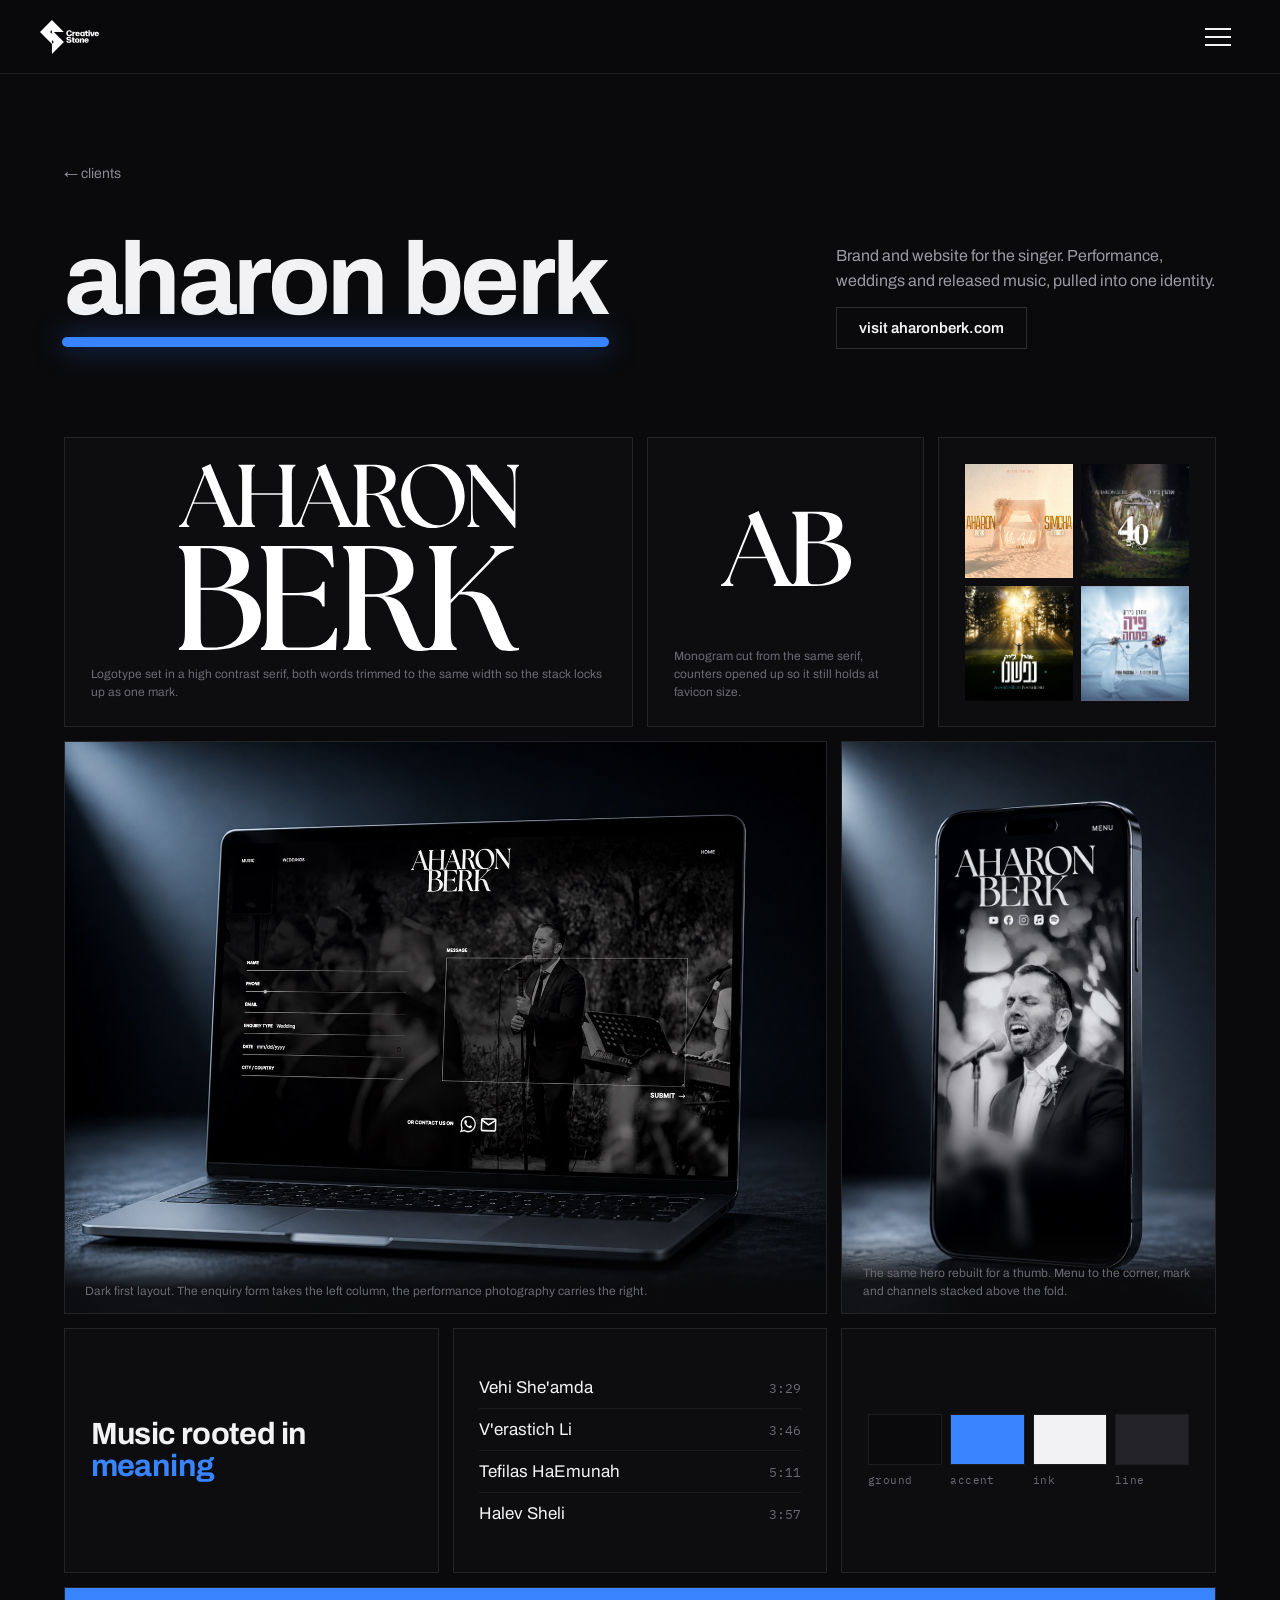
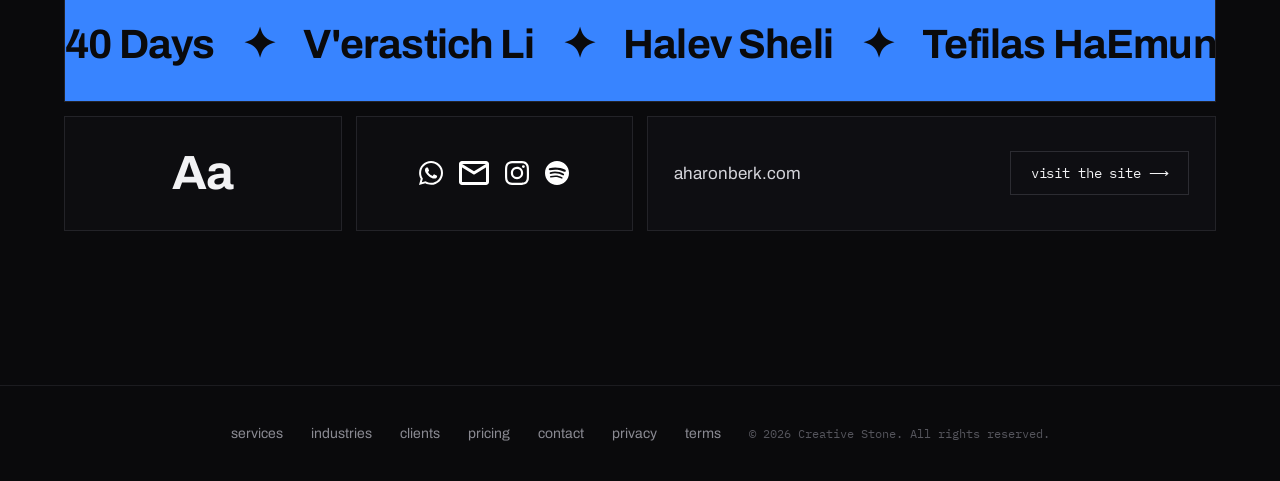
<file: aharon-berk.html>
<!DOCTYPE html>
<html lang="en">
<head>
<meta charset="utf-8">
<meta name="viewport" content="width=device-width, initial-scale=1">
<link rel="icon" href="assets/favicon.png" type="image/png">
<script>
  !function(t,e){var o,n,p,r;e.__SV||(window.posthog=e,e._i=[],e.init=function(i,s,a){function g(t,e){var o=e.split(".");2==o.length&&(t=t[o[0]],e=o[1]),t[e]=function(){t.uid.push([e].concat(Array.prototype.slice.call(arguments,0)))}}(p=t.createElement("script")).type="text/javascript",p.crossOrigin="anonymous",p.async=!0,p.src=s.api_host.replace(".i.posthog.com","-assets.i.posthog.com")+"/static/array.js",(r=t.getElementsByTagName("script")[0]).parentNode.insertBefore(p,r);var u=e;for(void 0!==a?u=e[a]=[]:a="posthog",u.people=u.people||[],u.toString=function(t){var e="posthog";return"posthog"!==a&&(e+="."+a),t||(e+=" (stub)"),e},u.people.toString=function(){return u.toString(1)+".people (stub)"},o="init capture register register_once register_for_session unregister unregister_for_session getFeatureFlag getFeatureFlagPayload isFeatureEnabled reloadFeatureFlags updateEarlyAccessFeatureEnrollment getEarlyAccessFeatures on onFeatureFlags onSessionId getSurveys getActiveMatchingSurveys renderSurvey canRenderSurvey getNextSurveyStep identify setPersonProperties group resetGroups setPersonPropertiesForFlags resetPersonPropertiesForFlags setGroupPropertiesForFlags resetGroupPropertiesForFlags reset get_distinct_id getGroups get_session_id get_session_replay_url alias set_config startSessionRecording stopSessionRecording sessionRecordingStarted captureException loadToolbar get_property getSessionProperty createPersonProfile opt_in_capturing opt_out_capturing has_opted_in_capturing has_opted_out_capturing clear_opt_in_out_capturing debug".split(" "),n=0;n<o.length;n++)g(u,o[n]);e._i.push([i,s,a])},e.__SV=1)}(document,window.posthog||[]);
  posthog.init('phc_B52YjY34fuUH8UAy9NRpbMeyKHjL8NgUHdQLBUpmoetk', {
      api_host: 'https://us.i.posthog.com',
      person_profiles: 'identified_only'
  })
</script>
<title>Aharon Berk | Creative Stone</title>
<meta property="og:image" content="https://www.thecreativestone.net/assets/og-image.png">
<meta property="og:image:width" content="1200">
<meta property="og:image:height" content="630">
<meta name="twitter:card" content="summary_large_image">
<meta name="twitter:image" content="https://www.thecreativestone.net/assets/og-image.png">
<link rel="preconnect" href="https://fonts.googleapis.com">
<link rel="preconnect" href="https://fonts.gstatic.com" crossorigin>
<link href="https://fonts.googleapis.com/css2?family=Archivo:wght@400;500;600;700&family=IBM+Plex+Mono:wght@400;500&display=swap" rel="stylesheet">
<link rel="stylesheet" href="styles.css">
</head>
<body>

<!-- ============ NAV ============ -->
<!-- Same header/burger/drawer as the rest of the site; script.js drives all
     three off #siteHeader/#navToggle. -->
<header id="siteHeader" style="position: fixed; top: 0; left: 0; right: 0; z-index: 50; display: flex; align-items: center; justify-content: space-between; height: 74px; padding: 0 40px; background: rgba(10, 10, 12, 0.72); backdrop-filter: blur(16px); -webkit-backdrop-filter: blur(16px); border-bottom: 1px solid #1c1c20;">
  <a href="/" style="display: flex; align-items: center;">
    <img src="assets/logo.svg" alt="Creative Stone" style="height: 34px; width: auto; display: block;">
  </a>
  <div style="display: flex; align-items: center; gap: 10px;">
    <nav style="display: flex; align-items: center; gap: 0; overflow: hidden;">
      <a href="/#services" class="btn-outline nav-item" style="width: 150px; font-size: 20px; font-weight: 600; transition-delay: 0.18s;">
        <span class="nav-slide-label nav-slide-original">services</span>
        <span class="nav-slide-label nav-slide-duplicate">services</span>
      </a>
      <a href="/#industries" class="btn-outline nav-item" style="width: 170px; font-size: 20px; font-weight: 600; transition-delay: 0.12s;">
        <span class="nav-slide-label nav-slide-original">industries</span>
        <span class="nav-slide-label nav-slide-duplicate">industries</span>
      </a>
      <a href="/clients" class="btn-outline nav-item" style="width: 135px; font-size: 20px; font-weight: 600; transition-delay: 0.06s;">
        <span class="nav-slide-label nav-slide-original">clients</span>
        <span class="nav-slide-label nav-slide-duplicate">clients</span>
      </a>
      <a href="/plans" class="btn-outline nav-item" style="width: 135px; font-size: 20px; font-weight: 600; transition-delay: 0s;">
        <span class="nav-slide-label nav-slide-original">pricing</span>
        <span class="nav-slide-label nav-slide-duplicate">pricing</span>
      </a>
    </nav>
    <button id="navToggle" aria-expanded="false" aria-label="Toggle menu" style="background: none; border: none; cursor: pointer; display: flex; flex-direction: column; justify-content: center; align-items: center; gap: 6px; width: 44px; height: 44px; padding: 0; flex-shrink: 0;">
      <span class="burger-line"></span>
      <span class="burger-line"></span>
      <span class="burger-line"></span>
    </button>
  </div>
</header>

<!-- ============ CASE STUDY ============ -->
<main class="case-page">
  <a href="/clients" class="case-back">&larr; clients</a>

  <div class="case-hero">
    <div>
      <h1 class="case-hero__title">aharon berk</h1>
    </div>
    <div class="case-hero__meta">
      <p class="case-hero__note">Brand and website for the singer. Performance, weddings and released music, pulled into one identity.</p>
      <a href="https://aharonberk.com" class="btn-outline" target="_blank" rel="noopener noreferrer" style="padding: 12px 22px; font-size: 15px; font-weight: 600;">visit aharonberk.com</a>
    </div>
  </div>

  <div class="ab-bento">

    <figure class="ab-cell ab-cell--lockup reveal">
      <div class="ab-cell__body">
        <img class="ab-lockup-mark" src="assets/clients/aharon-berk/wordmark-aharon.svg" alt="Aharon logotype">
        <img class="ab-lockup-mark" src="assets/clients/aharon-berk/wordmark-berk.svg" alt="Berk logotype">
      </div>
      <p class="ab-caption">Logotype set in a high contrast serif, both words trimmed to the same width so the stack locks up as one mark.</p>
    </figure>

    <div class="ab-cell ab-cell--mark reveal">
      <div class="ab-cell__body">
        <img src="assets/clients/aharon-berk/monogram.svg" alt="AB monogram">
      </div>
      <p class="ab-caption">Monogram cut from the same serif, counters opened up so it still holds at favicon size.</p>
    </div>

    <div class="ab-cell ab-cell--releases reveal">
      <div class="ab-cell__body">
        <div class="ab-releases">
          <img src="assets/clients/aharon-berk/cover-mi-adir.jpg" alt="Mi Adir (Avdecha) cover" loading="lazy" decoding="async">
          <img src="assets/clients/aharon-berk/cover-40-days.webp" alt="40 Days cover" loading="lazy" decoding="async">
          <img src="assets/clients/aharon-berk/cover-nafsheinu.webp" alt="Nafsheinu cover" loading="lazy" decoding="async">
          <img src="assets/clients/aharon-berk/cover-piha-pascha.webp" alt="Piha Pascha cover" loading="lazy" decoding="async">
        </div>
      </div>
    </div>

    <!-- The site itself, desktop and mobile, from Pics/AB. -->
    <figure class="ab-cell ab-cell--screen reveal">
      <div class="ab-cell__body">
        <img src="assets/clients/aharon-berk/site-desktop.jpg" alt="aharonberk.com contact page on a laptop" loading="lazy" decoding="async">
      </div>
      <p class="ab-caption">Dark first layout. The enquiry form takes the left column, the performance photography carries the right.</p>
    </figure>

    <figure class="ab-cell ab-cell--screen-alt reveal">
      <div class="ab-cell__body">
        <img src="assets/clients/aharon-berk/site-mobile.jpg" alt="aharonberk.com home screen on a phone" loading="lazy" decoding="async">
      </div>
      <p class="ab-caption">The same hero rebuilt for a thumb. Menu to the corner, mark and channels stacked above the fold.</p>
    </figure>

    <div class="ab-cell ab-cell--say reveal">
      <div class="ab-cell__body">
        <p class="ab-say">Music rooted in <em>meaning</em></p>
      </div>
    </div>

    <div class="ab-cell ab-cell--tracks reveal">
      <div class="ab-cell__body">
          <div class="ab-track"><span>Vehi She'amda</span><span>3:29</span></div>
          <div class="ab-track"><span>V'erastich Li</span><span>3:46</span></div>
          <div class="ab-track"><span>Tefilas HaEmunah</span><span>5:11</span></div>
          <div class="ab-track"><span>Halev Sheli</span><span>3:57</span></div>
      </div>
    </div>

    <div class="ab-cell ab-cell--palette reveal">
      <div class="ab-cell__body">
        <div class="ab-swatches">
            <div class="ab-swatch"><i style="background: #0a0a0c;"></i><span>ground</span></div>
            <div class="ab-swatch"><i style="background: #3884ff;"></i><span>accent</span></div>
            <div class="ab-swatch"><i style="background: #f2f2f4;"></i><span>ink</span></div>
            <div class="ab-swatch"><i style="background: #232328;"></i><span>line</span></div>
        </div>
      </div>
    </div>

    <div class="ab-cell ab-cell--ticker reveal">
      <div class="ab-cell__body">
        <div class="ab-ticker">
          <div class="ab-ticker__run">
            <div><span>40 Days</span><span>&#10022;</span><span>V'erastich Li</span><span>&#10022;</span><span>Halev Sheli</span><span>&#10022;</span><span>Tefilas HaEmunah</span><span>&#10022;</span><span>Nafsheinu</span><span>&#10022;</span><span>Piha Pascha</span><span>&#10022;</span><span>Keitzad</span><span>&#10022;</span><span>Lecha Dodi</span><span>&#10022;</span></div>
            <div aria-hidden="true"><span>40 Days</span><span>&#10022;</span><span>V'erastich Li</span><span>&#10022;</span><span>Halev Sheli</span><span>&#10022;</span><span>Tefilas HaEmunah</span><span>&#10022;</span><span>Nafsheinu</span><span>&#10022;</span><span>Piha Pascha</span><span>&#10022;</span><span>Keitzad</span><span>&#10022;</span><span>Lecha Dodi</span><span>&#10022;</span></div>
          </div>
        </div>
      </div>
    </div>

    <div class="ab-cell ab-cell--type reveal">
      <div class="ab-cell__body">
        <span class="ab-type-specimen">Aa</span>
      </div>
    </div>

    <div class="ab-cell ab-cell--icons reveal">
      <div class="ab-cell__body">
        <img src="assets/clients/aharon-berk/icon-whatsapp.svg" alt="WhatsApp">
        <img src="assets/clients/aharon-berk/icon-email.svg" alt="Email">
        <img src="assets/clients/aharon-berk/icon-instagram.svg" alt="Instagram">
        <img src="assets/clients/aharon-berk/icon-spotify.svg" alt="Spotify">
      </div>
    </div>

    <div class="ab-cell ab-cell--site reveal">
      <div class="ab-cell__body">
        <span class="ab-site__url">aharonberk.com</span>
        <a class="ab-site__link" href="https://aharonberk.com" target="_blank" rel="noopener noreferrer">visit the site &#10230;</a>
      </div>
    </div>

  </div>

</main>

<footer style="border-top: 1px solid #1c1c20; padding: 40px; display: flex; flex-wrap: wrap; align-items: center; justify-content: center; gap: 20px 28px;">
  <nav style="display: flex; gap: 28px; font-size: 14px;">
    <a href="/#services" style="color: #8a8a92;">services</a>
    <a href="/#industries" style="color: #8a8a92;">industries</a>
    <a href="/clients" style="color: #8a8a92;">clients</a>
    <a href="/plans" style="color: #8a8a92;">pricing</a>
    <a href="/#contact" style="color: #8a8a92;">contact</a>
    <a href="/privacy" style="color: #8a8a92;">privacy</a>
    <a href="/terms" style="color: #8a8a92;">terms</a>
  </nav>
  <span style="font-family: 'IBM Plex Mono', monospace; font-size: 12px; color: #55555c;">&copy; 2026 Creative Stone. All rights reserved.</span>
</footer>

<script src="script.js"></script>
</body>
</html>
</file>
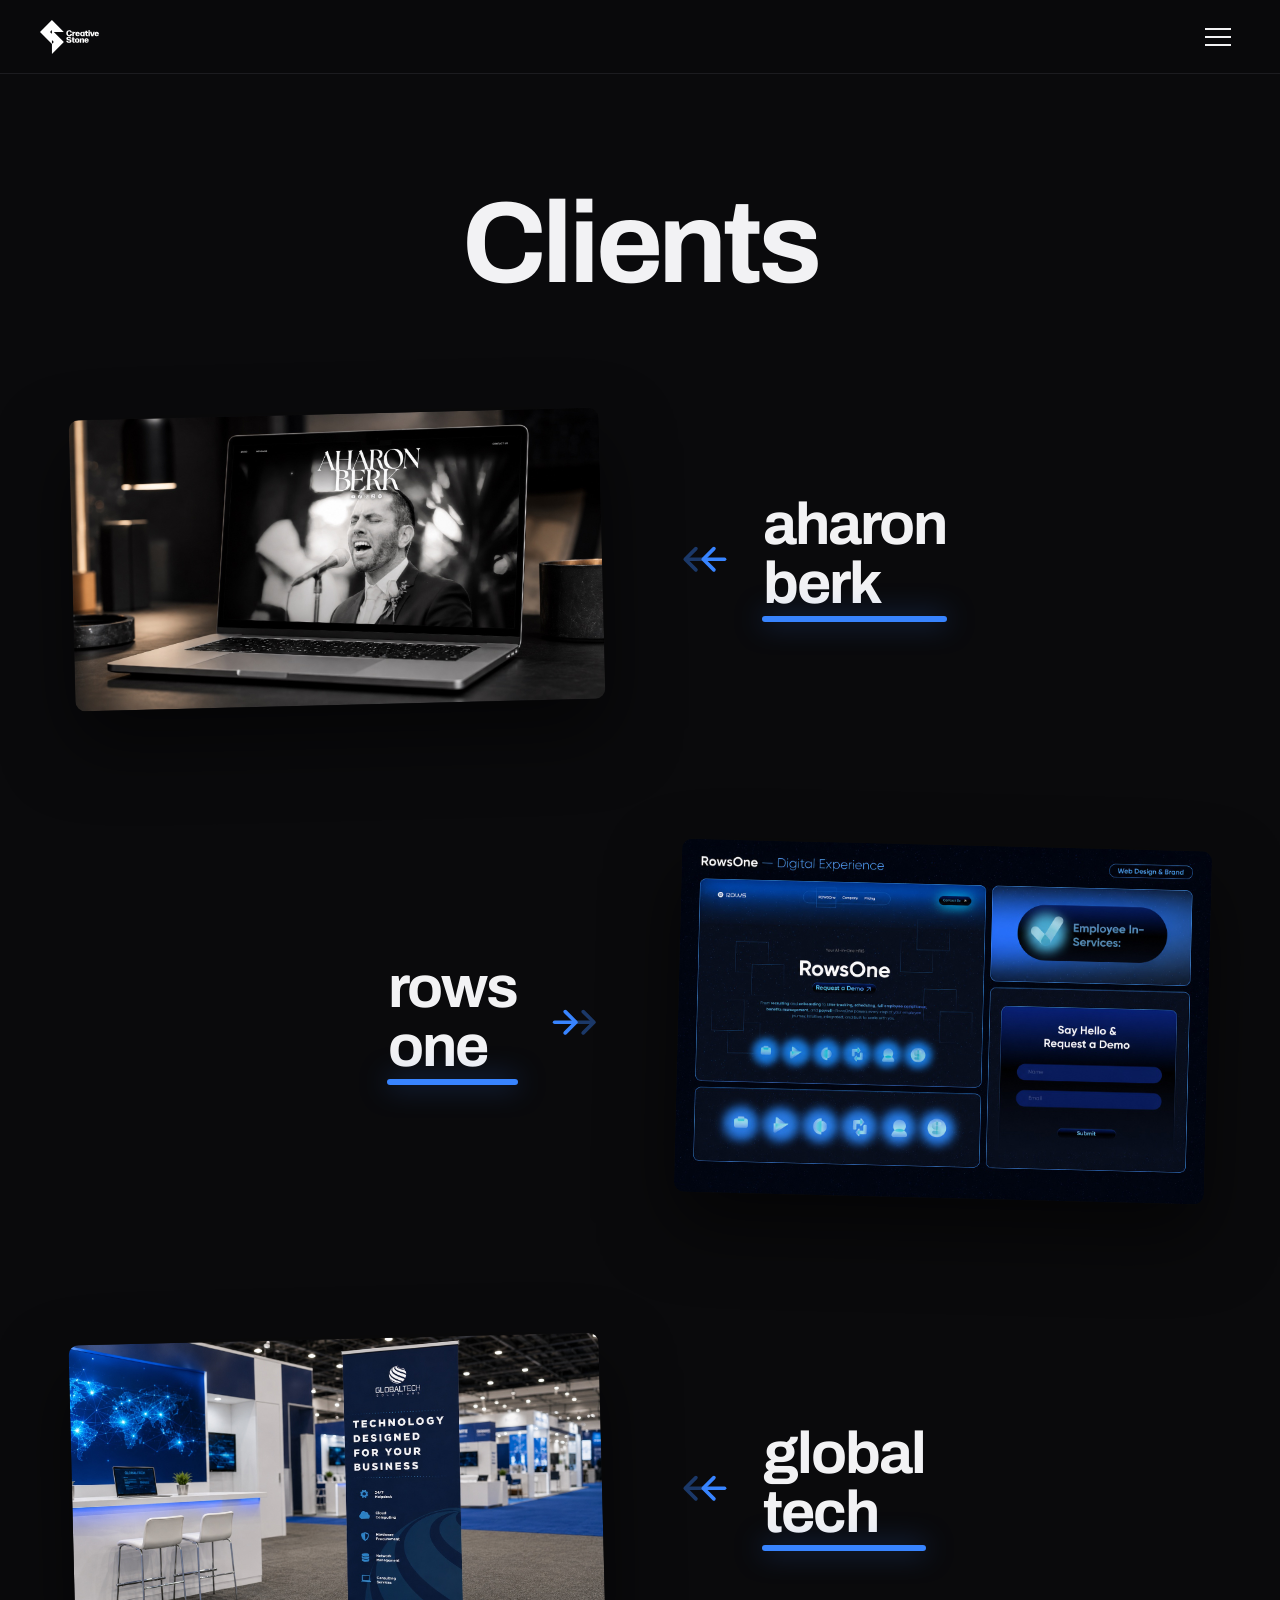
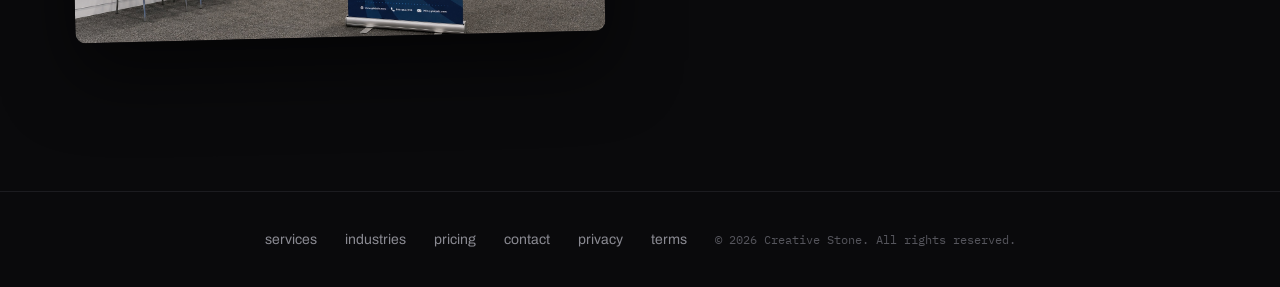
<file: clients.html>
<!DOCTYPE html>
<html lang="en">
<head>
<meta charset="utf-8">
<meta name="viewport" content="width=device-width, initial-scale=1">
<link rel="icon" href="assets/favicon.png" type="image/png">
<script>
  !function(t,e){var o,n,p,r;e.__SV||(window.posthog=e,e._i=[],e.init=function(i,s,a){function g(t,e){var o=e.split(".");2==o.length&&(t=t[o[0]],e=o[1]),t[e]=function(){t.uid.push([e].concat(Array.prototype.slice.call(arguments,0)))}}(p=t.createElement("script")).type="text/javascript",p.crossOrigin="anonymous",p.async=!0,p.src=s.api_host.replace(".i.posthog.com","-assets.i.posthog.com")+"/static/array.js",(r=t.getElementsByTagName("script")[0]).parentNode.insertBefore(p,r);var u=e;for(void 0!==a?u=e[a]=[]:a="posthog",u.people=u.people||[],u.toString=function(t){var e="posthog";return"posthog"!==a&&(e+="."+a),t||(e+=" (stub)"),e},u.people.toString=function(){return u.toString(1)+".people (stub)"},o="init capture register register_once register_for_session unregister unregister_for_session getFeatureFlag getFeatureFlagPayload isFeatureEnabled reloadFeatureFlags updateEarlyAccessFeatureEnrollment getEarlyAccessFeatures on onFeatureFlags onSessionId getSurveys getActiveMatchingSurveys renderSurvey canRenderSurvey getNextSurveyStep identify setPersonProperties group resetGroups setPersonPropertiesForFlags resetPersonPropertiesForFlags setGroupPropertiesForFlags resetGroupPropertiesForFlags reset get_distinct_id getGroups get_session_id get_session_replay_url alias set_config startSessionRecording stopSessionRecording sessionRecordingStarted captureException loadToolbar get_property getSessionProperty createPersonProfile opt_in_capturing opt_out_capturing has_opted_in_capturing has_opted_out_capturing clear_opt_in_out_capturing debug".split(" "),n=0;n<o.length;n++)g(u,o[n]);e._i.push([i,s,a])},e.__SV=1)}(document,window.posthog||[]);
  posthog.init('phc_B52YjY34fuUH8UAy9NRpbMeyKHjL8NgUHdQLBUpmoetk', {
      api_host: 'https://us.i.posthog.com',
      person_profiles: 'identified_only'
  })
</script>
<title>Clients | Creative Stone</title>
<meta property="og:image" content="https://www.thecreativestone.net/assets/og-image.png">
<meta property="og:image:width" content="1200">
<meta property="og:image:height" content="630">
<meta name="twitter:card" content="summary_large_image">
<meta name="twitter:image" content="https://www.thecreativestone.net/assets/og-image.png">
<link rel="preconnect" href="https://fonts.googleapis.com">
<link rel="preconnect" href="https://fonts.gstatic.com" crossorigin>
<link href="https://fonts.googleapis.com/css2?family=Archivo:wght@400;500;600;700&family=IBM+Plex+Mono:wght@400;500&display=swap" rel="stylesheet">
<link rel="stylesheet" href="styles.css">
</head>
<body>

<!-- ============ NAV ============ -->
<!-- Same header, burger and drawer as index.html — script.js drives all three
     off #siteHeader/#navToggle, so this page gets them by carrying the same
     markup. The section links point back at index.html's anchors; "clients" is
     this page and stays in the list so the nav never loses an item mid-site. -->
<header id="siteHeader" style="position: fixed; top: 0; left: 0; right: 0; z-index: 50; display: flex; align-items: center; justify-content: space-between; height: 74px; padding: 0 40px; background: rgba(10, 10, 12, 0.72); backdrop-filter: blur(16px); -webkit-backdrop-filter: blur(16px); border-bottom: 1px solid #1c1c20;">
  <a href="/" style="display: flex; align-items: center;">
    <img src="assets/logo.svg" alt="Creative Stone" style="height: 34px; width: auto; display: block;">
  </a>
  <div style="display: flex; align-items: center; gap: 10px;">
    <nav style="display: flex; align-items: center; gap: 0; overflow: hidden;">
      <a href="/#services" class="btn-outline nav-item" style="width: 150px; font-size: 20px; font-weight: 600; transition-delay: 0.18s;">
        <span class="nav-slide-label nav-slide-original">services</span>
        <span class="nav-slide-label nav-slide-duplicate">services</span>
      </a>
      <a href="/#industries" class="btn-outline nav-item" style="width: 170px; font-size: 20px; font-weight: 600; transition-delay: 0.12s;">
        <span class="nav-slide-label nav-slide-original">industries</span>
        <span class="nav-slide-label nav-slide-duplicate">industries</span>
      </a>
      <a href="/clients" class="btn-outline nav-item" style="width: 135px; font-size: 20px; font-weight: 600; transition-delay: 0.06s;">
        <span class="nav-slide-label nav-slide-original">clients</span>
        <span class="nav-slide-label nav-slide-duplicate">clients</span>
      </a>
      <a href="/plans" class="btn-outline nav-item" style="width: 135px; font-size: 20px; font-weight: 600; transition-delay: 0s;">
        <span class="nav-slide-label nav-slide-original">pricing</span>
        <span class="nav-slide-label nav-slide-duplicate">pricing</span>
      </a>
    </nav>
    <button id="navToggle" aria-expanded="false" aria-label="Toggle menu" style="background: none; border: none; cursor: pointer; display: flex; flex-direction: column; justify-content: center; align-items: center; gap: 6px; width: 44px; height: 44px; padding: 0; flex-shrink: 0;">
      <span class="burger-line"></span>
      <span class="burger-line"></span>
      <span class="burger-line"></span>
    </button>
  </div>
</header>

<!-- ============ CLIENTS ============ -->
<main class="clients-page">
  <h1 class="clients-page__title">Clients</h1>

  <div class="clients-list">
      <a class="client-row client-row--link reveal" href="/aharon-berk" style="animation-delay: 0.00s;" aria-label="Aharon Berk case study">
        <figure class="client-row__media noise-spot">
          <img src="assets/portfolio/01-aharon-berk-laptop.jpg" alt="Aharon Berk site on a laptop" loading="lazy" decoding="async">
        </figure>
        <div class="client-row__label">
          <span class="client-row__arrows" aria-hidden="true">
            <svg viewBox="0 0 24 24" fill="none" stroke="currentColor" stroke-width="2.4" stroke-linecap="round" stroke-linejoin="round"><path d="M5 12h13"/><path d="m12 5 7 7-7 7"/></svg>
            <svg viewBox="0 0 24 24" fill="none" stroke="currentColor" stroke-width="2.4" stroke-linecap="round" stroke-linejoin="round"><path d="M5 12h13"/><path d="m12 5 7 7-7 7"/></svg>
          </span>
          <h2 class="client-row__name">Aharon<br>Berk</h2>
        </div>
      </a>
      <a class="client-row client-row--link reveal" href="/rows-one" style="animation-delay: 0.06s;" aria-label="Rows One case study">
        <figure class="client-row__media noise-spot">
          <img src="assets/portfolio/03-rowsone-digital.jpg" alt="RowsOne digital experience" loading="lazy" decoding="async">
        </figure>
        <div class="client-row__label">
          <span class="client-row__arrows" aria-hidden="true">
            <svg viewBox="0 0 24 24" fill="none" stroke="currentColor" stroke-width="2.4" stroke-linecap="round" stroke-linejoin="round"><path d="M5 12h13"/><path d="m12 5 7 7-7 7"/></svg>
            <svg viewBox="0 0 24 24" fill="none" stroke="currentColor" stroke-width="2.4" stroke-linecap="round" stroke-linejoin="round"><path d="M5 12h13"/><path d="m12 5 7 7-7 7"/></svg>
          </span>
          <h2 class="client-row__name">Rows<br>One</h2>
        </div>
      </a>
      <a class="client-row client-row--link reveal" href="/global-tech" style="animation-delay: 0.00s;" aria-label="Global Tech case study">
        <figure class="client-row__media noise-spot">
          <img src="assets/portfolio/07-globaltech-banner.jpg" alt="GlobalTech trade show banner" loading="lazy" decoding="async">
        </figure>
        <div class="client-row__label">
          <span class="client-row__arrows" aria-hidden="true">
            <svg viewBox="0 0 24 24" fill="none" stroke="currentColor" stroke-width="2.4" stroke-linecap="round" stroke-linejoin="round"><path d="M5 12h13"/><path d="m12 5 7 7-7 7"/></svg>
            <svg viewBox="0 0 24 24" fill="none" stroke="currentColor" stroke-width="2.4" stroke-linecap="round" stroke-linejoin="round"><path d="M5 12h13"/><path d="m12 5 7 7-7 7"/></svg>
          </span>
          <h2 class="client-row__name">Global<br>Tech</h2>
        </div>
      </a>
  </div>
</main>

<footer style="border-top: 1px solid #1c1c20; padding: 40px; display: flex; flex-wrap: wrap; align-items: center; justify-content: center; gap: 20px 28px;">
  <nav style="display: flex; gap: 28px; font-size: 14px;">
    <a href="/#services" style="color: #8a8a92;">services</a>
    <a href="/#industries" style="color: #8a8a92;">industries</a>
    <a href="/plans" style="color: #8a8a92;">pricing</a>
    <a href="/#contact" style="color: #8a8a92;">contact</a>
    <a href="/privacy" style="color: #8a8a92;">privacy</a>
    <a href="/terms" style="color: #8a8a92;">terms</a>
  </nav>
  <span style="font-family: 'IBM Plex Mono', monospace; font-size: 12px; color: #55555c;">&copy; 2026 Creative Stone. All rights reserved.</span>
</footer>

<script src="script.js"></script>
</body>
</html>
</file>
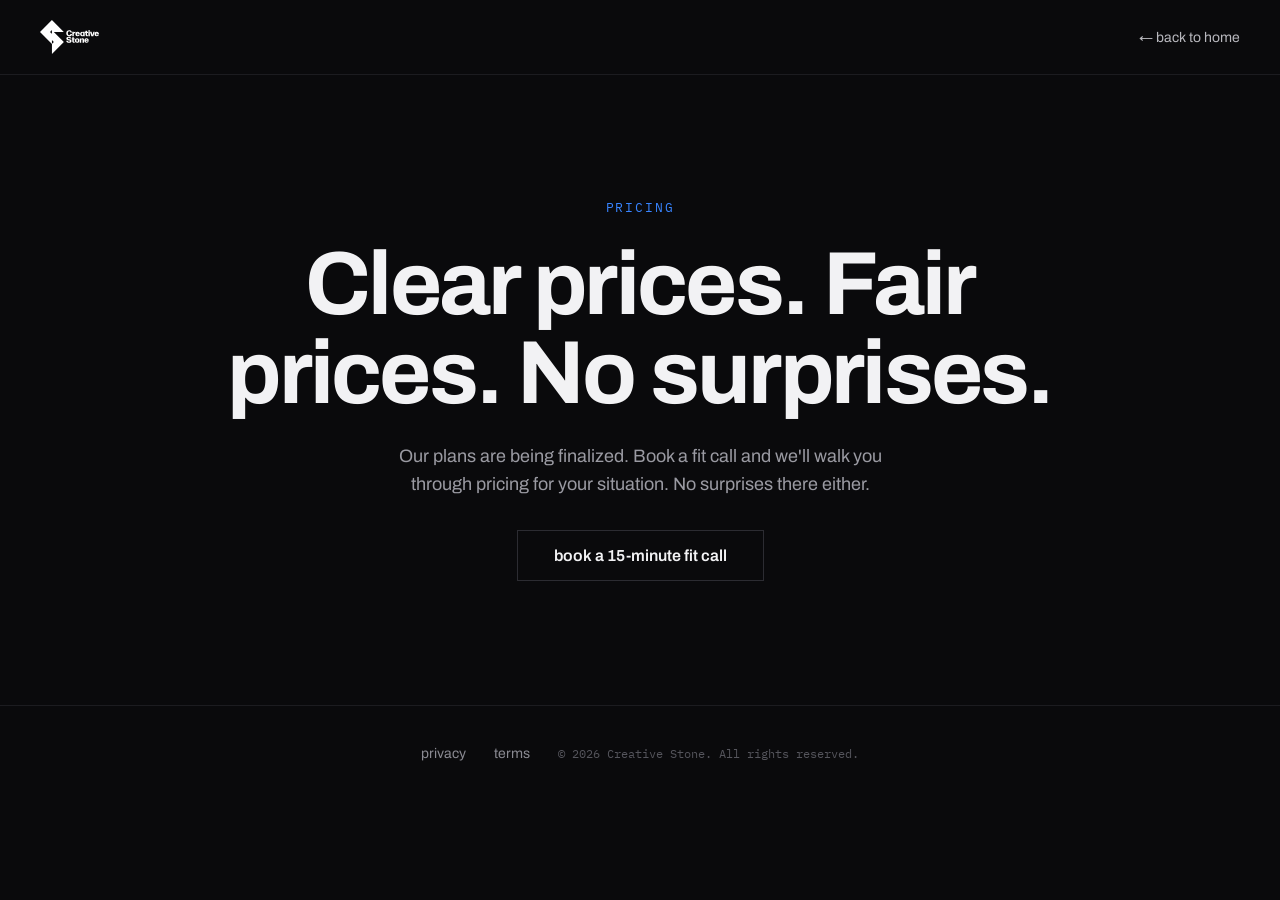
<file: plans.html>
<!DOCTYPE html>
<html lang="en">
<head>
<meta charset="utf-8">
<meta name="viewport" content="width=device-width, initial-scale=1">
<link rel="icon" href="assets/favicon.png" type="image/png">
<script>
  !function(t,e){var o,n,p,r;e.__SV||(window.posthog=e,e._i=[],e.init=function(i,s,a){function g(t,e){var o=e.split(".");2==o.length&&(t=t[o[0]],e=o[1]),t[e]=function(){t.uid.push([e].concat(Array.prototype.slice.call(arguments,0)))}}(p=t.createElement("script")).type="text/javascript",p.crossOrigin="anonymous",p.async=!0,p.src=s.api_host.replace(".i.posthog.com","-assets.i.posthog.com")+"/static/array.js",(r=t.getElementsByTagName("script")[0]).parentNode.insertBefore(p,r);var u=e;for(void 0!==a?u=e[a]=[]:a="posthog",u.people=u.people||[],u.toString=function(t){var e="posthog";return"posthog"!==a&&(e+="."+a),t||(e+=" (stub)"),e},u.people.toString=function(){return u.toString(1)+".people (stub)"},o="init capture register register_once register_for_session unregister unregister_for_session getFeatureFlag getFeatureFlagPayload isFeatureEnabled reloadFeatureFlags updateEarlyAccessFeatureEnrollment getEarlyAccessFeatures on onFeatureFlags onSessionId getSurveys getActiveMatchingSurveys renderSurvey canRenderSurvey getNextSurveyStep identify setPersonProperties group resetGroups setPersonPropertiesForFlags resetPersonPropertiesForFlags setGroupPropertiesForFlags resetGroupPropertiesForFlags reset get_distinct_id getGroups get_session_id get_session_replay_url alias set_config startSessionRecording stopSessionRecording sessionRecordingStarted captureException loadToolbar get_property getSessionProperty createPersonProfile opt_in_capturing opt_out_capturing has_opted_in_capturing has_opted_out_capturing clear_opt_in_out_capturing debug".split(" "),n=0;n<o.length;n++)g(u,o[n]);e._i.push([i,s,a])},e.__SV=1)}(document,window.posthog||[]);
  posthog.init('phc_B52YjY34fuUH8UAy9NRpbMeyKHjL8NgUHdQLBUpmoetk', {
      api_host: 'https://us.i.posthog.com',
      person_profiles: 'identified_only'
  })
</script>
<title>Plans | Creative Stone</title>
<meta property="og:image" content="https://www.thecreativestone.net/assets/og-image.png">
<meta property="og:image:width" content="1200">
<meta property="og:image:height" content="630">
<meta name="twitter:card" content="summary_large_image">
<meta name="twitter:image" content="https://www.thecreativestone.net/assets/og-image.png">
<link rel="preconnect" href="https://fonts.googleapis.com">
<link rel="preconnect" href="https://fonts.gstatic.com" crossorigin>
<link href="https://fonts.googleapis.com/css2?family=Archivo:wght@400;500;600;700&family=IBM+Plex+Mono:wght@400;500&display=swap" rel="stylesheet">
<link rel="stylesheet" href="styles.css">
</head>
<body>

<header style="display: flex; align-items: center; justify-content: space-between; padding: 20px 40px; border-bottom: 1px solid #1c1c20;">
  <a href="/" style="display: flex; align-items: center;">
    <img src="assets/logo.svg" alt="Creative Stone" style="height: 34px; width: auto; display: block;">
  </a>
  <a href="/" style="color: #b8b8be; font-size: 14px;">← back to home</a>
</header>

<section style="min-height: 70vh; display: flex; flex-direction: column; align-items: center; justify-content: center; text-align: center; padding: 80px 40px; gap: 24px;">
  <p style="font-family: 'IBM Plex Mono', monospace; font-size: 13px; letter-spacing: 0.14em; text-transform: uppercase; color: var(--accent); margin: 0;">pricing</p>
  <h1 style="font-size: clamp(44px, 7vw, 96px); line-height: 1.0; letter-spacing: -0.03em; font-weight: 700; margin: 0; max-width: 900px;">Clear prices. Fair prices. No surprises.</h1>
  <p style="font-size: 18px; line-height: 1.55; color: #9a9aa2; margin: 0; max-width: 520px; text-wrap: pretty;">Our plans are being finalized. Book a fit call and we'll walk you through pricing for your situation. No surprises there either.</p>
  <a href="/#contact" class="btn-primary" style="display: inline-flex; align-items: center; gap: 10px; padding: 16px 36px; border-radius: 0; font-weight: 600; font-size: 16px; margin-top: 8px;">book a 15-minute fit call</a>
</section>

<footer style="border-top: 1px solid #1c1c20; padding: 40px; display: flex; flex-wrap: wrap; align-items: center; justify-content: center; gap: 20px 28px;">
  <nav style="display: flex; gap: 28px; font-size: 14px;">
    <a href="/privacy" style="color: #8a8a92;">privacy</a>
    <a href="/terms" style="color: #8a8a92;">terms</a>
  </nav>
  <span style="font-family: 'IBM Plex Mono', monospace; font-size: 12px; color: #55555c;">© 2026 Creative Stone. All rights reserved.</span>
</footer>

</body>
</html>
</file>
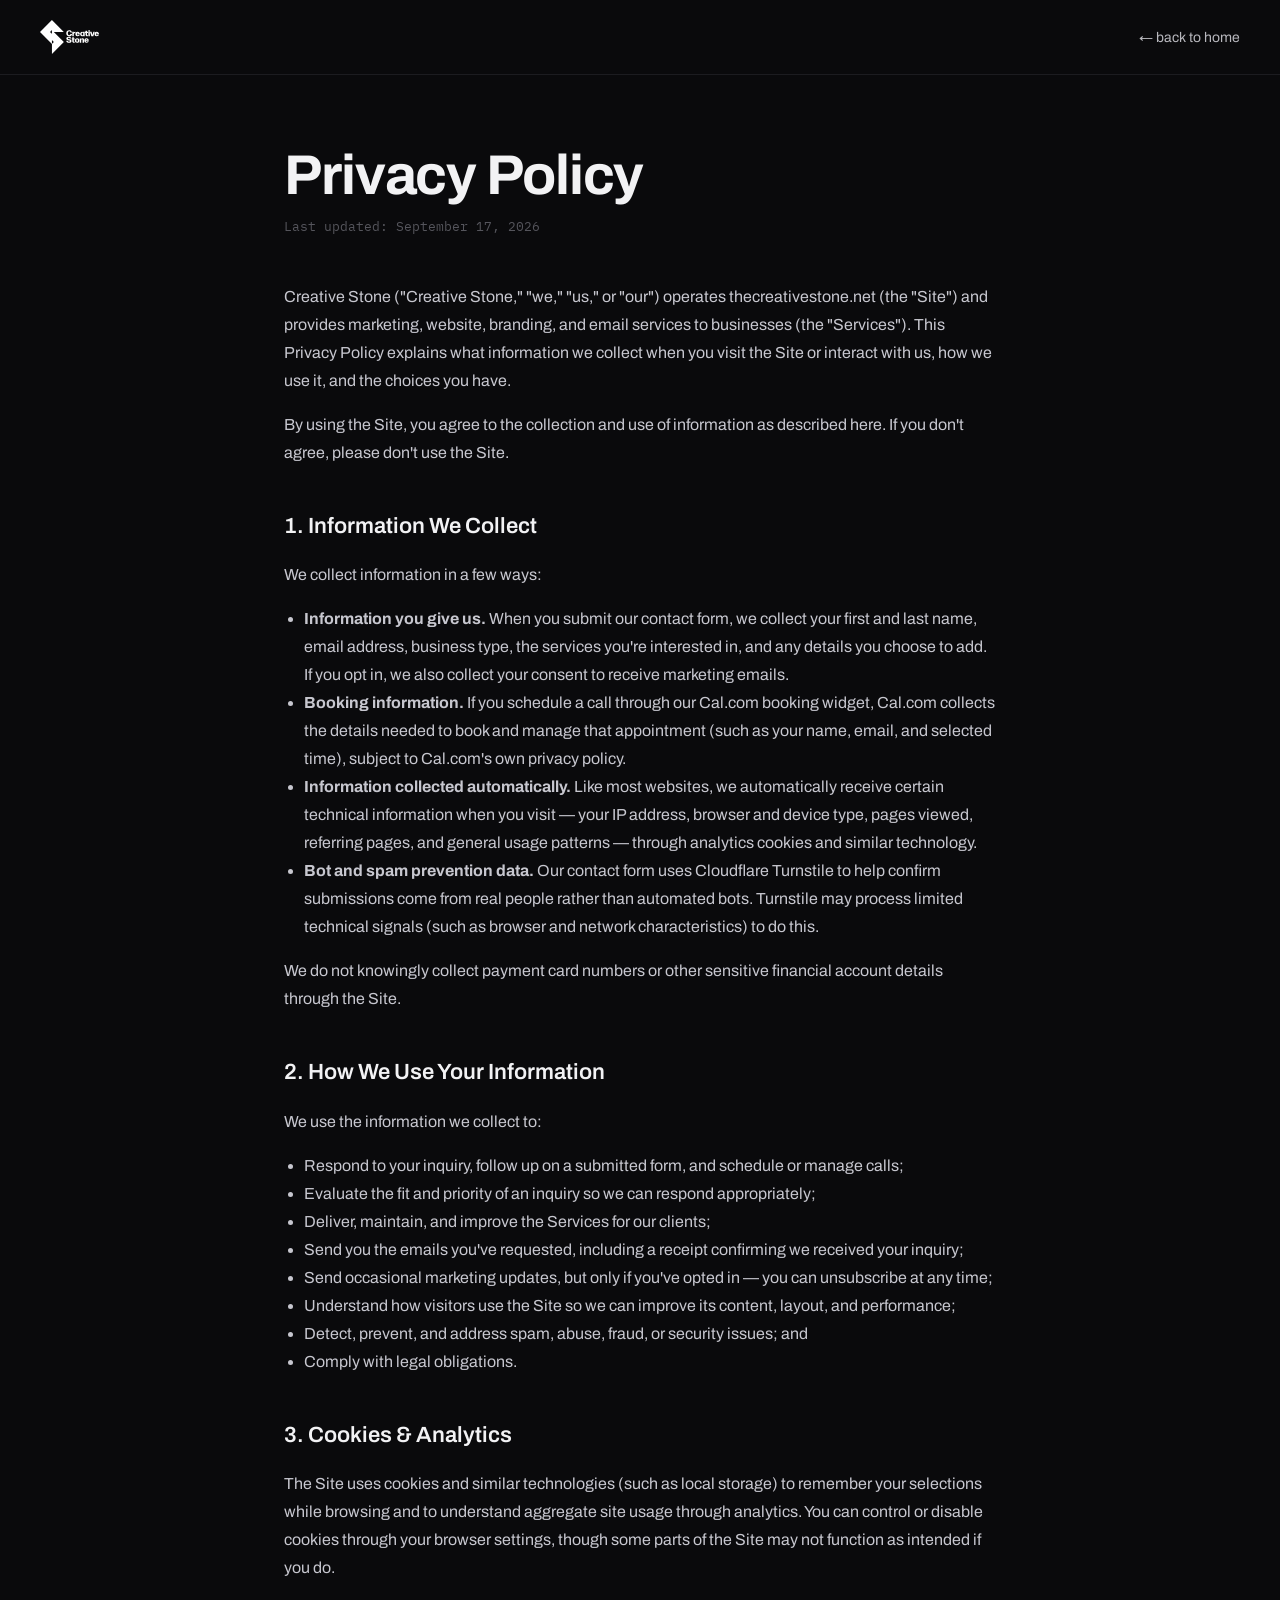
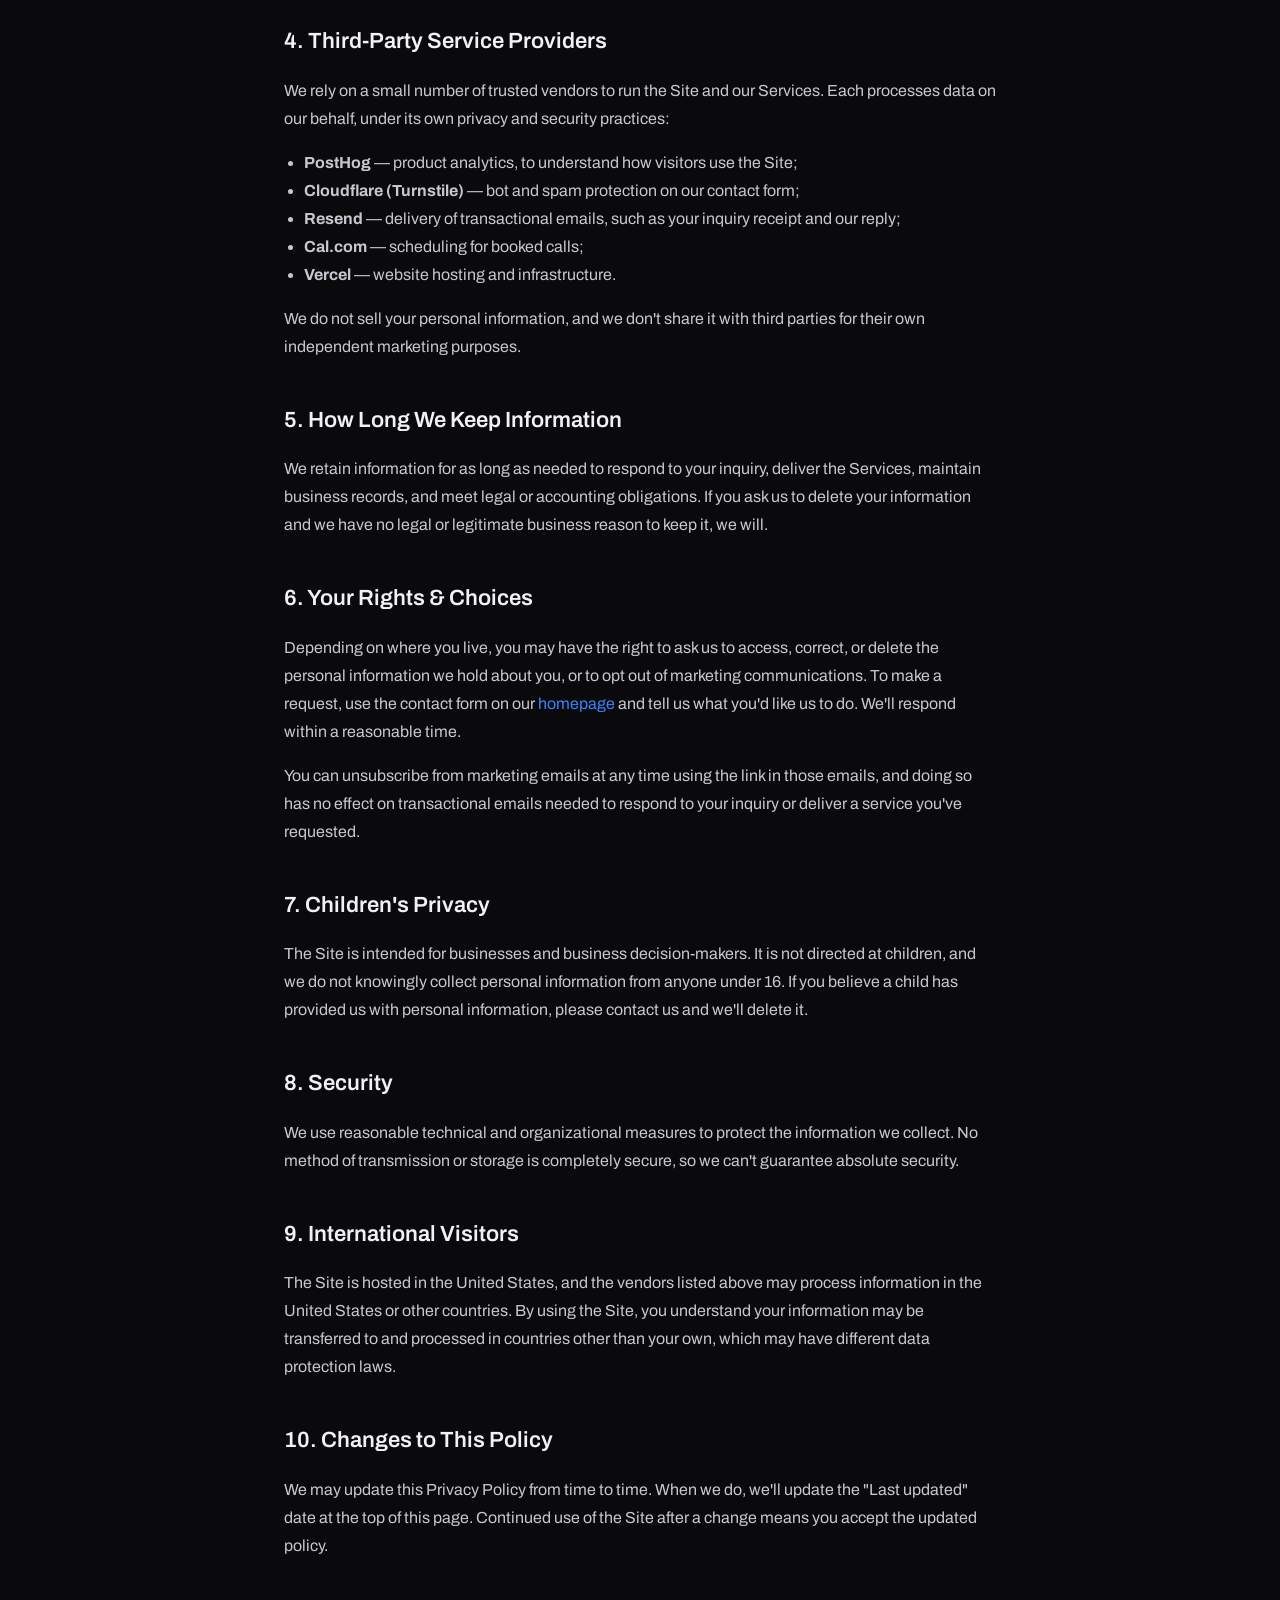
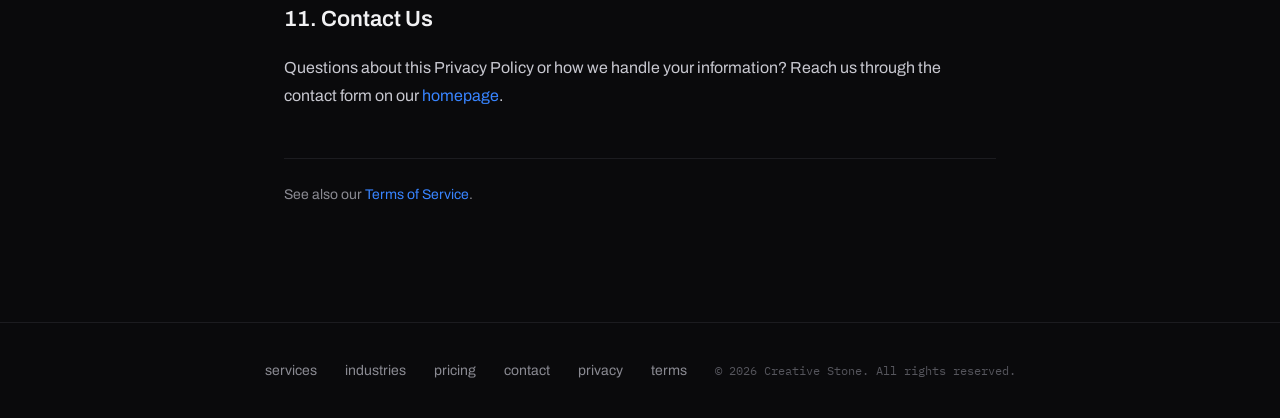
<file: privacy.html>
<!DOCTYPE html>
<html lang="en">
<head>
<meta charset="utf-8">
<meta name="viewport" content="width=device-width, initial-scale=1">
<link rel="icon" href="assets/favicon.png" type="image/png">
<script>
  !function(t,e){var o,n,p,r;e.__SV||(window.posthog=e,e._i=[],e.init=function(i,s,a){function g(t,e){var o=e.split(".");2==o.length&&(t=t[o[0]],e=o[1]),t[e]=function(){t.uid.push([e].concat(Array.prototype.slice.call(arguments,0)))}}(p=t.createElement("script")).type="text/javascript",p.crossOrigin="anonymous",p.async=!0,p.src=s.api_host.replace(".i.posthog.com","-assets.i.posthog.com")+"/static/array.js",(r=t.getElementsByTagName("script")[0]).parentNode.insertBefore(p,r);var u=e;for(void 0!==a?u=e[a]=[]:a="posthog",u.people=u.people||[],u.toString=function(t){var e="posthog";return"posthog"!==a&&(e+="."+a),t||(e+=" (stub)"),e},u.people.toString=function(){return u.toString(1)+".people (stub)"},o="init capture register register_once register_for_session unregister unregister_for_session getFeatureFlag getFeatureFlagPayload isFeatureEnabled reloadFeatureFlags updateEarlyAccessFeatureEnrollment getEarlyAccessFeatures on onFeatureFlags onSessionId getSurveys getActiveMatchingSurveys renderSurvey canRenderSurvey getNextSurveyStep identify setPersonProperties group resetGroups setPersonPropertiesForFlags resetPersonPropertiesForFlags setGroupPropertiesForFlags resetGroupPropertiesForFlags reset get_distinct_id getGroups get_session_id get_session_replay_url alias set_config startSessionRecording stopSessionRecording sessionRecordingStarted captureException loadToolbar get_property getSessionProperty createPersonProfile opt_in_capturing opt_out_capturing has_opted_in_capturing has_opted_out_capturing clear_opt_in_out_capturing debug".split(" "),n=0;n<o.length;n++)g(u,o[n]);e._i.push([i,s,a])},e.__SV=1)}(document,window.posthog||[]);
  posthog.init('phc_B52YjY34fuUH8UAy9NRpbMeyKHjL8NgUHdQLBUpmoetk', {
      api_host: 'https://us.i.posthog.com',
      person_profiles: 'identified_only'
  })
</script>
<title>Privacy Policy | Creative Stone</title>
<meta name="description" content="How Creative Stone collects, uses, and protects information from visitors and clients of thecreativestone.net.">
<meta property="og:image" content="https://www.thecreativestone.net/assets/og-image.png">
<meta property="og:image:width" content="1200">
<meta property="og:image:height" content="630">
<meta name="twitter:card" content="summary_large_image">
<meta name="twitter:image" content="https://www.thecreativestone.net/assets/og-image.png">
<link rel="preconnect" href="https://fonts.googleapis.com">
<link rel="preconnect" href="https://fonts.gstatic.com" crossorigin>
<link href="https://fonts.googleapis.com/css2?family=Archivo:wght@400;500;600;700&family=IBM+Plex+Mono:wght@400;500&display=swap" rel="stylesheet">
<link rel="stylesheet" href="styles.css">
</head>
<body>

<header style="display: flex; align-items: center; justify-content: space-between; padding: 20px 40px; border-bottom: 1px solid #1c1c20;">
  <a href="/" style="display: flex; align-items: center;">
    <img src="assets/logo.svg" alt="Creative Stone" style="height: 34px; width: auto; display: block;">
  </a>
  <a href="/" style="color: #b8b8be; font-size: 14px;">← back to home</a>
</header>

<main style="max-width: 760px; margin: 0 auto; padding: 72px 24px 100px;">
  <h1 style="font-size: clamp(36px, 5vw, 56px); line-height: 1.05; letter-spacing: -0.02em; font-weight: 700; margin: 0 0 12px;">Privacy Policy</h1>
  <p style="font-family: 'IBM Plex Mono', monospace; font-size: 13px; color: #55555c; margin: 0 0 48px;">Last updated: September 17, 2026</p>

  <div style="color: #c7c7cf; font-size: 16px; line-height: 1.75;">

    <p>Creative Stone ("Creative Stone," "we," "us," or "our") operates thecreativestone.net (the "Site") and provides marketing, website, branding, and email services to businesses (the "Services"). This Privacy Policy explains what information we collect when you visit the Site or interact with us, how we use it, and the choices you have.</p>

    <p>By using the Site, you agree to the collection and use of information as described here. If you don't agree, please don't use the Site.</p>

    <h2 style="color: #f2f2f4; font-size: 22px; font-weight: 600; margin: 40px 0 12px;">1. Information We Collect</h2>
    <p>We collect information in a few ways:</p>
    <ul style="margin: 0 0 16px; padding-left: 20px;">
      <li><strong>Information you give us.</strong> When you submit our contact form, we collect your first and last name, email address, business type, the services you're interested in, and any details you choose to add. If you opt in, we also collect your consent to receive marketing emails.</li>
      <li><strong>Booking information.</strong> If you schedule a call through our Cal.com booking widget, Cal.com collects the details needed to book and manage that appointment (such as your name, email, and selected time), subject to Cal.com's own privacy policy.</li>
      <li><strong>Information collected automatically.</strong> Like most websites, we automatically receive certain technical information when you visit — your IP address, browser and device type, pages viewed, referring pages, and general usage patterns — through analytics cookies and similar technology.</li>
      <li><strong>Bot and spam prevention data.</strong> Our contact form uses Cloudflare Turnstile to help confirm submissions come from real people rather than automated bots. Turnstile may process limited technical signals (such as browser and network characteristics) to do this.</li>
    </ul>
    <p>We do not knowingly collect payment card numbers or other sensitive financial account details through the Site.</p>

    <h2 style="color: #f2f2f4; font-size: 22px; font-weight: 600; margin: 40px 0 12px;">2. How We Use Your Information</h2>
    <p>We use the information we collect to:</p>
    <ul style="margin: 0 0 16px; padding-left: 20px;">
      <li>Respond to your inquiry, follow up on a submitted form, and schedule or manage calls;</li>
      <li>Evaluate the fit and priority of an inquiry so we can respond appropriately;</li>
      <li>Deliver, maintain, and improve the Services for our clients;</li>
      <li>Send you the emails you've requested, including a receipt confirming we received your inquiry;</li>
      <li>Send occasional marketing updates, but only if you've opted in — you can unsubscribe at any time;</li>
      <li>Understand how visitors use the Site so we can improve its content, layout, and performance;</li>
      <li>Detect, prevent, and address spam, abuse, fraud, or security issues; and</li>
      <li>Comply with legal obligations.</li>
    </ul>

    <h2 style="color: #f2f2f4; font-size: 22px; font-weight: 600; margin: 40px 0 12px;">3. Cookies &amp; Analytics</h2>
    <p>The Site uses cookies and similar technologies (such as local storage) to remember your selections while browsing and to understand aggregate site usage through analytics. You can control or disable cookies through your browser settings, though some parts of the Site may not function as intended if you do.</p>

    <h2 style="color: #f2f2f4; font-size: 22px; font-weight: 600; margin: 40px 0 12px;">4. Third-Party Service Providers</h2>
    <p>We rely on a small number of trusted vendors to run the Site and our Services. Each processes data on our behalf, under its own privacy and security practices:</p>
    <ul style="margin: 0 0 16px; padding-left: 20px;">
      <li><strong>PostHog</strong> — product analytics, to understand how visitors use the Site;</li>
      <li><strong>Cloudflare (Turnstile)</strong> — bot and spam protection on our contact form;</li>
      <li><strong>Resend</strong> — delivery of transactional emails, such as your inquiry receipt and our reply;</li>
      <li><strong>Cal.com</strong> — scheduling for booked calls;</li>
      <li><strong>Vercel</strong> — website hosting and infrastructure.</li>
    </ul>
    <p>We do not sell your personal information, and we don't share it with third parties for their own independent marketing purposes.</p>

    <h2 style="color: #f2f2f4; font-size: 22px; font-weight: 600; margin: 40px 0 12px;">5. How Long We Keep Information</h2>
    <p>We retain information for as long as needed to respond to your inquiry, deliver the Services, maintain business records, and meet legal or accounting obligations. If you ask us to delete your information and we have no legal or legitimate business reason to keep it, we will.</p>

    <h2 style="color: #f2f2f4; font-size: 22px; font-weight: 600; margin: 40px 0 12px;">6. Your Rights &amp; Choices</h2>
    <p>Depending on where you live, you may have the right to ask us to access, correct, or delete the personal information we hold about you, or to opt out of marketing communications. To make a request, use the contact form on our <a href="/#contact" style="color: var(--accent);">homepage</a> and tell us what you'd like us to do. We'll respond within a reasonable time.</p>
    <p>You can unsubscribe from marketing emails at any time using the link in those emails, and doing so has no effect on transactional emails needed to respond to your inquiry or deliver a service you've requested.</p>

    <h2 style="color: #f2f2f4; font-size: 22px; font-weight: 600; margin: 40px 0 12px;">7. Children's Privacy</h2>
    <p>The Site is intended for businesses and business decision-makers. It is not directed at children, and we do not knowingly collect personal information from anyone under 16. If you believe a child has provided us with personal information, please contact us and we'll delete it.</p>

    <h2 style="color: #f2f2f4; font-size: 22px; font-weight: 600; margin: 40px 0 12px;">8. Security</h2>
    <p>We use reasonable technical and organizational measures to protect the information we collect. No method of transmission or storage is completely secure, so we can't guarantee absolute security.</p>

    <h2 style="color: #f2f2f4; font-size: 22px; font-weight: 600; margin: 40px 0 12px;">9. International Visitors</h2>
    <p>The Site is hosted in the United States, and the vendors listed above may process information in the United States or other countries. By using the Site, you understand your information may be transferred to and processed in countries other than your own, which may have different data protection laws.</p>

    <h2 style="color: #f2f2f4; font-size: 22px; font-weight: 600; margin: 40px 0 12px;">10. Changes to This Policy</h2>
    <p>We may update this Privacy Policy from time to time. When we do, we'll update the "Last updated" date at the top of this page. Continued use of the Site after a change means you accept the updated policy.</p>

    <h2 style="color: #f2f2f4; font-size: 22px; font-weight: 600; margin: 40px 0 12px;">11. Contact Us</h2>
    <p>Questions about this Privacy Policy or how we handle your information? Reach us through the contact form on our <a href="/#contact" style="color: var(--accent);">homepage</a>.</p>

    <p style="margin-top: 48px; padding-top: 24px; border-top: 1px solid #1c1c20; font-size: 14px; color: #8a8a92;">See also our <a href="/terms" style="color: var(--accent);">Terms of Service</a>.</p>

  </div>
</main>

<footer style="border-top: 1px solid #1c1c20; padding: 40px; display: flex; flex-wrap: wrap; align-items: center; justify-content: center; gap: 20px 28px;">
  <nav style="display: flex; gap: 28px; font-size: 14px; flex-wrap: wrap; justify-content: center;">
    <a href="/#services" style="color: #8a8a92;">services</a>
    <a href="/#industries" style="color: #8a8a92;">industries</a>
    <a href="/plans" style="color: #8a8a92;">pricing</a>
    <a href="/#contact" style="color: #8a8a92;">contact</a>
    <a href="/privacy" style="color: #8a8a92;">privacy</a>
    <a href="/terms" style="color: #8a8a92;">terms</a>
  </nav>
  <span style="font-family: 'IBM Plex Mono', monospace; font-size: 12px; color: #55555c;">© 2026 Creative Stone. All rights reserved.</span>
</footer>

<script src="script.js"></script>
</body>
</html>
</file>
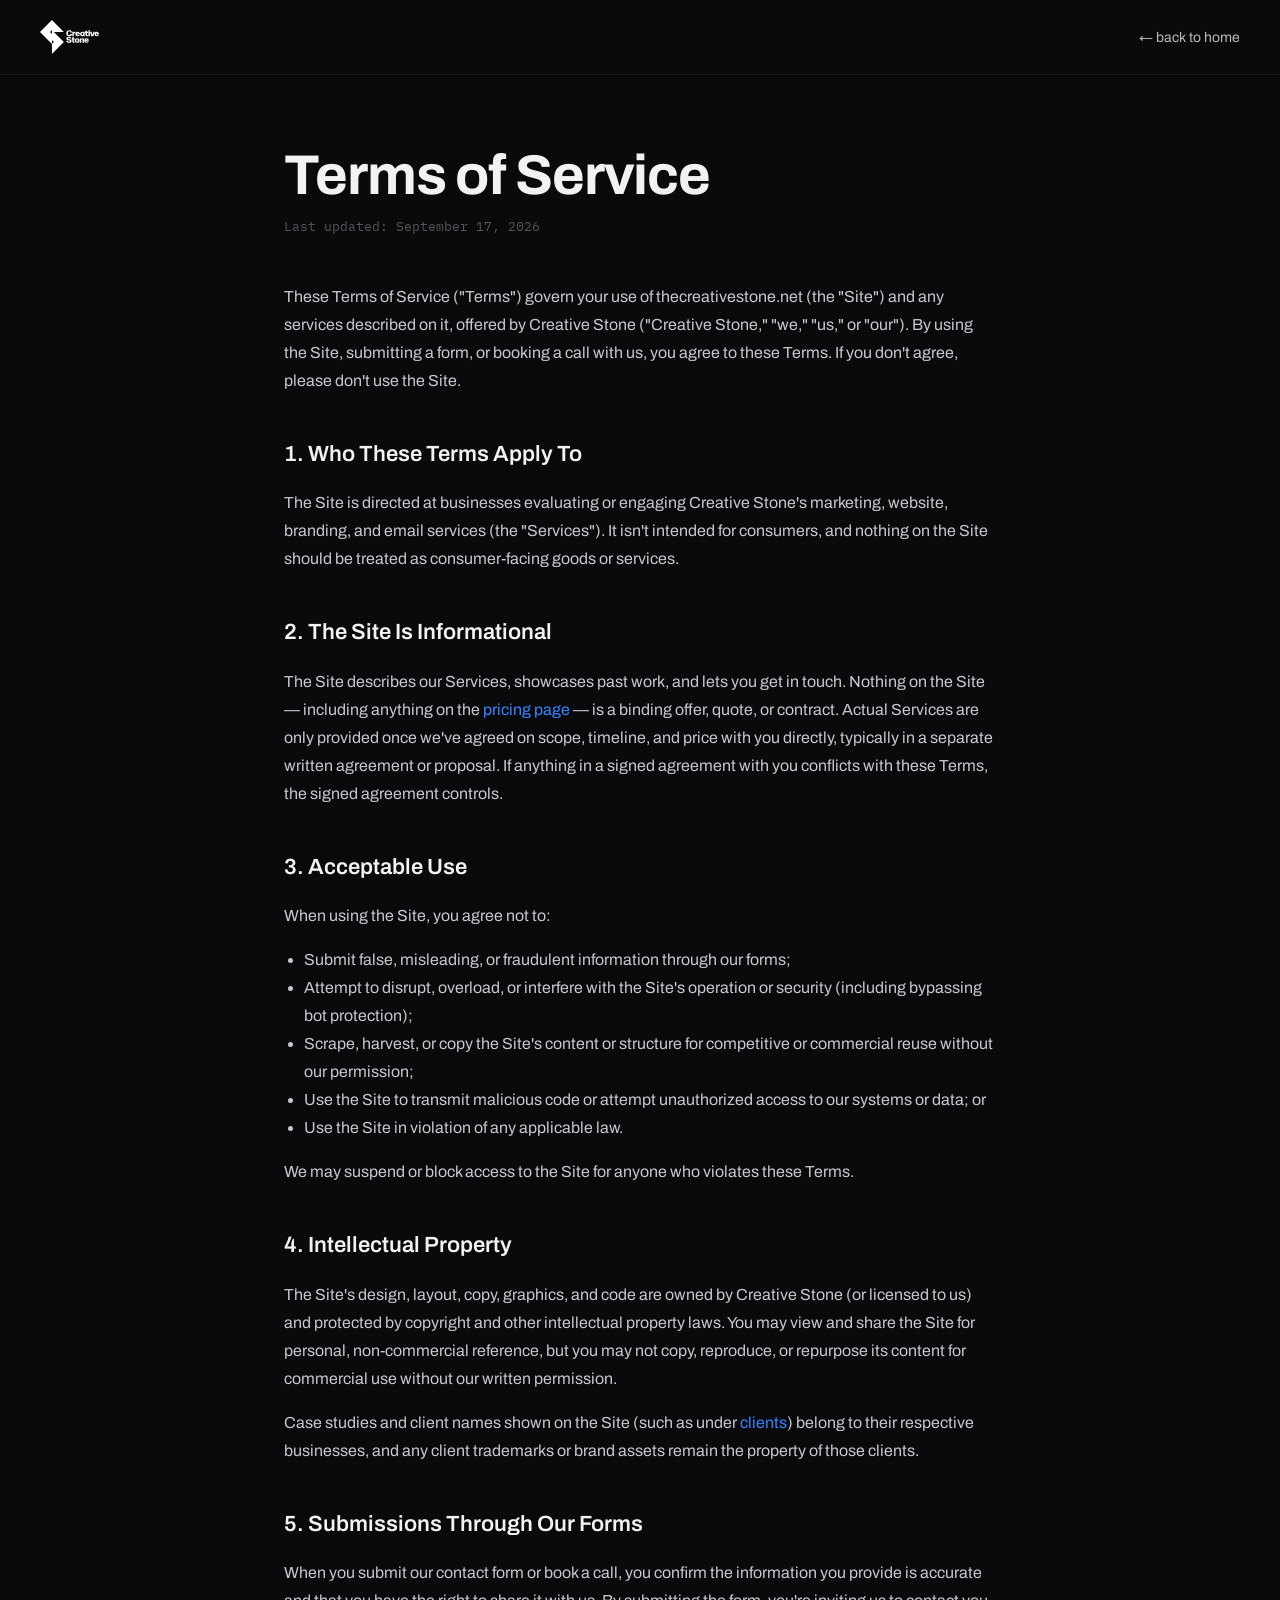
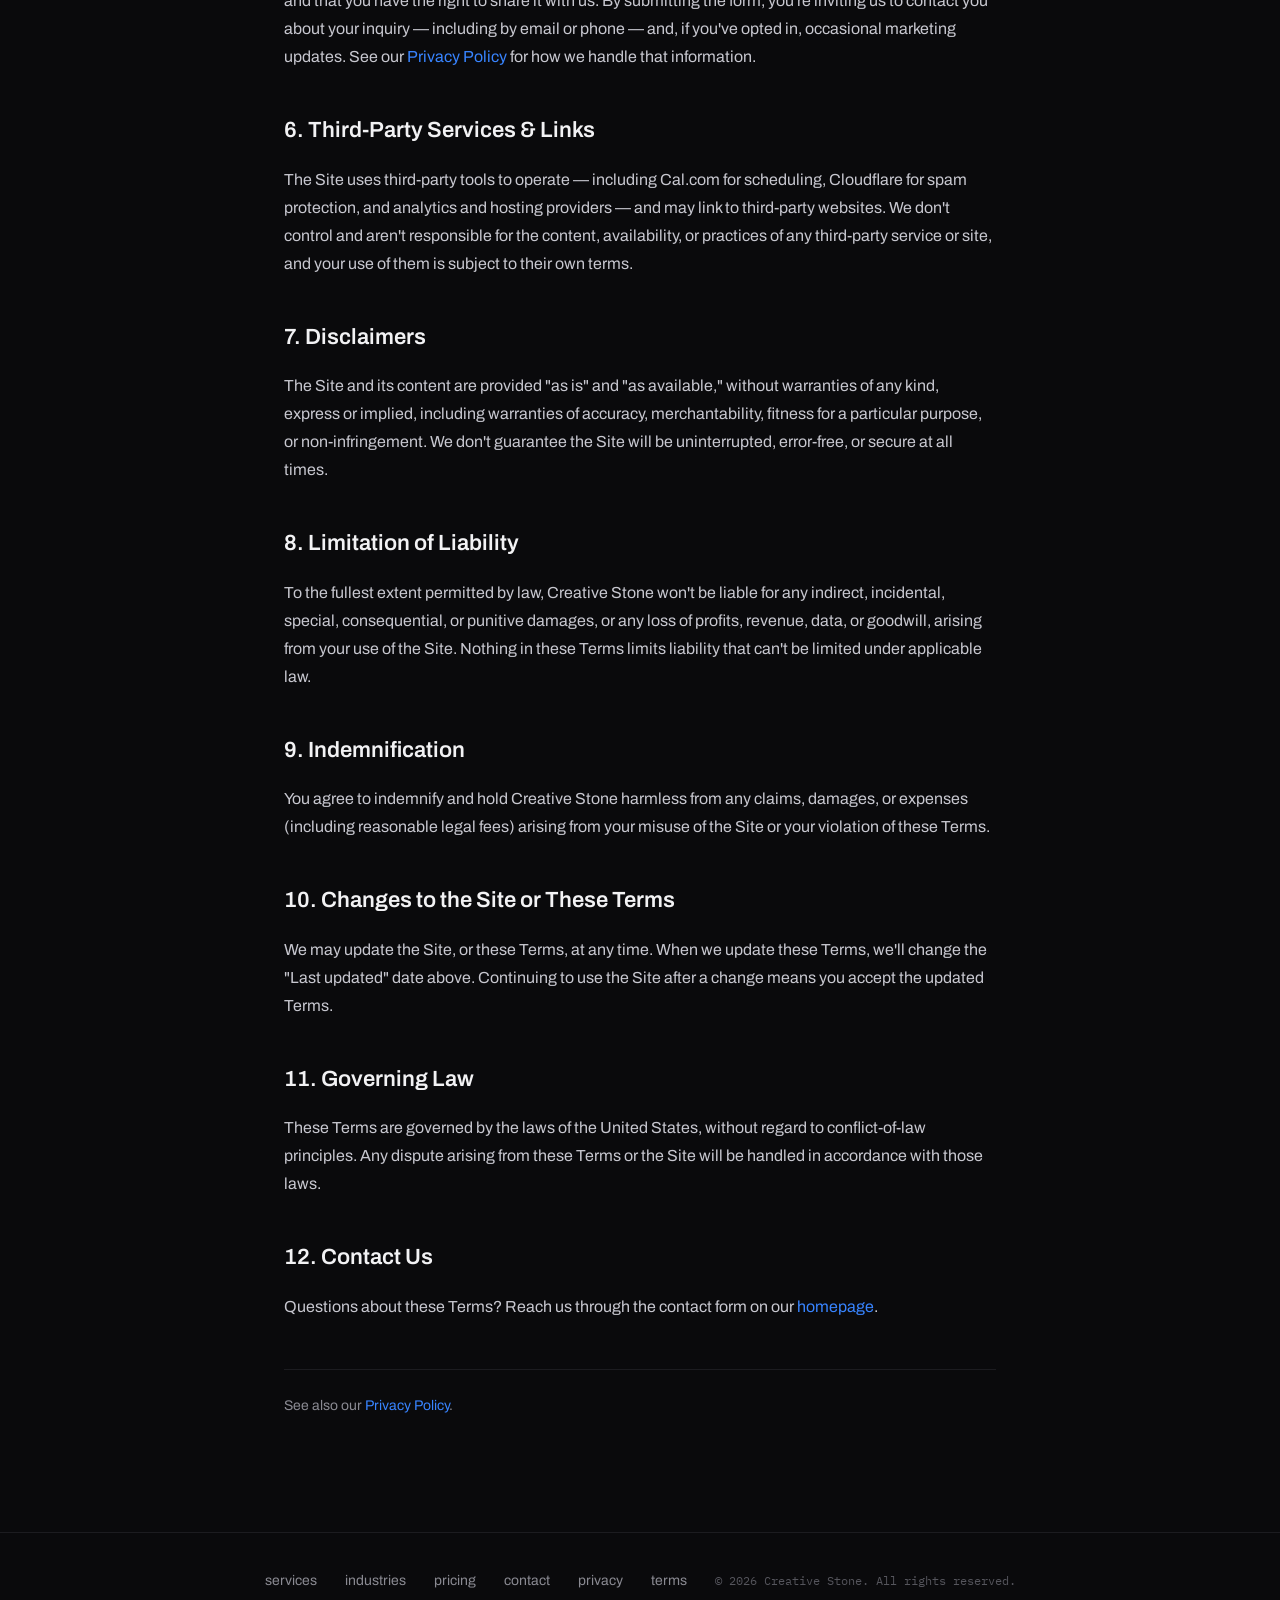
<file: terms.html>
<!DOCTYPE html>
<html lang="en">
<head>
<meta charset="utf-8">
<meta name="viewport" content="width=device-width, initial-scale=1">
<link rel="icon" href="assets/favicon.png" type="image/png">
<script>
  !function(t,e){var o,n,p,r;e.__SV||(window.posthog=e,e._i=[],e.init=function(i,s,a){function g(t,e){var o=e.split(".");2==o.length&&(t=t[o[0]],e=o[1]),t[e]=function(){t.uid.push([e].concat(Array.prototype.slice.call(arguments,0)))}}(p=t.createElement("script")).type="text/javascript",p.crossOrigin="anonymous",p.async=!0,p.src=s.api_host.replace(".i.posthog.com","-assets.i.posthog.com")+"/static/array.js",(r=t.getElementsByTagName("script")[0]).parentNode.insertBefore(p,r);var u=e;for(void 0!==a?u=e[a]=[]:a="posthog",u.people=u.people||[],u.toString=function(t){var e="posthog";return"posthog"!==a&&(e+="."+a),t||(e+=" (stub)"),e},u.people.toString=function(){return u.toString(1)+".people (stub)"},o="init capture register register_once register_for_session unregister unregister_for_session getFeatureFlag getFeatureFlagPayload isFeatureEnabled reloadFeatureFlags updateEarlyAccessFeatureEnrollment getEarlyAccessFeatures on onFeatureFlags onSessionId getSurveys getActiveMatchingSurveys renderSurvey canRenderSurvey getNextSurveyStep identify setPersonProperties group resetGroups setPersonPropertiesForFlags resetPersonPropertiesForFlags setGroupPropertiesForFlags resetGroupPropertiesForFlags reset get_distinct_id getGroups get_session_id get_session_replay_url alias set_config startSessionRecording stopSessionRecording sessionRecordingStarted captureException loadToolbar get_property getSessionProperty createPersonProfile opt_in_capturing opt_out_capturing has_opted_in_capturing has_opted_out_capturing clear_opt_in_out_capturing debug".split(" "),n=0;n<o.length;n++)g(u,o[n]);e._i.push([i,s,a])},e.__SV=1)}(document,window.posthog||[]);
  posthog.init('phc_B52YjY34fuUH8UAy9NRpbMeyKHjL8NgUHdQLBUpmoetk', {
      api_host: 'https://us.i.posthog.com',
      person_profiles: 'identified_only'
  })
</script>
<title>Terms of Service | Creative Stone</title>
<meta name="description" content="The terms that govern your use of thecreativestone.net and Creative Stone's marketing, website, branding, and email services.">
<meta property="og:image" content="https://www.thecreativestone.net/assets/og-image.png">
<meta property="og:image:width" content="1200">
<meta property="og:image:height" content="630">
<meta name="twitter:card" content="summary_large_image">
<meta name="twitter:image" content="https://www.thecreativestone.net/assets/og-image.png">
<link rel="preconnect" href="https://fonts.googleapis.com">
<link rel="preconnect" href="https://fonts.gstatic.com" crossorigin>
<link href="https://fonts.googleapis.com/css2?family=Archivo:wght@400;500;600;700&family=IBM+Plex+Mono:wght@400;500&display=swap" rel="stylesheet">
<link rel="stylesheet" href="styles.css">
</head>
<body>

<header style="display: flex; align-items: center; justify-content: space-between; padding: 20px 40px; border-bottom: 1px solid #1c1c20;">
  <a href="/" style="display: flex; align-items: center;">
    <img src="assets/logo.svg" alt="Creative Stone" style="height: 34px; width: auto; display: block;">
  </a>
  <a href="/" style="color: #b8b8be; font-size: 14px;">← back to home</a>
</header>

<main style="max-width: 760px; margin: 0 auto; padding: 72px 24px 100px;">
  <h1 style="font-size: clamp(36px, 5vw, 56px); line-height: 1.05; letter-spacing: -0.02em; font-weight: 700; margin: 0 0 12px;">Terms of Service</h1>
  <p style="font-family: 'IBM Plex Mono', monospace; font-size: 13px; color: #55555c; margin: 0 0 48px;">Last updated: September 17, 2026</p>

  <div style="color: #c7c7cf; font-size: 16px; line-height: 1.75;">

    <p>These Terms of Service ("Terms") govern your use of thecreativestone.net (the "Site") and any services described on it, offered by Creative Stone ("Creative Stone," "we," "us," or "our"). By using the Site, submitting a form, or booking a call with us, you agree to these Terms. If you don't agree, please don't use the Site.</p>

    <h2 style="color: #f2f2f4; font-size: 22px; font-weight: 600; margin: 40px 0 12px;">1. Who These Terms Apply To</h2>
    <p>The Site is directed at businesses evaluating or engaging Creative Stone's marketing, website, branding, and email services (the "Services"). It isn't intended for consumers, and nothing on the Site should be treated as consumer-facing goods or services.</p>

    <h2 style="color: #f2f2f4; font-size: 22px; font-weight: 600; margin: 40px 0 12px;">2. The Site Is Informational</h2>
    <p>The Site describes our Services, showcases past work, and lets you get in touch. Nothing on the Site — including anything on the <a href="/plans" style="color: var(--accent);">pricing page</a> — is a binding offer, quote, or contract. Actual Services are only provided once we've agreed on scope, timeline, and price with you directly, typically in a separate written agreement or proposal. If anything in a signed agreement with you conflicts with these Terms, the signed agreement controls.</p>

    <h2 style="color: #f2f2f4; font-size: 22px; font-weight: 600; margin: 40px 0 12px;">3. Acceptable Use</h2>
    <p>When using the Site, you agree not to:</p>
    <ul style="margin: 0 0 16px; padding-left: 20px;">
      <li>Submit false, misleading, or fraudulent information through our forms;</li>
      <li>Attempt to disrupt, overload, or interfere with the Site's operation or security (including bypassing bot protection);</li>
      <li>Scrape, harvest, or copy the Site's content or structure for competitive or commercial reuse without our permission;</li>
      <li>Use the Site to transmit malicious code or attempt unauthorized access to our systems or data; or</li>
      <li>Use the Site in violation of any applicable law.</li>
    </ul>
    <p>We may suspend or block access to the Site for anyone who violates these Terms.</p>

    <h2 style="color: #f2f2f4; font-size: 22px; font-weight: 600; margin: 40px 0 12px;">4. Intellectual Property</h2>
    <p>The Site's design, layout, copy, graphics, and code are owned by Creative Stone (or licensed to us) and protected by copyright and other intellectual property laws. You may view and share the Site for personal, non-commercial reference, but you may not copy, reproduce, or repurpose its content for commercial use without our written permission.</p>
    <p>Case studies and client names shown on the Site (such as under <a href="/clients" style="color: var(--accent);">clients</a>) belong to their respective businesses, and any client trademarks or brand assets remain the property of those clients.</p>

    <h2 style="color: #f2f2f4; font-size: 22px; font-weight: 600; margin: 40px 0 12px;">5. Submissions Through Our Forms</h2>
    <p>When you submit our contact form or book a call, you confirm the information you provide is accurate and that you have the right to share it with us. By submitting the form, you're inviting us to contact you about your inquiry — including by email or phone — and, if you've opted in, occasional marketing updates. See our <a href="/privacy" style="color: var(--accent);">Privacy Policy</a> for how we handle that information.</p>

    <h2 style="color: #f2f2f4; font-size: 22px; font-weight: 600; margin: 40px 0 12px;">6. Third-Party Services &amp; Links</h2>
    <p>The Site uses third-party tools to operate — including Cal.com for scheduling, Cloudflare for spam protection, and analytics and hosting providers — and may link to third-party websites. We don't control and aren't responsible for the content, availability, or practices of any third-party service or site, and your use of them is subject to their own terms.</p>

    <h2 style="color: #f2f2f4; font-size: 22px; font-weight: 600; margin: 40px 0 12px;">7. Disclaimers</h2>
    <p>The Site and its content are provided "as is" and "as available," without warranties of any kind, express or implied, including warranties of accuracy, merchantability, fitness for a particular purpose, or non-infringement. We don't guarantee the Site will be uninterrupted, error-free, or secure at all times.</p>

    <h2 style="color: #f2f2f4; font-size: 22px; font-weight: 600; margin: 40px 0 12px;">8. Limitation of Liability</h2>
    <p>To the fullest extent permitted by law, Creative Stone won't be liable for any indirect, incidental, special, consequential, or punitive damages, or any loss of profits, revenue, data, or goodwill, arising from your use of the Site. Nothing in these Terms limits liability that can't be limited under applicable law.</p>

    <h2 style="color: #f2f2f4; font-size: 22px; font-weight: 600; margin: 40px 0 12px;">9. Indemnification</h2>
    <p>You agree to indemnify and hold Creative Stone harmless from any claims, damages, or expenses (including reasonable legal fees) arising from your misuse of the Site or your violation of these Terms.</p>

    <h2 style="color: #f2f2f4; font-size: 22px; font-weight: 600; margin: 40px 0 12px;">10. Changes to the Site or These Terms</h2>
    <p>We may update the Site, or these Terms, at any time. When we update these Terms, we'll change the "Last updated" date above. Continuing to use the Site after a change means you accept the updated Terms.</p>

    <h2 style="color: #f2f2f4; font-size: 22px; font-weight: 600; margin: 40px 0 12px;">11. Governing Law</h2>
    <p>These Terms are governed by the laws of the United States, without regard to conflict-of-law principles. Any dispute arising from these Terms or the Site will be handled in accordance with those laws.</p>

    <h2 style="color: #f2f2f4; font-size: 22px; font-weight: 600; margin: 40px 0 12px;">12. Contact Us</h2>
    <p>Questions about these Terms? Reach us through the contact form on our <a href="/#contact" style="color: var(--accent);">homepage</a>.</p>

    <p style="margin-top: 48px; padding-top: 24px; border-top: 1px solid #1c1c20; font-size: 14px; color: #8a8a92;">See also our <a href="/privacy" style="color: var(--accent);">Privacy Policy</a>.</p>

  </div>
</main>

<footer style="border-top: 1px solid #1c1c20; padding: 40px; display: flex; flex-wrap: wrap; align-items: center; justify-content: center; gap: 20px 28px;">
  <nav style="display: flex; gap: 28px; font-size: 14px; flex-wrap: wrap; justify-content: center;">
    <a href="/#services" style="color: #8a8a92;">services</a>
    <a href="/#industries" style="color: #8a8a92;">industries</a>
    <a href="/plans" style="color: #8a8a92;">pricing</a>
    <a href="/#contact" style="color: #8a8a92;">contact</a>
    <a href="/privacy" style="color: #8a8a92;">privacy</a>
    <a href="/terms" style="color: #8a8a92;">terms</a>
  </nav>
  <span style="font-family: 'IBM Plex Mono', monospace; font-size: 12px; color: #55555c;">© 2026 Creative Stone. All rights reserved.</span>
</footer>

<script src="script.js"></script>
</body>
</html>
</file>
<file: styles.css>
/* One accent for the whole site: blue. It replaced the old purple/cyan pair —
   every spotlight (buttons, hero CTAs, the service grid, the cards below "what
   we do") is now the same blue glow over the same faint noise, so the
   interactive language reads as one system. --noise is shared by all of them;
   its alpha is deliberately low (.12) so it reads as grain, not static. */
:root {
  --accent: #3884ff;
  --accent-rgb: 56, 132, 255;
  --spotlight: var(--accent-rgb);
  --noise: url("data:image/svg+xml,%3Csvg xmlns='http://www.w3.org/2000/svg' width='120' height='120'%3E%3Cfilter id='n'%3E%3CfeTurbulence type='fractalNoise' baseFrequency='0.85' numOctaves='3' stitchTiles='stitch'/%3E%3CfeColorMatrix type='matrix' values='0 0 0 0 1 0 0 0 0 1 0 0 0 0 1 0 0 0 0.12 0'/%3E%3C/filter%3E%3Crect width='100%25' height='100%25' filter='url(%23n)'/%3E%3C/svg%3E");
}

/* ============ Blue noise spotlight (shared) ============
   The site's one hover treatment: a cursor-tracked blue radial glow (centred
   on --mx/--my, set by script.js on pointermove) blended with the shared noise
   grain. Tune per-element with --spot-size / --spot-a1 / --spot-a2 — buttons
   and grid cells use the strong default fill; large cards dial it down to a
   soft ambient wash. Content is lifted above the glow via the child rule. */
.noise-spot { position: relative; overflow: hidden; }
.noise-spot::before {
  content: "";
  position: absolute;
  inset: 0;
  pointer-events: none;
  opacity: 0;
  transition: opacity .3s ease;
  background:
    radial-gradient(circle var(--spot-size, 220px) at var(--mx, 50%) var(--my, 50%),
      rgba(var(--accent-rgb), var(--spot-a1, .9)),
      rgba(var(--accent-rgb), var(--spot-a2, .32)) 45%,
      transparent 72%),
    var(--noise);
  background-blend-mode: overlay;
}
.noise-spot:hover::before { opacity: 1; }
.noise-spot > * { position: relative; z-index: 1; }

/* ============ Scroll reveal (shared) ============
   Fade + drift up the first time an element scrolls into view. script.js adds
   .revealed via an IntersectionObserver; stagger siblings with an inline
   animation-delay.

   This deliberately uses an animation, NOT a transition: .reveal is applied to
   elements that declare their own transition for hover (
   .btn-primary), and those rules come later in the cascade — a transition-based
   reveal would be overridden by them and snap instead of fading. An animation
   runs on a separate channel, so both work. Don't "simplify" this back into a
   transition. */
.reveal { opacity: 0; }
.reveal.revealed { animation: reveal-in .9s cubic-bezier(0.16, 1, 0.3, 1) both; }
@keyframes reveal-in {
  from { opacity: 0; transform: translateY(36px); }
  to   { opacity: 1; transform: none; }
}
@media (prefers-reduced-motion: reduce) {
  .reveal { opacity: 1; }
  .reveal.revealed { animation: none; }
}
html { scroll-behavior: smooth; }
body { margin: 0; background: #0a0a0c; color: #f2f2f4; font-family: 'Archivo', sans-serif; -webkit-font-smoothing: antialiased; }
a { color: #f2f2f4; text-decoration: none; }
a:hover { color: var(--accent); }
* { box-sizing: border-box; }
input, select, button { font-family: 'Archivo', sans-serif; }
input::placeholder { color: #6a6a72; }

/* ============ HERO SLIDESHOW ============
   The intro section's background: eight portfolio pieces cross-fading on a
   shared 28s loop. Replaced the WebGL metaball canvas that used to sit here
   (shader.js is gone with it), so this is now pure CSS with no JS behind it.

   Each slide runs the same two animations and is offset by a negative
   animation-delay, one 3.5s slot apart (8 x 3.5 = the 28s loop). Negative
   delays mean every slide starts mid-cycle rather than all waiting their turn
   on first paint, so the loop is already running when the page opens.
   hero-fade holds a slide at full opacity for ~2.6s of its slot and cross-
   fades at the edges; hero-drift pushes it slowly larger the whole time so the
   image is never completely still. */
.hero-slides {
  position: absolute;
  inset: 0;
  overflow: hidden;
}
.hero-slides__img {
  position: absolute;
  inset: 0;
  width: 100%;
  height: 100%;
  object-fit: cover;
  opacity: 0;
  will-change: opacity, transform;
  animation: hero-fade 28s linear infinite, hero-drift 28s linear infinite;
}
.hero-slides__img:nth-child(1) { animation-delay: -28s, -28s; }
.hero-slides__img:nth-child(2) { animation-delay: -24.5s, -24.5s; }
.hero-slides__img:nth-child(3) { animation-delay: -21s, -21s; }
.hero-slides__img:nth-child(4) { animation-delay: -17.5s, -17.5s; }
.hero-slides__img:nth-child(5) { animation-delay: -14s, -14s; }
.hero-slides__img:nth-child(6) { animation-delay: -10.5s, -10.5s; }
.hero-slides__img:nth-child(7) { animation-delay: -7s, -7s; }
.hero-slides__img:nth-child(8) { animation-delay: -3.5s, -3.5s; }
@keyframes hero-fade {
  0%    { opacity: 0; }
  3.1%  { opacity: 1; }
  12.5% { opacity: 1; }
  15.6% { opacity: 0; }
  100%  { opacity: 0; }
}
@keyframes hero-drift {
  0%    { transform: scale(1.02); }
  15.6% { transform: scale(1.08); }
  100%  { transform: scale(1.08); }
}

/* Weighted to the left, where the headline sits — the metaball canvas used to
   mask itself out over the left 22% for the same reason. Without this the
   type lands on whatever the current photo happens to be. */
.hero-slides__scrim {
  position: absolute;
  inset: 0;
  pointer-events: none;
  background:
    linear-gradient(90deg,
      rgba(10, 10, 12, 0.97) 0%,
      rgba(10, 10, 12, 0.92) 24%,
      rgba(10, 10, 12, 0.62) 50%,
      rgba(10, 10, 12, 0.28) 76%,
      rgba(10, 10, 12, 0.10) 100%),
    linear-gradient(180deg,
      rgba(10, 10, 12, 0.55) 0%,
      rgba(10, 10, 12, 0) 22%,
      rgba(10, 10, 12, 0) 72%,
      rgba(10, 10, 12, 0.55) 100%);
}

/* Accent bar ricocheting down the right edge, carried over from the slideshow
   design: a hard-edged marker on a hairline rail, plus a wide blurred glow
   running the same timing so the light appears to travel with it. */
.hero-beam { position: absolute; inset: 0; pointer-events: none; }
.hero-beam__rail {
  position: absolute;
  right: 34px;
  top: 10%;
  bottom: 10%;
  width: 6px;
  background: rgba(255, 255, 255, 0.14);
  overflow: hidden;
}
.hero-beam__bar {
  position: absolute;
  left: 0;
  width: 100%;
  height: 24%;
  background: var(--accent);
  box-shadow: 0 0 24px 4px var(--accent);
  animation: hero-ricochet 7s cubic-bezier(0.65, 0, 0.35, 1) infinite;
}
/* Tracks the rail's box exactly, but the glow itself is allowed to bleed well
   outside it (no overflow clipping) — that spill is what reads as light
   thrown onto the photo rather than a lit strip. */
.hero-beam__glow {
  position: absolute;
  right: 34px;
  top: 10%;
  bottom: 10%;
  width: 6px;
}
.hero-beam__glow::before {
  content: "";
  position: absolute;
  left: -220px;
  right: -60px;
  height: 24%;
  background: radial-gradient(ellipse at 78% 50%,
    var(--accent) 0%,
    rgba(56, 132, 255, 0.5) 35%,
    rgba(56, 132, 255, 0) 72%);
  filter: blur(46px);
  opacity: 0.95;
  animation: hero-ricochet 7s cubic-bezier(0.65, 0, 0.35, 1) infinite;
}
@keyframes hero-ricochet {
  0%   { top: 0%; }
  50%  { top: calc(100% - 22%); }
  100% { top: 0%; }
}

/* Narrow screens: the headline stops being a left-hand column and spans the
   full width, so a left-weighted scrim no longer protects it — it just lands
   on whatever is in the middle of the photo. Swap to a mostly-vertical scrim
   that darkens the whole frame behind the type, and pull the beam in tight to
   the edge so it stops cutting through the composition. */
@media (max-width: 720px) {
  .hero-slides__scrim {
    background:
      linear-gradient(180deg,
        rgba(10, 10, 12, 0.72) 0%,
        rgba(10, 10, 12, 0.55) 30%,
        rgba(10, 10, 12, 0.62) 62%,
        rgba(10, 10, 12, 0.92) 100%),
      linear-gradient(90deg,
        rgba(10, 10, 12, 0.55) 0%,
        rgba(10, 10, 12, 0.28) 60%,
        rgba(10, 10, 12, 0.20) 100%);
  }
  .hero-beam__rail { right: 14px; width: 4px; }
  .hero-beam__glow { right: 14px; width: 4px; }
  .hero-beam__glow::before { left: -120px; right: -30px; filter: blur(34px); opacity: 0.75; }
}

/* Reduced motion: hold the first piece of work, drop the loop and the beam. */
@media (prefers-reduced-motion: reduce) {
  .hero-slides__img { animation: none; opacity: 0; transform: scale(1.02); }
  .hero-slides__img:nth-child(1) { opacity: 1; }
  .hero-beam__bar,
  .hero-beam__glow::before { animation: none; top: 38%; }
}

/* ============ HERO panel slide-over ============
   The hero (portfolio slideshow + CTAs) rises over the photo section above it like
   a panel: the negative margin-top pulls it up into the previous section, and
   the opaque background + upward shadow make it read as a sheet floating over.
   script.js scrubs --slide-radius on scroll — rounded corners while the panel
   is arriving from below, flattening to 0 once it has scrolled up to fill the
   viewport. Reduced motion just leaves it lightly rounded. */
.hero-panel {
  z-index: 2;
  margin-top: -14vh;
  background: #0a0a0c;
  border-top-left-radius: var(--slide-radius, 32px);
  border-top-right-radius: var(--slide-radius, 32px);
  box-shadow: 0 -34px 70px -24px rgba(0, 0, 0, 0.75);
}

/* ============ BRANDS strip ============
   Sits directly under the intro hero (#top) on the same dark ground, before
   the black-and-white photo rail, so it reads as a continuation of the hero
   rather than a new section. Logos are plain white art of wildly different
   native aspect ratios (see assets/companies), so each sits inside a
   same-size .brands__logo-box (object-fit-style contain via max-width/
   max-height) rather than being sized directly — that's what keeps them
   reading as "about the same size" despite the source art not matching. */
.brands {
  position: relative;
  z-index: 2;
  background: #0a0a0c;
  /* Asymmetric on purpose: the top padding separates the strip from the hero,
     but the bottom one stacks with the photo rail's own lead-in below, so it
     stays small — together they used to read as a screenful of nothing between
     the logos and the first photo. */
  padding: clamp(56px, 7vw, 100px) clamp(24px, 5vw, 72px) clamp(28px, 3vw, 44px);
}
.brands__inner { max-width: 1240px; margin: 0 auto; }
.brands__label {
  margin: 0 0 clamp(28px, 3.5vw, 44px);
  font-family: 'IBM Plex Mono', monospace;
  font-size: 12px;
  letter-spacing: 0.14em;
  text-transform: uppercase;
  text-align: center;
  color: #6b6b72;
}
.brands__row {
  display: flex;
  flex-wrap: wrap;
  align-items: center;
  justify-content: center;
  gap: clamp(28px, 4vw, 56px);
}
.brands__logo-box {
  display: flex;
  align-items: center;
  justify-content: center;
  width: clamp(96px, 10vw, 140px);
  height: clamp(40px, 4.4vw, 56px);
}

/* The 50% → 100% reveal, cascading left to right.

   This is time-based (a keyframe animation fired when the strip scrolls into
   view), NOT scrubbed off scroll position. A scroll-scrubbed fade finishes
   while you are still moving, so by the time you stop and actually look at the
   logos they are already at full opacity and nothing appears to happen — the
   animation is invisible at any normal scrolling speed. Firing it on entry
   means it plays out in front of you however fast you got there.

   script.js adds .brands-armed (so no-JS visitors never get stuck at 50%) and
   toggles .is-revealed as the row enters/leaves the viewport. */
.brands__row.brands-armed .brands__logo-box { opacity: 0.5; }
.brands__row.brands-armed.is-revealed .brands__logo-box {
  animation: brands-fade-in 0.85s cubic-bezier(0.16, 1, 0.3, 1) both;
}
.brands__row.brands-armed.is-revealed .brands__logo-box:nth-child(1) { animation-delay: 0s; }
.brands__row.brands-armed.is-revealed .brands__logo-box:nth-child(2) { animation-delay: 0.11s; }
.brands__row.brands-armed.is-revealed .brands__logo-box:nth-child(3) { animation-delay: 0.22s; }
.brands__row.brands-armed.is-revealed .brands__logo-box:nth-child(4) { animation-delay: 0.33s; }
.brands__row.brands-armed.is-revealed .brands__logo-box:nth-child(5) { animation-delay: 0.44s; }
.brands__row.brands-armed.is-revealed .brands__logo-box:nth-child(6) { animation-delay: 0.55s; }
@keyframes brands-fade-in {
  from { opacity: 0.5; }
  to   { opacity: 1; }
}
.brands__logo {
  display: block;
  width: auto;
  height: auto;
  max-width: 100%;
  max-height: 100%;
}
@media (prefers-reduced-motion: reduce) {
  .brands__row.brands-armed .brands__logo-box { opacity: 1; animation: none; }
}

/* ============ TIC-TAC-TOE service board ============
   Replaces the old auto-scrolling ticker. A 3x3 hash grid is pinned in a
   tall section; script.js computes scroll progress through that section and
   toggles .is-placed on each cell, so the nine service tokens pop in one at
   a time as you scroll. Hovering a cell lights a cursor-tracked blue noise
   spotlight (see .ttt__cell::before). */
.ttt {
  position: relative;
  height: 220vh;                 /* scroll room for the pinned board */
  background: #0d0d10;
  border-top: 1px solid #1c1c20;
  border-bottom: 1px solid #1c1c20;
}
.ttt__pin {
  position: sticky;
  top: 0;
  height: 100vh;
  display: flex;
  align-items: center;
  justify-content: center;
  overflow: hidden;
  padding: clamp(16px, 2.5vw, 36px);
  box-sizing: border-box;
}
/* The board fills the whole pinned viewport as a full-bleed lattice: script.js
   sizes the columns/rows to the screen and drops empty cells around a centred
   3x3 block, so the nine service tokens sit in the middle of a grid that runs
   edge to edge. The template values below are just a pre-JS fallback. */
.ttt__grid {
  position: relative;
  width: 100%;
  height: 100%;
  display: grid;
  grid-template-columns: repeat(3, 1fr);
  grid-template-rows: repeat(3, 1fr);
  will-change: transform, opacity;   /* scaled + faded in by script.js on scroll */
  /* Opacity feather: the lattice is one uniform colour, faded out radially the
     further a cell sits from the centre. The solid core reaches ~62% so the
     centred 3x3 token block (spans ~60% of the shorter side) stays fully
     visible; only the surrounding filler cells fade to the edges. */
  -webkit-mask-image: radial-gradient(ellipse 50% 50% at 50% 50%, #000 62%, transparent 100%);
          mask-image: radial-gradient(ellipse 50% 50% at 50% 50%, #000 62%, transparent 100%);
}
/* Filler cells around the content block: grid lines only — never hover-lit,
   pickable, or animated. */
.ttt__cell--empty { pointer-events: none; }
/* Every cell carries its own full stroke, drawn as an inset box-shadow so
   adjacent edges sit flush (no layout offset, no doubled lines). Every cell —
   filler or placed — uses the one uniform stroke colour; the radial mask on
   .ttt__grid is what feathers them out toward the edges. */
.ttt__cell {
  position: relative;
  overflow: hidden;              /* clips the hover + selected fills to the cell */
  display: flex;
  align-items: center;
  justify-content: center;
  text-align: center;
  padding: 8px;
  box-shadow: inset 0 0 0 1px #34343f;
  transition: box-shadow .4s ease;
}
.ttt__cell.is-placed {
  z-index: 2;                    /* keep placed cells above their neighbours */
  cursor: pointer;              /* placed cells are pickable */
}

/* Persistent blue fill on a picked cell — the same blue-noise wash the buttons
   flash on hover, but centred, full-cell, and latched on. Lives on ::after so
   it can fade in; the token span sits above it via z-index (below). */
.ttt__cell::after {
  content: "";
  position: absolute;
  inset: 0;
  pointer-events: none;
  opacity: 0;
  transition: opacity .4s ease;
  background:
    radial-gradient(circle at 50% 44%,
      rgba(var(--accent-rgb), .62),
      rgba(var(--accent-rgb), .30) 55%,
      rgba(var(--accent-rgb), .12) 100%),
    var(--noise);
  background-blend-mode: overlay;
}
/* Picked: the cell goes the same flat brand blue the pricing band and contact
   section use as their ground, so a selection reads as a solid blue tile
   rather than a glow. Black type on it, matching how every other blue
   surface on the site is set. */
.ttt__cell.is-selected::after {
  opacity: 1;
  background: var(--accent);
}
.ttt__cell.is-selected {
  box-shadow: inset 0 0 0 1.5px var(--accent);
  z-index: 3;                    /* the lit stroke wins over placed neighbours */
}
.ttt__cell.is-selected span { color: #0a0a0c; }
/* Blue noise spotlight on hover: a cursor-tracked radial glow whose centre
   follows --mx/--my (set by script.js on pointermove) blended with a fine
   noise texture — the same trick as the site's buttons, tinted blue and
   scoped to the hovered service cell. The token span sits above it (its own
   transform gives it a stacking context). */
.ttt__cell::before {
  content: "";
  position: absolute;
  inset: 0;
  pointer-events: none;
  opacity: 0;
  transition: opacity .3s ease;
  background:
    radial-gradient(circle 170px at var(--mx, 50%) var(--my, 50%), rgba(var(--accent-rgb), .9), rgba(var(--accent-rgb), .32) 45%, transparent 72%),
    var(--noise);
  background-blend-mode: overlay;
}
.ttt__cell:hover::before { opacity: 1; }
.ttt__cell span {
  position: relative;
  z-index: 2;                    /* keep the label above the hover/selected fills */
  font-family: 'IBM Plex Mono', monospace;
  font-size: clamp(10px, 1.1vw, 16px);
  letter-spacing: 0.06em;
  line-height: 1.25;             /* readable when a long label wraps to 2 lines */
  text-transform: uppercase;
  color: #cfcfd4;
  opacity: 0;
  transition: opacity .5s ease,
              color .3s ease;
}
.ttt__cell.is-placed span { opacity: 1; }
.ttt__cell:hover span { color: #ffffff; }

/* No pinning / scrubbing when motion is reduced — show the finished board. */
@media (prefers-reduced-motion: reduce) {
  .ttt { height: auto; }
  .ttt__pin { position: static; height: auto; padding: 96px 0; }
  .ttt__cell span { opacity: 1; transform: none; }
}

/* ============ SERVICE PICKER TRAY ============
   Fixed rail, right-of-centre, that slides in the moment a service is picked
   on the grid and rides the scroll all the way to the contact form. Flat and
   sharp-cornered like the rest of the site, blue-accented, mono labels. The
   selection lives in localStorage; see the #svcTray module in script.js. */
.svc-tray {
  position: fixed;
  top: 50%;
  right: 20px;
  transform: translate(calc(100% + 28px), -50%);   /* parked off-screen right */
  z-index: 40;
  width: 232px;
  max-width: calc(100vw - 40px);
  background: rgba(14, 14, 18, 0.92);
  backdrop-filter: blur(8px);
  -webkit-backdrop-filter: blur(8px);
  border: 1px solid #26262c;
  box-shadow: 0 20px 50px -20px rgba(0, 0, 0, 0.8);
  padding: 16px;
  display: flex;
  flex-direction: column;
  gap: 12px;
  opacity: 0;
  transition: transform .45s cubic-bezier(0.16, 1, 0.3, 1), opacity .3s ease;
}
.svc-tray.is-open { transform: translate(0, -50%); opacity: 1; }
.svc-tray[hidden] { display: none; }        /* fully removed when never opened */

.svc-tray__head {
  display: flex;
  align-items: center;
  justify-content: space-between;
  gap: 10px;
  padding-bottom: 10px;
  border-bottom: 1px solid #26262c;
}
.svc-tray__title {
  font-family: 'IBM Plex Mono', monospace;
  font-size: 12px;
  letter-spacing: 0.12em;
  text-transform: uppercase;
  color: #9a9aa2;
}
.svc-tray__count {
  display: inline-flex;
  align-items: center;
  justify-content: center;
  min-width: 20px;
  height: 20px;
  padding: 0 6px;
  margin-left: 6px;
  border-radius: 999px;
  background: rgba(var(--accent-rgb), .18);
  border: 1px solid rgba(var(--accent-rgb), .55);
  color: #fff;
  font-size: 12px;
}
.svc-tray__clear {
  display: inline-flex;
  align-items: center;
  justify-content: center;
  width: 30px;
  height: 30px;
  padding: 0;
  background: transparent;
  border: 1px solid #2c2c32;
  color: #cfcfd4;
  cursor: pointer;
  transition: color .15s ease, border-color .15s ease, background .15s ease;
}
.svc-tray__clear:hover,
.svc-tray__clear:focus-visible {
  color: #fff;
  border-color: rgb(var(--accent-rgb));
  background: rgba(var(--accent-rgb), .14);
}

.svc-tray__list {
  list-style: none;
  margin: 0;
  padding: 0;
  display: flex;
  flex-direction: column;
  gap: 8px;
  max-height: 40vh;
  overflow-y: auto;
}
.svc-tray__item {
  display: flex;
  align-items: center;
  justify-content: space-between;
  gap: 8px;
  padding: 8px 10px;
  background: rgba(var(--accent-rgb), .10);
  border: 1px solid rgba(var(--accent-rgb), .45);
  font-size: 13px;
  color: #eef1f6;
  animation: reveal-in .4s cubic-bezier(0.16, 1, 0.3, 1) both;
}
.svc-tray__item button {
  flex: none;
  width: 18px;
  height: 18px;
  line-height: 1;
  padding: 0;
  background: transparent;
  border: 0;
  color: #9fbcff;
  font-size: 16px;
  cursor: pointer;
  transition: color .15s ease;
}
.svc-tray__item button:hover { color: #fff; }

.svc-tray__cta {
  text-align: center;
  padding: 11px 14px;
  border: 1px solid #2c2c32;
  color: #f2f2f4;
  font-size: 14px;
  font-weight: 600;
  transition: color .15s ease, border-color .15s ease, background .15s ease;
}
.svc-tray__cta:hover {
  color: #fff;
  border-color: rgb(var(--accent-rgb));
  background: rgba(var(--accent-rgb), .14);
}

/* On narrow screens the rail docks to the bottom edge as a full-width bar. */
@media (max-width: 640px) {
  .svc-tray {
    top: auto;
    bottom: 0;
    right: 0;
    left: 0;
    width: 100%;
    max-width: none;
    border-left: 0;
    border-right: 0;
    border-bottom: 0;
    transform: translateY(calc(100% + 28px));
  }
  .svc-tray.is-open { transform: translateY(0); }
  .svc-tray__list { max-height: 30vh; }
}

@media (prefers-reduced-motion: reduce) {
  .svc-tray { transition: opacity .2s ease; }
  .svc-tray__item { animation: none; }
}

/* Summary of the picked services shown inside the contact form. */
/* Picked services, carried down from the board into the contact form. The
   wrapper is deliberately unstyled — the tags themselves are the black
   boxes, so they read directly against the blue of the contact section
   rather than sitting in a black box inside a black box. */
.svc-picked {
  display: flex;
  flex-direction: column;
  gap: 14px;
  padding: 0;
  background: none;
  border: 0;
}
.svc-picked[hidden] { display: none; }
.svc-picked__label {
  font-family: 'IBM Plex Mono', monospace;
  font-size: 13px;
  letter-spacing: 0.12em;
  text-transform: uppercase;
  color: rgba(10, 10, 12, 0.72);
}
.svc-picked__chips { display: flex; flex-wrap: wrap; gap: 10px; }
.svc-picked__chip {
  display: inline-flex;
  align-items: center;
  gap: 12px;
  padding: 12px 14px 12px 20px;
  border-radius: 10px;         /* the one rounded thing on an otherwise sharp page */
  background: #0a0a0c;
  border: 0;
  font-size: 15px;
  font-weight: 500;
  color: var(--accent);
}
/* Per-tag remove, so a service can be dropped without going back to the board. */
.svc-picked__remove {
  display: flex;
  align-items: center;
  justify-content: center;
  width: 22px;
  height: 22px;
  padding: 0;
  border: 0;
  border-radius: 6px;
  background: rgba(var(--accent-rgb), 0.16);
  color: var(--accent);
  font-size: 16px;
  line-height: 1;
  cursor: pointer;
  transition: background-color .2s ease, color .2s ease;
}
.svc-picked__remove:hover,
.svc-picked__remove:focus-visible {
  background: var(--accent);
  color: #0a0a0c;
}

/* Interactive elements — base + hover/focus states live here since inline
   styles can't be overridden by pseudo-classes in an external stylesheet.
   Buttons are flat, sharp-cornered rectangles at rest (border-radius: 0 is
   set inline per-instance in the HTML). On hover, a cursor-tracking spotlight
   (cyan on .btn-outline, purple on the rest — see --spotlight override below)
   with a noise texture reveals itself via a ::before layer whose position is
   driven by the --mx/--my custom properties (set by script.js on
   pointermove). isolation: isolate gives each button its own stacking
   context so the ::before's z-index: -1 is scoped to that button (painting
   above its own flat background, below its text) — without it, a negative
   z-index resolves against the nearest ancestor stacking context instead
   (here, effectively the page background), which is why the spotlight was
   only visible on .btn-outline (transparent fill hid nothing) and invisible
   on the other three (their opaque flat fill painted over it). */

.btn-nav-cta, .btn-primary, .btn-outline, .btn-dark {
  position: relative;
  isolation: isolate;
  overflow: hidden;
  transition: background .15s ease, color .15s ease, border-color .15s ease;
}

.btn-nav-cta::before, .btn-primary::before, .btn-outline::before, .btn-dark::before {
  content: "";
  position: absolute;
  inset: 0;
  z-index: -1;
  pointer-events: none;
  opacity: 0;
  transition: opacity .25s ease;
  background:
    radial-gradient(circle 140px at var(--mx, 50%) var(--my, 50%), rgba(var(--spotlight), .9), rgba(var(--spotlight), .35) 45%, transparent 72%),
    var(--noise);
  background-blend-mode: overlay;
}
.btn-nav-cta:hover::before, .btn-nav-cta:focus-visible::before,
.btn-primary:hover::before, .btn-primary:focus-visible::before,
.btn-outline:hover::before, .btn-outline:focus-visible::before,
.btn-dark:hover::before, .btn-dark:focus-visible::before {
  opacity: 1;
}

/* All four buttons share one look — the old .btn-outline base (transparent
   fill, thin gray border, light text) — and one blue spotlight, inherited
   from --spotlight in :root. */
.btn-nav-cta,
.btn-primary,
.btn-outline,
.btn-dark {
  background: transparent;
  border-width: 1px;
  border-style: solid;
  border-color: #2c2c32;
  color: #f2f2f4;
}
.btn-nav-cta:hover, .btn-nav-cta:focus-visible,
.btn-primary:hover, .btn-primary:focus-visible,
.btn-outline:hover, .btn-outline:focus-visible,
.btn-dark:hover, .btn-dark:focus-visible {
  border-color: rgb(var(--spotlight));
  color: #ffffff;
}

/* ============ HERO CTAs ============
   Two oversized call-to-action buttons pinned to the bottom-right of the
   hero, overlapping the 3D logo. At rest each shows its text label plus an
   up-right arrow. On hover the label slides up and out of view while an
   animated icon rises into its place — a ringing phone on the purple "fit
   call" button, a pair of blinking eyes on the "see what we do" button.
   The label/icon share one fixed-height slot (.hero-cta__text) and are
   stacked so one exits as the other enters (the morph). */
/* The pair sits side by side, centred, a good drop below the statement, and
   rides the scroll in two steps driven by script.js:
     .is-docked  — pinned flush to the bottom edge of the screen, at full size,
                   picked up as they rise into view and held all through the hero
     .is-compact — scrolled past the hero, so they shrink into a small dock and
                   follow you down the rest of the page
   Fixed rather than sticky, because a sticky element can't outlive its own
   section and these have to. .hero-cta-slot keeps their space in the panel so
   nothing jumps at the moment they go fixed. Scaling (rather than restyling)
   is what shrinks them, so the button internals — the fixed-height morph slot
   included — can't reflow on the way down. */
.hero-cta-slot {
  margin-top: clamp(80px, 16vh, 190px);
}
/* Pinned to the bottom-right of the viewport at all times — visible from the
   moment the page loads through the very bottom of the page, and matches
   .hero-cta-group.is-docked's position exactly so nothing jumps once
   script.js applies that class. Fixed outright (not tucked inside a section)
   so no ancestor's overflow:hidden can ever clip it as you scroll. */
.hero-cta-slot--intro {
  position: fixed;
  right: 40px;
  bottom: 0;
  margin-top: 0;
  width: max-content;          /* shrink to the buttons' own natural size — never crops their text */
  max-width: calc(100vw - 80px);
  z-index: 40;                 /* under the fixed header (50) */
}
.hero-cta-group {
  --dock-scale: 0.62;
  position: relative;
  z-index: 3;
  display: flex;
  gap: clamp(16px, 1.6vw, 24px);
  align-items: stretch;
  justify-content: flex-end;
  margin: 0 0 0 auto;          /* pushed to the right edge of the panel */
  transform-origin: bottom right;
  /* Composed from two variables rather than each state redeclaring transform:
     the shrink (.is-compact) and the drop-away (.is-hidden) can be in effect
     at the same time, and a second transform declaration would just replace
     the first instead of combining with it. */
  transform: translateY(var(--cta-drop, 0)) scale(var(--cta-scale, 1));
  transition: transform .55s cubic-bezier(0.16, 1, 0.3, 1), opacity .4s ease;
}
.hero-cta-group.is-docked {
  position: fixed;
  left: auto;
  right: 40px;                 /* matches the panel's 40px side padding */
  bottom: 0;
  z-index: 40;                 /* under the fixed header (50) */
  pointer-events: none;        /* the strip must not eat clicks */
}
.hero-cta-group.is-compact {
  --cta-scale: var(--dock-scale);
}
/* Contact form in view: the buttons have done their job, so they drop out
   rather than sit on top of the form they were pointing at. */
.hero-cta-group.is-hidden {
  --cta-drop: 160%;
  opacity: 0;
  pointer-events: none;
}
/* .hero-cta re-enables pointer events for the docked strip, so it has to be
   switched off here too — otherwise the faded-out buttons still swallow
   clicks meant for the form underneath. */
.hero-cta-group.is-hidden .hero-cta { pointer-events: none; }
@media (prefers-reduced-motion: reduce) {
  .hero-cta-group { transition: opacity .4s ease; }
}

/* flex: 0 0 auto — each button sizes to its own label, so "book a 15-minute
   fit call" is naturally wider than "see what we do" rather than both being
   forced into an equal share of a fixed row width (that only made sense when
   this sat centered in a wide, shared-width row; parked in a corner now, each
   button should just hug its own text). */
.hero-cta {
  position: relative;
  isolation: isolate;
  flex: 0 0 auto;
  display: flex;
  align-items: center;
  justify-content: space-between;
  gap: clamp(16px, 1.6vw, 40px);
  padding: clamp(22px, 2.2vw, 34px) clamp(24px, 2.6vw, 42px);
  pointer-events: auto;        /* the docked group turns pointer events off */
  background: rgba(13, 13, 16, 0.5);
  backdrop-filter: blur(12px);
  -webkit-backdrop-filter: blur(12px);
  color: #f2f2f4;
  font-size: clamp(17px, 1.9vw, 30px);
  font-weight: 600;
  letter-spacing: -0.01em;
  line-height: 1;
  white-space: nowrap;
  opacity: 0;
  transform: translateY(42px);
  animation: hero-cta-in .7s cubic-bezier(0.16, 1, 0.3, 1) forwards;
  transition: color .2s ease;
}
/* Rise in one after another, beneath the 3D logo, once the hero settles. */
.hero-cta:nth-child(1) { animation-delay: .35s; }
.hero-cta:nth-child(2) { animation-delay: .5s; }
.hero-cta:hover { color: #ffffff; }

@keyframes hero-cta-in {
  from { opacity: 0; transform: translateY(42px); }
  to   { opacity: 1; transform: translateY(0); }
}

/* Resting look: a thin grey stroke drawn by the ::before ring (the "fill the
   box, then punch out the content box" mask trick, so it reads as a border
   without being one). On hover, instead of lighting that stroke, ::after
   fills the button with the same cursor-tracked blue noise spotlight as the
   grid service cells — a blue radial glow centred on --mx/--my (set by
   script.js on pointermove) blended with a faint noise texture. The label and
   arrow sit above the fill via z-index (below). */
.hero-cta::before {
  content: "";
  position: absolute;
  inset: 0;
  padding: 2px;
  -webkit-mask: linear-gradient(#000 0 0) content-box, linear-gradient(#000 0 0);
  -webkit-mask-composite: xor;
          mask: linear-gradient(#000 0 0) content-box, linear-gradient(#000 0 0);
          mask-composite: exclude;
  background: #2c2c32;
  pointer-events: none;
}
.hero-cta::after {
  content: "";
  position: absolute;
  inset: 0;
  pointer-events: none;
  opacity: 0;
  transition: opacity .3s ease;
  background:
    radial-gradient(circle 240px at var(--mx, 50%) var(--my, 50%), rgba(var(--accent-rgb), .9), rgba(var(--accent-rgb), .32) 45%, transparent 72%),
    var(--noise);
  background-blend-mode: overlay;
}
.hero-cta:hover::after { opacity: 1; }
/* Keep the label/icon and arrow above the blue fill. */
.hero-cta__text { z-index: 1; }
.hero-cta__arrow { position: relative; z-index: 1; }

/* the morph slot — fixed height so the swap doesn't reflow the button;
   overflow: hidden clips the label sliding out and the icon rising in (this
   clip lives here, not on .hero-cta, so the stroke rings aren't cut off). */
.hero-cta__text {
  position: relative;
  flex: 1;
  height: 40px;
  display: flex;
  align-items: center;
  overflow: hidden;
}
.hero-cta__label {
  transition: opacity .25s ease, transform .4s cubic-bezier(0.16, 1, 0.3, 1);
}
.hero-cta:hover .hero-cta__label {
  opacity: 0;
  transform: translateY(-140%);
}
.hero-cta__hover {
  position: absolute;
  left: 0;
  top: 50%;
  transform: translateY(20px);
  opacity: 0;
  transition: opacity .25s ease, transform .4s cubic-bezier(0.16, 1, 0.3, 1);
}
.hero-cta:hover .hero-cta__hover {
  opacity: 1;
  transform: translateY(-50%);
}
.hero-cta__hover--phone svg { width: 40px; height: 40px; display: block; }
.hero-cta__hover--eyes svg { width: 64px; height: 40px; display: block; }

.hero-cta__arrow svg {
  width: 34px;
  height: 34px;
  display: block;
  flex-shrink: 0;
  transition: transform .3s cubic-bezier(0.16, 1, 0.3, 1);
}
.hero-cta:hover .hero-cta__arrow svg { transform: translate(5px, -5px); }

/* ringing phone: rock rapidly side to side while hovered */
@keyframes phone-ring {
  0%, 62%, 100% { transform: rotate(0deg); }
  8%, 24%, 40%  { transform: rotate(-16deg); }
  16%, 32%, 48% { transform: rotate(16deg); }
}
.hero-cta:hover .hero-cta__hover--phone svg {
  transform-box: fill-box;
  transform-origin: center;
  animation: phone-ring 1.1s ease-in-out infinite;
}

/* blinking eyes: squash vertically for a beat, on a slow loop */
@keyframes eyes-blink {
  0%, 40%, 46%, 100% { transform: scaleY(1); }
  43% { transform: scaleY(0.08); }
}
.hero-cta:hover .hero-cta__hover--eyes svg {
  transform-box: fill-box;
  transform-origin: center;
  animation: eyes-blink 2.8s ease-in-out infinite;
}

/* ---- Hero CTAs on mobile ----
   On a wide screen the two buttons hug their own labels on one nowrap line and
   sit in the bottom-right corner. On a phone "book a 15-minute fit call" alone
   is wider than the viewport, so side by side they overflow the screen edge.
   Below 720px the pair becomes a full-width bottom bar instead: two equal
   halves (flex: 1 1 0 — equal share is right here, where they share the width
   rather than a corner), labels allowed to wrap onto two lines, and the arrows
   dropped so the width goes to the text. Everything script.js drives —
   .is-docked, .is-hidden — keeps working untouched; only the shrink step is
   switched off, because a bar that already spans the screen has nothing left to
   shrink into and scaling from bottom-right would just pull it off-centre. */
@media (max-width: 720px) {
  .hero-cta-slot--intro {
    left: 0;
    right: 0;
    width: auto;
    max-width: none;
  }
  .hero-cta-group {
    --dock-scale: 1;             /* no compact step — see note above */
    gap: 0;
    justify-content: stretch;
    align-items: stretch;
    margin: 0;
    padding-bottom: env(safe-area-inset-bottom, 0px);
    transform-origin: bottom center;
  }
  .hero-cta-group.is-docked {
    left: 0;
    right: 0;
  }
  .hero-cta {
    flex: 1 1 0;
    min-width: 0;                /* let a flex item actually shrink below its text width */
    gap: 0;
    padding: 18px 16px;
    justify-content: center;
    text-align: center;
    font-size: clamp(14px, 4vw, 18px);
    line-height: 1.2;
    white-space: normal;         /* two lines beats a clipped one */
    background: rgba(13, 13, 16, 0.82);
  }
  /* The morph slot is a fixed 40px on desktop so the label/icon swap can't
     reflow the button, and it clips the label sliding out. Wrapped text needs
     room instead, so here it grows to fit and the clip comes off — a third
     line on a very narrow phone should push the button taller, not vanish.
     The swap it was clipping is hover-only and never fires on touch. */
  .hero-cta__text {
    flex: 0 1 auto;
    height: auto;
    min-height: 2.4em;
    overflow: visible;
    justify-content: center;
    text-align: center;
  }
  .hero-cta__arrow { display: none; }
}

/* ============ "What we do" and everything below ============
   This half of the page speaks the same language as the grid and buttons
   above: flat and sharp-cornered (no radii), hairline #26262c rules instead of
   soft filled cards, mono uppercase eyebrows, and the single blue noise
   spotlight on anything hoverable. The spotlight is tuned per surface via
   --spot-size/--spot-a1/--spot-a2 — small and strong on buttons, wide and
   faint on big cards so it reads as an ambient wash following the cursor. */

/* The "what we do" column. The cards used to pin and deal onto a sticky pile;
   now they're a plain flex stack that scrolls normally — 1200px wide,
   left-aligned, 24px between items — and each block fades up on its own as it
   comes into view (.reveal) instead of stacking. */
.svc-stack {
  display: flex;
  flex-flow: column;
  place-content: flex-start;
  align-items: flex-start;
  gap: 24px;
  width: 100%;
  max-width: 1200px;
  height: min-content;
  margin: 0 auto;
  padding: 100px 24px 80px;
  position: relative;
  overflow: visible;
}
/* Each quote block. align-items: flex-start on the stack would otherwise
   shrink these to their content width, so they claim the full column. */
.svc-card {
  --spot-size: 520px;
  --spot-a1: .16;
  --spot-a2: .05;
  width: 100%;
  border: 1px solid #26262c;
  transition: border-color .3s ease;
}
.svc-card:hover { border-color: rgba(var(--accent-rgb), .55); }
/* card 04 is the lead offer — it carries the accent stroke at rest */
.svc-card--lead { border-color: rgba(var(--accent-rgb), .5); }
.svc-card--lead:hover { border-color: var(--accent); }

/* Capability chips: sharp, hairline, they light up individually on hover. */
.svc-tag {
  border: 1px solid #2c2c32;
  padding: 10px 18px;
  font-size: 14px;
  color: #cfcfd4;
  transition: border-color .2s ease, color .2s ease;
}
.svc-tag:hover { border-color: rgba(var(--accent-rgb), .6); color: #ffffff; }

/* Pricing banner: full-bleed, reusing the service slides' blue/black pair
   directly rather than a separate card treatment. It assembles out of blue
   squares on scroll — see the dedicated IIFE in script.js for the one-shot
   .is-armed / .is-open trigger. */
.price-band {
  position: relative;
  overflow: hidden;
  background: var(--accent);
  /* Explicit height rather than letting the copy size it: the tile grid is
     laid out from this box, so a stable band proportion keeps the squares
     close to square across viewports. */
  height: clamp(260px, 22vw, 340px);
  /* Breathing room from the sections above and below. Vertical only — the
     band stays full-bleed edge to edge horizontally. */
  margin: clamp(56px, 6.5vw, 104px) 0;
  display: flex;
  align-items: center;
  padding: 0 40px;
}
.price-band__inner {
  position: relative;
  z-index: 2;                  /* above the tile layer */
  width: 100%;
  max-width: 1240px;
  margin: 0 auto;
  display: flex;
  align-items: center;
  justify-content: space-between;
  gap: 40px;
  flex-wrap: wrap;
}
.price-band__title {
  font-size: clamp(32px, 4vw, 56px);
  line-height: 1.05;
  letter-spacing: -0.02em;
  font-weight: 700;
  margin: 0;
  color: #0a0a0c;              /* black type on brand blue, matches .svc-slide--blue */
  max-width: 640px;
}
.price-band__cta {
  display: inline-flex;
  align-items: center;
  gap: 10px;
  padding: 18px 36px;
  border-radius: 0;
  font-weight: 600;
  font-size: 17px;
  white-space: nowrap;
  color: #0a0a0c;
  border-color: rgba(10, 10, 12, 0.4);
}

/* ============ Checkerboard reveal (shared) ============
   A grid of blue squares that pop in to tile a blue surface into existence.
   Used by the pricing band and the contact section. script.js builds the
   tiles (the count depends on the host's size) and stamps each one's
   transition-delay, so the two checker passes sweep across in turn.

   The host's background is blue by DEFAULT and only goes dark once script.js
   adds .is-armed — deliberately that way round, so a stale, broken or blocked
   script.js leaves a plain blue surface rather than a dark empty box that
   never fills in. */
.tiles {
  position: absolute;
  inset: 0;
  z-index: 1;
  display: grid;
  pointer-events: none;
}
.tiles__tile {
  background: var(--accent);
  transform: scale(0);
  transition: transform .55s cubic-bezier(0.16, 1, 0.3, 1);
  will-change: transform;
}
/* Slightly over 1 so neighbouring tiles overlap by a hair — at exactly
   scale(1) sub-pixel rounding can leave dark hairlines between them. */
.is-open > .tiles .tiles__tile { transform: scale(1.04); }
@media (prefers-reduced-motion: reduce) {
  .tiles__tile { transition: none; }
}

/* Per-host: the dark ground the tiles assemble over, and the content that
   fades up once the squares have landed. */
.price-band.is-armed,
.contact.is-armed { background: #0b0b0e; }   /* matches .svc-slide--dark */

.price-band.is-armed .price-band__inner,
.contact.is-armed .contact__inner {
  opacity: 0;
  transition: opacity .45s ease;
}
.price-band.is-armed.is-open .price-band__inner,
.contact.is-armed.is-open .contact__inner {
  opacity: 1;
  transition: opacity .5s ease .5s;
}

/* ============ INDUSTRIES scroll toggle ============
   Four hairline-ruled rows; exactly one is active. The active row's name goes
   from grey to white and its copy expands beneath it, the rest stay collapsed
   to just the name. script.js sets .is-active from scroll position and sets
   the open row's max-height in px (measured, so the ease is exact — a fixed
   max-height guess makes the transition stall or snap). */
.ind-list { border-top: 1px solid #232328; }
.ind-row { border-bottom: 1px solid #232328; }

/* A button so the rows are keyboard-reachable and clickable, reset to look
   like plain layout rather than a control. */
.ind-row__head {
  width: 100%;
  background: none;
  border: 0;
  padding: clamp(22px, 2.4vw, 34px) 0;
  display: flex;
  align-items: baseline;
  gap: clamp(16px, 2vw, 32px);
  cursor: pointer;
  text-align: left;
  color: inherit;
}
/* Tally-mark counter instead of a printed number: row one gets one stroke,
   row four gets four. (A fifth would need the diagonal cross-stroke; there
   are only four industries, so plain strokes cover it.) */
.ind-row__tally {
  display: flex;
  align-items: flex-end;
  gap: 6px;
  flex-shrink: 0;
  width: 46px;                 /* fixed, so every name starts on one line */
  height: 30px;
}
.ind-row__tally i {
  display: block;
  width: 3px;
  height: 100%;
  background: #4a4a54;
  transform-origin: bottom;
  transition: background-color .35s ease, transform .35s cubic-bezier(0.16, 1, 0.3, 1);
}
.ind-row.is-active .ind-row__tally i { background: var(--accent); }
/* the strokes stand up one after another as the row becomes active */
.ind-row .ind-row__tally i { transform: scaleY(.68); }
.ind-row.is-active .ind-row__tally i { transform: scaleY(1); }
.ind-row.is-active .ind-row__tally i:nth-child(2) { transition-delay: .05s; }
.ind-row.is-active .ind-row__tally i:nth-child(3) { transition-delay: .1s; }
.ind-row.is-active .ind-row__tally i:nth-child(4) { transition-delay: .15s; }
.ind-row__name {
  font-size: clamp(26px, 3.4vw, 46px);
  font-weight: 700;
  letter-spacing: -0.02em;
  line-height: 1;
  color: #6a6a72;
  transition: color .35s ease;
}
.ind-row.is-active .ind-row__name,
.ind-row__head:hover .ind-row__name { color: #f2f2f4; }

/* visibility (not just opacity) so links inside a collapsed row drop out of
   the tab order; it flips instantly on open and only after the close. */
.ind-row__body {
  max-height: 0;
  overflow: hidden;
  opacity: 0;
  visibility: hidden;
  transition: max-height .5s cubic-bezier(0.16, 1, 0.3, 1),
              opacity .3s ease,
              visibility 0s linear .5s;
}
.ind-row.is-active .ind-row__body {
  opacity: 1;
  visibility: visible;
  transition: max-height .5s cubic-bezier(0.16, 1, 0.3, 1),
              opacity .4s ease .1s,
              visibility 0s;
}
.ind-row__inner { padding: 0 0 clamp(24px, 2.6vw, 36px); }

/* Blue arrow closing out each row. margin-left:auto parks it hard against the
   right edge of the rule, so the four line up in a column. */
.ind-row__arrow {
  margin-left: auto;
  flex-shrink: 0;
  display: flex;
  align-items: center;
  color: var(--accent);
  transition: transform .35s cubic-bezier(0.16, 1, 0.3, 1), opacity .35s ease;
  opacity: .55;
}
.ind-row__arrow svg {
  width: clamp(22px, 2.2vw, 32px);
  height: clamp(22px, 2.2vw, 32px);
  display: block;
}
.ind-row.is-active .ind-row__arrow,
.ind-row__head:hover .ind-row__arrow { opacity: 1; }
.ind-row.is-active .ind-row__arrow { transform: translate(4px, -4px); }
.ind-row__head:hover .ind-row__arrow { transform: translate(6px, -6px); }
.ind-row__link {
  display: inline-flex;
  align-items: center;
  gap: 8px;
  color: var(--accent);
  font-weight: 600;
  font-size: 15px;
}

/* Hover cursor: over a row the native pointer is hidden and replaced by a
   blue box carrying that row's copy, tracking the mouse. One element reused
   for all four rows; script.js fills its text and drives --cx/--cy.
   Pointer-fine only, so it never appears on touch (where there is no cursor
   to replace and the box would just obscure the row). */
@media (hover: hover) and (pointer: fine) {
  .ind-row__head { cursor: none; }
}
.ind-cursor {
  position: fixed;
  left: 0;
  top: 0;
  z-index: 60;                 /* over the fixed header (50) */
  pointer-events: none;
  max-width: 300px;
  padding: 14px 18px;
  background: var(--accent);
  color: #0a0a0c;
  font-size: 14px;
  font-weight: 600;
  line-height: 1.4;
  text-wrap: pretty;
  opacity: 0;
  transform: translate3d(var(--cx, 0), var(--cy, 0), 0) scale(.85);
  transform-origin: 0 0;
  transition: opacity .2s ease, scale .25s cubic-bezier(0.16, 1, 0.3, 1);
  will-change: transform;
}
.ind-cursor.is-visible {
  opacity: 1;
  transform: translate3d(var(--cx, 0), var(--cy, 0), 0) scale(1);
}
@media (prefers-reduced-motion: reduce) {
  .ind-cursor { transition: opacity .2s ease; }
}

/* No scroll toggling under reduced motion — every row is simply open. */
.ind-list.is-static .ind-row__body {
  max-height: none;
  opacity: 1;
  visibility: visible;
  transition: none;
}
.ind-list.is-static .ind-row__name { color: #f2f2f4; }

/* Flat panels (the form, and any plain bordered surface down here). */
.panel { background: #0d0d10; border: 1px solid #26262c; }

/* Process steps: hairline-ruled rows, the rule lights up as you pass over. */
/* ============ HOW IT WORKS — footprint walk ============
   A trail of shoe prints marching down into the contact form. Prints step in
   top-to-bottom on their own --d delays once .trail gets .revealed. */
.process { padding: clamp(64px, 8vw, 110px) 40px clamp(24px, 4vw, 56px); }
.process__inner { max-width: 760px; margin: 0 auto; text-align: center; }
.process__heading {
  font-size: clamp(36px, 4.5vw, 56px);
  line-height: 1.04;
  letter-spacing: -0.02em;
  font-weight: 700;
  margin: 0 0 clamp(32px, 5vw, 64px);
}

/* Horizontal walk: the three steps sit left to right, feet rotated to point
   in the walking direction, stamping in one after another across the row. */
.trail {
  display: flex;
  flex-direction: row;
  flex-wrap: wrap;
  align-items: center;
  justify-content: center;
  gap: clamp(28px, 6vw, 88px);
}
/* A step: its foot above its swept label. */
.trail__step {
  display: flex;
  flex-direction: column;
  align-items: center;
  gap: clamp(14px, 1.8vw, 24px);
}
.trail__label {
  font-size: clamp(26px, 3.4vw, 46px);
  font-weight: 700;
  letter-spacing: -0.02em;
  line-height: 1;
  white-space: nowrap;
  opacity: 0;
  color: #5a5a63;
}

/* The trail's .reveal is only a scroll trigger here — the block must NOT fade
   in as one unit (that brought Call/Plan/Grow in together). Neutralise the
   shared block fade, then play each label in on its own --ld delay so they
   arrive strictly one after another. The gap between --ld values (0.5s) is
   larger than the animation (0.55s), so each label is essentially done before
   the next begins. The keyframe carries the grey→white→blue flash itself, so
   there's no separate scroll-sweep firing on all three at once. */
.trail.reveal { opacity: 1; }
.trail.reveal.revealed { animation: none; }
.trail.revealed .trail__label {
  animation: step-label-in .55s cubic-bezier(0.16, 1, 0.3, 1) var(--ld, 0s) both;
}
@keyframes step-label-in {
  0%   { opacity: 0; transform: translateY(14px); color: #5a5a63; }
  55%  { opacity: 1; transform: translateY(0);    color: #f2f2f4; }  /* white flash */
  100% { opacity: 1; transform: none;             color: var(--accent); }
}
@media (prefers-reduced-motion: reduce) {
  .trail__label { opacity: 1; color: var(--accent); }
  .trail.revealed .trail__label { animation: none; }
}

/* Phones: the walk stays HORIZONTAL — Call → Plan → Grow reads as three steps
   across, which is the point of the row, and stacking them down the page made
   the section long enough to lose that. The feet keep their inline --r / --ty
   (the sideways splay and bob), so nothing here overrides transform.

   What has to give instead is the type and the spacing: at the desktop floor
   (26px labels, 28px gaps, 40px section padding) the three labels are wider
   than a 390px screen and wrap into a ragged mess. Scaling the labels down and
   tightening the gaps keeps all three on one line, and flex-wrap: nowrap makes
   that a guarantee rather than a hope. */
@media (max-width: 720px) {
  .process { padding-inline: 16px; }
  .trail {
    flex-direction: row;
    flex-wrap: nowrap;
    justify-content: center;
    /* Sized off the prints, not the labels: a rotated foot is ~3x its own
       `width` across, so the gap has to clear that or the three run together. */
    gap: clamp(24px, 9vw, 48px);
  }
  .trail__step { gap: clamp(8px, 2.4vw, 14px); }
  .trail__label { font-size: clamp(17px, 5vw, 26px); }
  /* NOTE: the matching .foot img size override can't live in this block — the
     base .foot img rule is further down the file and would win on source
     order at equal specificity. It's in its own media block below that rule. */
}

/* The wrapper holds the walking placement (splay + vertical bob) so it
   survives the img's own animation transform — separate elements, so the
   rotate and the stamp don't fight. */
.foot { display: block; transform: translateY(var(--ty, 0)) rotate(var(--r, 0)); }
.foot img {
  display: block;
  width: clamp(40px, 5vw, 64px);
  height: auto;
  opacity: 0;                    /* hidden until the walk starts */
}
/* Phones, continued from the .trail block above — this has to come AFTER the
   rule it overrides, not with the rest of the mobile trail styles.
   The print is rotated ~90°, so what lands across the row is its LONG axis:
   roughly 3x this `width`. At the desktop floor (40px → ~118px across) three
   prints are wider than the row can space them, so consecutive feet overlap;
   ~25px here puts the clearance between prints back in the same range the
   desktop row has. */
@media (max-width: 720px) {
  .foot img { width: clamp(22px, 6.5vw, 40px); }
}

/* Opacity is scrubbed by scroll position in script.js: as the trail moves
   through the viewport each print fades in then out in turn, so the walk
   plays out as you scroll. Reduced motion / no JS: just show all three. */
@media (prefers-reduced-motion: reduce) {
  .foot img { opacity: 1; }
}

.form-input {
  border-width: 1px;
  border-style: solid;
  border-color: #2c2c32;
  outline: none;
  transition: border-color .2s ease, box-shadow .2s ease;
}
.form-input:focus {
  border-color: var(--accent);
  box-shadow: 0 0 0 3px rgba(var(--accent-rgb), .16);
}

/* ============ CONTACT ============
   Full-bleed blue slab carrying the form at full scale: black input boxes,
   blue type inside them, black copy on the blue ground. */
.contact {
  position: relative;          /* containing block for the .tiles layer */
  overflow: hidden;            /* clips the tiles' slight overscale */
  background: var(--accent);
  padding: clamp(80px, 10vw, 160px) clamp(24px, 5vw, 80px);
  scroll-margin-top: 120px;    /* clears the fixed header on #contact jumps */
}
.contact__inner {
  position: relative;
  z-index: 2;                  /* above the tile layer */
  max-width: 1100px;
  margin: 0 auto;
}

/* The oversized line keeps its blurb hidden until hovered, then drops it
   down. Hovering the whole intro (not just the heading) is deliberate: once
   the blurb is down it is part of the hover target, so moving the pointer
   onto it to read doesn't snap it shut. */
.contact__intro { margin: 0 0 clamp(40px, 5vw, 72px); }
.contact__title {
  font-size: clamp(44px, 8vw, 128px);
  line-height: 0.94;
  letter-spacing: -0.035em;
  font-weight: 700;
  color: #0a0a0c;
  margin: 0;
  text-wrap: balance;
  cursor: default;
}
.contact__blurb-wrap {
  overflow: hidden;
  max-height: 0;
  transition: max-height .55s cubic-bezier(0.16, 1, 0.3, 1);
}
.contact__blurb {
  font-size: clamp(17px, 1.7vw, 24px);
  line-height: 1.5;
  font-weight: 500;
  color: rgba(10, 10, 12, 0.72);
  max-width: 620px;
  margin: clamp(18px, 2vw, 28px) 0 0;
  transform: translateY(-14px);
  opacity: 0;
  transition: transform .55s cubic-bezier(0.16, 1, 0.3, 1), opacity .4s ease;
  text-wrap: pretty;
}
.contact__intro:hover .contact__blurb-wrap,
.contact__intro:focus-within .contact__blurb-wrap { max-height: 260px; }
.contact__intro:hover .contact__blurb,
.contact__intro:focus-within .contact__blurb {
  transform: none;
  opacity: 1;
}
/* No hover on touch, so the blurb would never be reachable — show it. */
@media (hover: none) {
  .contact__blurb-wrap { max-height: 260px; }
  .contact__blurb { transform: none; opacity: 1; }
}
@media (prefers-reduced-motion: reduce) {
  .contact__blurb-wrap, .contact__blurb { transition: none; }
}

.contact__form { display: flex; flex-direction: column; gap: clamp(14px, 1.5vw, 20px); }
.contact__row {
  display: grid;
  grid-template-columns: 1fr 1fr;
  gap: clamp(14px, 1.5vw, 20px);
}
@media (max-width: 640px) {
  .contact__row { grid-template-columns: 1fr; }
}

/* Black boxes, blue type. */
.contact__input {
  width: 100%;
  background: #0a0a0c;
  border-color: #0a0a0c;
  color: var(--accent);
  font-size: clamp(16px, 1.5vw, 21px);
  font-weight: 500;
  padding: clamp(18px, 1.9vw, 28px) clamp(18px, 1.8vw, 26px);
}
.contact__input::placeholder { color: rgba(var(--accent-rgb), .68); }
.contact__input:focus {
  border-color: #ffffff;
  box-shadow: 0 0 0 3px rgba(255, 255, 255, .25);
}
.contact__select {
  appearance: none;
  /* the native arrow disappears with appearance:none, so draw one */
  background-image:
    linear-gradient(45deg, transparent 50%, var(--accent) 50%),
    linear-gradient(135deg, var(--accent) 50%, transparent 50%);
  background-position:
    calc(100% - 26px) calc(50% + 2px),
    calc(100% - 19px) calc(50% + 2px);
  background-size: 7px 7px, 7px 7px;
  background-repeat: no-repeat;
  padding-right: 56px;
}
.contact__select option { background: #0a0a0c; color: var(--accent); }

/* ============ Swipe to submit ============
   Black track, blue handle. script.js drives two custom properties as you
   drag: --swipe-x (the handle's offset in px) and --swipe-p (0 to 1), which
   the fill width and the label's fade read off. Release past the threshold
   and it locks to the end and submits; release short and it springs back.
   The track carries the same cursor-tracked spotlight as the site's buttons,
   but borderless — the black block on blue already reads as a control. */
.swipe {
  --swipe-x: 0px;
  --swipe-p: 0;
  margin-top: clamp(8px, 1vw, 16px);
}
.swipe__track {
  position: relative;
  isolation: isolate;
  overflow: hidden;
  display: flex;
  align-items: center;
  height: clamp(64px, 6vw, 88px);
  background: #0a0a0c;
  user-select: none;
}
.swipe__track::before {
  content: "";
  position: absolute;
  inset: 0;
  z-index: -1;
  pointer-events: none;
  opacity: 0;
  transition: opacity .25s ease;
  background:
    radial-gradient(circle 200px at var(--mx, 50%) var(--my, 50%),
      rgba(var(--accent-rgb), .9),
      rgba(var(--accent-rgb), .35) 45%,
      transparent 72%),
    var(--noise);
  background-blend-mode: overlay;
}
.swipe__track:hover::before { opacity: 1; }

/* The trail the handle leaves behind it. Inset to match the handle, so it
   fills exactly the space the handle has vacated. */
.swipe__fill {
  position: absolute;
  left: 8px;
  top: 8px;
  bottom: 8px;
  width: var(--swipe-x);
  background: rgba(var(--accent-rgb), 0.38);
  pointer-events: none;
}
.swipe__label {
  position: absolute;
  left: 50%;
  transform: translateX(-50%);
  white-space: nowrap;
  font-size: clamp(14px, 1.3vw, 18px);
  font-weight: 600;
  color: var(--accent);
  opacity: calc(1 - var(--swipe-p) * 1.6);   /* gone well before the end */
  pointer-events: none;
}
/* Inset by 8px so the black track frames the handle on every side. Without
   that frame the blue handle would sit flush to the track's edge and blend
   straight into the blue section behind it. */
.swipe__handle {
  position: relative;
  z-index: 1;
  flex-shrink: 0;
  width: clamp(64px, 6vw, 88px);
  height: calc(100% - 16px);
  margin: 8px;
  padding: 0;
  border: 0;
  border-radius: 0;
  background: var(--accent);
  color: #0a0a0c;
  display: flex;
  align-items: center;
  justify-content: center;
  cursor: grab;
  touch-action: none;          /* the drag is ours, not the page's */
  transform: translateX(var(--swipe-x));
  transition: transform .4s cubic-bezier(0.16, 1, 0.3, 1);
}
.swipe__handle svg { width: 26px; height: 26px; display: block; }
.swipe.is-dragging .swipe__handle {
  cursor: grabbing;
  transition: none;            /* follow the finger exactly while dragging */
}
/* Completed: the trail goes solid blue so the handle and the space it came
   from read as one filled bar. The track's black frame deliberately stays,
   or the whole control would disappear into the blue section behind it. */
.swipe.is-complete .swipe__fill { background: var(--accent); }
@media (prefers-reduced-motion: reduce) {
  .swipe__handle { transition: none; }
}

.contact__success { display: none; flex-direction: column; gap: 12px; padding: 32px 0 0; }
.contact__success-tag {
  font-family: 'IBM Plex Mono', monospace;
  font-size: 13px;
  letter-spacing: 0.14em;
  text-transform: uppercase;
  color: #0a0a0c;
}
.contact__success-copy {
  font-size: clamp(18px, 1.8vw, 26px);
  line-height: 1.4;
  font-weight: 600;
  color: #0a0a0c;
  margin: 0;
}

/* ============ RANGE SELECTOR text ============
   The hero statement. script.js rebuilds the line as one span per character
   and drives each character's color on scroll, so the colors below are only
   the resting state: plain white if the script never runs or motion is
   reduced. Words are inline-block so a word never breaks across lines once it
   has been split into characters. */
/* The box the statement is centred in. It used to be width: min(1200px, 92vw),
   which on a phone came out WIDER than .hero-panel's padded content box — the
   overflow all went to the right, so the centred line sat visibly off-centre.
   100% (capped at 1200px) can't outgrow its parent, so the line's centre is
   the section's centre at every width. */
/* flex: 1 makes the statement box eat whatever height the panel has left, so
   the line sits in the middle of the panel rather than at the top of it with
   all the slack pooling underneath. */
.hero-statement {
  flex: 1;
  min-height: 52vh;
  width: 100%;
  max-width: 1200px;
  margin: 0 auto;
  display: flex;
  align-items: center;
  justify-content: center;
}

.range-text {
  font-size: clamp(26px, 3.6vw, 60px);
  line-height: 1.2;
  letter-spacing: -0.025em;
  font-weight: 700;
  text-align: center;
  text-wrap: pretty;
  color: #f2f2f4;
  margin: 0;
  max-width: min(1000px, 90vw);
}
/* .range-sweep is the sweep WITHOUT the typography above: for lines that
   already carry their own type styling (the captions over the photo rail,
   the closing headline) and only want the scroll-driven colour animation.
   It deliberately declares nothing — script.js picks it up alongside
   .range-text and the element keeps whatever styling it already had. */
.rt-word {
  display: inline-block;
  white-space: pre;
}
.rt-char {
  will-change: color;
}

/* ============ SERVICE SLIDE PANELS ============
   The boxed .svc-card stack is gone. Each "I want…" statement is a full-bleed
   panel, alternating blue / dark down the column. On the blue panels a solid
   brand-blue sheet wipes in from the left: the panel's own background IS the
   blue, and .svc-slide__cover (page-dark) sits over it and RETRACTS left→right
   as script.js drives --wipe 0→1, so the blue appears to slide in. --wipe
   defaults to 1 (fully retracted → full blue) so with no JS / reduced motion
   the panel simply renders solid blue. The statement is a .range-text line —
   grey→black on the blue panels (data-range="black"), grey→white→blue on the
   dark ones — and the capability lines rule in one after another, hairline
   between each, once the panel reveals. Goth-bold, tight leading. */
#services { padding: 0; }
.svc-intro { max-width: 1200px; margin: 0 auto; padding: 100px 24px clamp(90px, 14vh, 190px); }

/* The panels STACK: every slide is sticky at top:0, so each one pins and the
   next one is painted over it (later in the DOM = on top). script.js drives
   --slide 0→1 as a panel comes up, translating it in from the side — odd
   panels from the right, even from the left (--dir) — so consecutive panels
   overlay each other laterally instead of just scrolling past. overflow-x:
   clip (NOT hidden — hidden would make this a scroll container and kill the
   sticky) hides the off-screen half of an incoming panel. --slide defaults to
   1, so no-JS / reduced-motion renders the plain stack with nothing offset. */
.svc-slides { position: relative; width: 100%; overflow-x: clip; }

.svc-slide {
  position: sticky;
  top: 0;
  overflow: hidden;
  width: 100%;
  min-height: 100vh;
  display: flex;
  align-items: center;
  padding: clamp(72px, 11vh, 132px) clamp(24px, 6vw, 80px);
  --slide: 1;
  --dir: 1;
  transform: translate3d(calc((1 - var(--slide)) * var(--dir) * 100%), 0, 0);
}
.svc-slide:nth-of-type(even) { --dir: -1; }
.svc-slide--dark { background: #0b0b0e; }
.svc-slide--blue { background: var(--accent); }

.svc-slide__cover { display: none; }   /* superseded by the slide-over stack */
.svc-slide__inner { position: relative; z-index: 1; width: 100%; max-width: 1200px; margin: 0 auto; }

/* The statement — goth-bold, tight leading. Colors are the resting state only;
   the range sweep in script.js overrides them on scroll. */
.svc-slide__title {
  font-size: clamp(26px, 4.4vw, 62px);
  line-height: 0.92;
  letter-spacing: -0.035em;
  font-weight: 700;
  text-align: left;               /* overrides .range-text's centering */
  margin: 0 0 clamp(28px, 4vw, 48px);
  max-width: 28ch;                /* longest statement breaks at 2 lines */
  text-wrap: balance;
  color: #f2f2f4;                 /* dark-panel resting */
}
.svc-slide--blue .svc-slide__title { color: #0a0a0c; }   /* blue-panel resting */

/* The statement flips side with the panel color: blue panels read left,
   dark panels read right. margin-left:auto pushes the 18ch block over. */
.svc-slide:nth-of-type(even) .svc-slide__title {
  text-align: right;
  margin-left: auto;
}
/* The capability lines follow the header: on the right-reading (even) panels
   the list is pushed to the right edge and its text right-aligns, so bullets
   and quote share the same side. */
.svc-slide:nth-of-type(even) .svc-slide__lines { margin-left: auto; }
.svc-slide:nth-of-type(even) .svc-slide__lines li { text-align: right; }

/* Capability lines: bold, tight, one paragraph rule between each. */
.svc-slide__lines { list-style: none; margin: 0; padding: 0; max-width: 940px; }
.svc-slide__lines li {
  font-size: clamp(15px, 1.5vw, 21px);
  font-weight: 700;
  line-height: 1.02;
  letter-spacing: -0.01em;
  padding: clamp(14px, 1.6vw, 20px) 0;
}
.svc-slide--dark .svc-slide__lines li { color: #d4d4da; border-top: 1px solid #26262c; }
.svc-slide--dark .svc-slide__lines li:last-child { border-bottom: 1px solid #26262c; }
.svc-slide--blue .svc-slide__lines li { color: #0a0a0c; border-top: 1px solid rgba(10, 10, 12, 0.24); }
.svc-slide--blue .svc-slide__lines li:last-child { border-bottom: 1px solid rgba(10, 10, 12, 0.24); }

/* The lines rule in one after another once the panel reveals — the "sub text
   animating in after" beat. The panel itself only fades (no lift) so the big
   band doesn't jump; the whole-panel .reveal-in would translate it. */
.svc-slide.reveal.revealed { animation: svc-slide-fade 0.8s ease both; }
@keyframes svc-slide-fade { from { opacity: 0; } to { opacity: 1; } }
.svc-slide__lines li { opacity: 0; }
.svc-slide.revealed .svc-slide__lines li { animation: reveal-in 0.7s cubic-bezier(0.16, 1, 0.3, 1) both; }
.svc-slide.revealed .svc-slide__lines li:nth-child(1) { animation-delay: 0.30s; }
.svc-slide.revealed .svc-slide__lines li:nth-child(2) { animation-delay: 0.40s; }
.svc-slide.revealed .svc-slide__lines li:nth-child(3) { animation-delay: 0.50s; }
.svc-slide.revealed .svc-slide__lines li:nth-child(4) { animation-delay: 0.60s; }
.svc-slide.revealed .svc-slide__lines li:nth-child(5) { animation-delay: 0.70s; }
.svc-slide.revealed .svc-slide__lines li:nth-child(6) { animation-delay: 0.80s; }

@media (prefers-reduced-motion: reduce) {
  .svc-slide { position: relative; min-height: 0; }   /* no sticky stacking */
  .svc-slide__lines li { opacity: 1; }
  .svc-slide.revealed .svc-slide__lines li { animation: none; }
}
/* Narrow screens: a panel can be taller than the viewport, and a sticky element
   taller than its pin window strands its own bottom off-screen — so drop the
   stacking here and let the panels flow. The lateral slide-in still runs. */
@media (max-width: 720px) {
  .svc-slide { position: relative; min-height: 0; }
  .svc-slide--dark { border-top: 1px solid #17171b; }
  .svc-slide__title { max-width: none; }

  /* The hero statement is a headline on mobile, not body text: the desktop
     clamp bottoms out at 26px on a phone, which reads small. Scale it up and
     let it use the full column. Scoped to the hero so the industries heading
     (also .range-text) is unaffected. */
  .hero-panel .range-text {
    font-size: clamp(34px, 8.5vw, 58px);
    line-height: 1.14;
    max-width: none;
    /* Even up the line lengths. Centred text with one long line and one short
       stub reads as lopsided however well it's actually centred — balance
       gives the block a symmetrical silhouette to sit inside. */
    text-wrap: balance;
    margin-inline: auto;
  }
}

/* ============ MAGIC SCROLL (diagonal) ============
   The black & white photo copy and its four photos hang off one diagonal
   rail. The stage pins to the viewport for the length of the (tall) section
   and script.js maps scroll progress through it onto --focus: the rail slot
   currently sitting in the middle of the screen. Slot --i is placed --i steps
   down-and-right of centre and the rail is pulled back by --focus steps, so an
   item's on-screen position is (--i - --focus) steps along the diagonal —
   items arrive from the bottom-right and leave through the top-left. Scale and
   opacity are set per item by script.js from its distance to the centre.

   The base rules below are the no-JS / reduced-motion layout: an ordinary
   centred column. script.js adds .magic-on to the section to switch the
   pinning and the diagonal on, so the rail can never strand the copy
   off-screen if the script doesn't run. */
.magic-scroll {
  position: relative;
  background: #0a0a0c;
  padding: clamp(90px, 12vw, 150px) 40px;
}
.magic-scroll__rail {
  max-width: 1400px;
  margin: 0 auto;
  display: flex;
  flex-direction: column;
  align-items: center;
  gap: 10vh;
}
.magic-item--text {
  font-size: clamp(28px, 5.4vw, 96px);
  line-height: 1.0;
  letter-spacing: -0.03em;
  font-weight: 700;
  text-align: center;
  color: #f2f2f4;
  margin: 0;
  max-width: 760px;
}
.magic-item--photo {
  width: clamp(220px, 24vw, 380px);
  aspect-ratio: 3 / 4;
}

/* Pinned diagonal mode (JS only). --step-x/--step-y are one slot's worth of
   travel; the section is tall enough for every slot to cross the screen. */
.magic-scroll.magic-on {
  --step-x: clamp(90px, 17vw, 260px);
  --step-y: 46vh;
  /* 100vh of pin window + one --step-y per slot of travel. The slot range the
     script drives is LEAD_IN..n (see script.js), so this height has to move
     with LEAD_IN or the per-slot travel speed changes with it. */
  height: 480vh;
  padding: 0;
}
.magic-scroll.magic-on .magic-scroll__stage {
  position: sticky;
  top: 0;
  height: 100vh;
  overflow: hidden;
}
.magic-scroll.magic-on .magic-scroll__rail {
  position: absolute;
  inset: 0;
  max-width: none;
  display: block;
  gap: 0;
  transform: translate3d(
    calc(var(--focus, 0) * var(--step-x) * -1),
    calc(var(--focus, 0) * var(--step-y) * -1),
    0
  );
  will-change: transform;
}
.magic-scroll.magic-on .magic-item {
  position: absolute;
  left: 50%;
  top: 50%;
  transform:
    translate(-50%, -50%)
    translate(calc(var(--i) * var(--step-x)), calc(var(--i) * var(--step-y)))
    scale(var(--s, 1));
  opacity: var(--o, 1);
  will-change: transform, opacity;
}
/* Absolute positioning would otherwise shrink-to-fit against the right half of
   the stage only, so the lines need an explicit width to stay centred. */
.magic-scroll.magic-on .magic-item--text {
  width: min(760px, 82vw);
}

/* Sparkle color-reveal: the color "sparkle" photo sits underneath, and the
   black & white photo on top is masked with a soft circle that follows the
   cursor (--mx/--my, set by script.js on pointermove — same technique as
   the button spotlight), so hovering reveals the color version through a
   hole in the grayscale layer instead of the other way around. */
.photo-spotlight {
  position: relative;
  overflow: hidden;
}
.photo-color-layer {
  position: absolute;
  inset: 0;
  width: 100%;
  height: 100%;
  object-fit: cover;
  display: block;
}
.photo-bw-mask {
  position: relative;
  z-index: 1;
  mask-image: radial-gradient(circle 120px at var(--mx, -9999px) var(--my, -9999px), transparent 0%, transparent 55%, black 85%);
  -webkit-mask-image: radial-gradient(circle 120px at var(--mx, -9999px) var(--my, -9999px), transparent 0%, transparent 55%, black 85%);
}

/* Burger nav: .nav-item links reuse .btn-outline/.btn-nav-cta for their
   resting text color so they match the rest of the site's buttons, but
   their background/border and their :hover/:focus-visible border-color/
   color change and spotlight glow (::before, from the shared button rule)
   are switched off below — no box/panel behind the group at all, just the
   burger + bare text links, so the only hover feedback on an individual
   item is the slide-replace text. Items are collapsed to nothing
   (scaleX(0) from the right edge, clipped by <nav>'s own overflow: hidden)
   until #siteHeader gets .nav-open (toggled by script.js), fixed-width and
   packed edge-to-edge (gap: 0 on the <nav>) so they read as one continuous
   row once expanded. */
.nav-item {
  height: 64px;
  display: flex;
  align-items: center;
  justify-content: center;
  white-space: nowrap;
  background: transparent;
  border: none;
  transform: scaleX(0);
  transform-origin: right center;
  opacity: 0;
  pointer-events: none;
  transition: transform 0.45s cubic-bezier(0.16, 1, 0.3, 1), opacity 0.3s ease;
}
#siteHeader.nav-open .nav-item {
  transform: scaleX(1);
  opacity: 1;
  pointer-events: auto;
}
.nav-item:hover,
.nav-item:focus-visible {
  background: transparent;
  border: none;
  color: #f2f2f4;
}
.nav-item:hover::before,
.nav-item:focus-visible::before {
  opacity: 0;
}

/* Slide-replace hover: two identical .nav-slide-label spans, absolutely
   positioned to fill the item. The original sits in place at rest; the
   duplicate waits just off the left edge. On hover both slide right: the
   original exits past the right edge, the duplicate slides in from the
   left to take its exact place. Absolute positioning (rather than a wide
   flex track sized in %) avoids sizing the label against .nav-item's own
   indeterminate width, which was cutting text off. */
.nav-slide-label {
  position: absolute;
  inset: 0;
  display: flex;
  align-items: center;
  justify-content: center;
  transition: transform 0.22s ease-in-out;
}
.nav-slide-duplicate {
  transform: translateX(-100%);
}
.nav-item:hover .nav-slide-original,
.nav-item:focus-visible .nav-slide-original {
  transform: translateX(100%);
}
.nav-item:hover .nav-slide-duplicate,
.nav-item:focus-visible .nav-slide-duplicate {
  transform: translateX(0%);
}

.burger-line {
  width: 26px;
  height: 2px;
  background: #f2f2f4;
  display: block;
  transition: transform 0.3s ease-in-out, opacity 0.3s ease-in-out;
}
#siteHeader.nav-open .burger-line:nth-child(1) { transform: translateY(8px) rotate(45deg); }
#siteHeader.nav-open .burger-line:nth-child(2) { opacity: 0; }
#siteHeader.nav-open .burger-line:nth-child(3) { transform: translateY(-8px) rotate(-45deg); }

/* ============ MOBILE NAV: SIDE DRAWER ============
   The four .nav-item links are 135–170px of fixed width each (590px in total,
   set inline in index.html), so the desktop right-to-left fan-out physically
   cannot fit under ~1024px — it just gets clipped by <nav>'s overflow: hidden.
   Below that width the very same .nav-open state instead slides the very same
   <nav> in from the right edge as a side drawer: same burger, same class, same
   staggered reveal, no duplicate markup for mobile.

   Two structural notes that shape everything here:
   - #siteHeader carries backdrop-filter, which makes it the containing block
     for fixed-position descendants. So the drawer is position: absolute against
     the header (which is itself fixed at the top of the viewport) — same result,
     without the trap of position: fixed silently resolving against the 74px bar.
   - <nav>'s inline style sets display/align-items/overflow, and each link's
     inline style sets width/font-size/transition-delay. Inline styles outrank a
     stylesheet, so every one of those properties is overridden with !important
     below. Nothing is stripped from the HTML — desktop still needs it. */
@media (max-width: 1024px) {
  #siteHeader nav {
    position: absolute;
    top: 0;
    right: 0;
    width: min(86vw, 400px);
    height: 100dvh;               /* full height, so the scrim has no seam at the header */
    z-index: 1;                   /* under the burger, which stays tappable */
    flex-direction: column;
    align-items: stretch !important;
    justify-content: center;
    gap: 4px !important;
    padding: 74px 28px calc(28px + env(safe-area-inset-bottom, 0px));
    background: rgba(10, 10, 12, 0.88);
    backdrop-filter: blur(16px);
    -webkit-backdrop-filter: blur(16px);
    border-left: 1px solid #1c1c20;
    transform: translateX(100%);
    pointer-events: none;
    /* The 100vmax spread is the scrim over the rest of the page — no extra
       element, and a shadow never eats pointer events, so the closed (fully
       transparent) state can't block anything underneath. */
    box-shadow: 0 0 0 100vmax rgba(10, 10, 12, 0);
    transition: transform 0.45s cubic-bezier(0.16, 1, 0.3, 1),
                box-shadow 0.45s ease;
  }
  #siteHeader.nav-open nav {
    transform: translateX(0);
    pointer-events: auto;
    box-shadow: 0 0 0 100vmax rgba(10, 10, 12, 0.72);
  }

  /* The drawer runs the full height of the viewport, so it and its scrim pass
     behind the header bar. The burger alone is lifted above both — it has to be
     able to close what it opened. Nothing else in the header is raised: the logo
     sits under the scrim and dims with the rest of the page, exactly as it did
     before the drawer existed. */
  #navToggle {
    position: relative;
    z-index: 2;
  }

  /* Big, blue, stacked. The desktop collapse is scaleX(0) from the right edge;
     here the links are full-width rows that slide in horizontally instead. */
  #siteHeader nav .nav-item {
    width: 100% !important;
    height: auto;
    font-size: clamp(30px, 8.2vw, 46px) !important;
    line-height: 1.15;
    padding: 12px 0;
    justify-content: flex-start;
    color: var(--accent) !important;
    transform: translateX(24px);
    opacity: 0;
    pointer-events: none;
    transition-delay: 0s !important;   /* closing runs all at once */
    transition: transform 0.45s cubic-bezier(0.16, 1, 0.3, 1), opacity 0.3s ease;
  }
  #siteHeader.nav-open .nav-item {
    transform: translateX(0);
    opacity: 1;
    pointer-events: auto;
  }
  /* The inline delays fan out right-to-left for the horizontal desktop row,
     which reads backwards once the links are stacked — restate them top-down. */
  #siteHeader.nav-open .nav-item:nth-child(1) { transition-delay: 0.06s !important; }
  #siteHeader.nav-open .nav-item:nth-child(2) { transition-delay: 0.12s !important; }
  #siteHeader.nav-open .nav-item:nth-child(3) { transition-delay: 0.18s !important; }
  #siteHeader.nav-open .nav-item:nth-child(4) { transition-delay: 0.24s !important; }
  #siteHeader nav .nav-item:hover,
  #siteHeader nav .nav-item:focus-visible {
    color: #ffffff !important;
  }

  /* The slide-replace hover is a desktop affordance and there is no hover on a
     phone. More importantly, both labels are position: absolute inset: 0, which
     would collapse a height: auto row to nothing — so the original goes back in
     flow to give the row its height, and the duplicate is dropped. */
  #siteHeader nav .nav-slide-label {
    position: static;
    display: block;
    justify-content: flex-start;
    transition: none;
  }
  #siteHeader nav .nav-slide-duplicate { display: none; }
}

@media (max-width: 1024px) and (prefers-reduced-motion: reduce) {
  #siteHeader nav,
  #siteHeader nav .nav-item {
    transition: opacity 0.25s ease;
    transform: none;
  }
  #siteHeader nav { visibility: hidden; opacity: 0; }
  #siteHeader.nav-open nav { visibility: visible; opacity: 1; }
}

/* ============ SAY YES — closing CTA button ============
   Headline-scale type doing a button's job. Two things carry the affordance:
   the brand-blue rule under "yes" and the pair of arrows after it. The rule is
   drawn from the left on hover/focus and the arrows chase each other to the
   right, so the whole thing reads as "go" rather than as a heading. Opens the
   Cal.com popup — see the markup in index.html. */
.yes-cta {
  display: inline-flex;
  align-items: baseline;
  gap: clamp(12px, 1.8vw, 26px);
  margin-top: clamp(44px, 6vw, 80px);
  font-size: clamp(56px, 9.5vw, 132px);
  line-height: 1;
  font-weight: 700;
  letter-spacing: -0.035em;
  color: #f2f2f4;
  text-decoration: none;
  cursor: pointer;
  -webkit-tap-highlight-color: transparent;
  transition: color .3s ease;
}
.yes-cta:hover { color: #ffffff; }

/* "yes" and its rule. The rule sits at a fixed 0.1em thickness so it scales
   with the type instead of thinning out at the big end of the clamp. */
.yes-cta__yes {
  position: relative;
  color: inherit;
  transition: color .3s ease;
}
.yes-cta__yes::after {
  content: "";
  position: absolute;
  left: -0.02em;
  right: -0.02em;
  bottom: -0.16em;
  height: 0.1em;
  border-radius: 999px;
  background: var(--accent);
  box-shadow: 0 0 28px rgba(var(--accent-rgb), .5);
  transform-origin: left center;
  transition: transform .4s cubic-bezier(0.16, 1, 0.3, 1),
              box-shadow .4s ease;
}
.yes-cta:hover .yes-cta__yes,
.yes-cta:focus-visible .yes-cta__yes { color: var(--accent); }
.yes-cta:hover .yes-cta__yes::after,
.yes-cta:focus-visible .yes-cta__yes::after {
  transform: scaleY(1.35);
  box-shadow: 0 0 44px rgba(var(--accent-rgb), .75);
}

/* The arrows. Sized off the font so they stay in proportion at any clamp
   value, and offset up from the baseline to sit optically centred on the
   lowercase letters. The trailing one lags the leading one on hover. */
.yes-cta__arrows {
  display: inline-flex;
  align-items: center;
  gap: 0.02em;
  color: var(--accent);
  transform: translateY(-0.06em);
}
.yes-cta__arrows svg {
  width: 0.62em;
  height: 0.62em;
  display: block;
  transition: transform .4s cubic-bezier(0.16, 1, 0.3, 1), opacity .3s ease;
}
/* The second arrow is the "echo" — dim and tucked behind until you hover. */
.yes-cta__arrows svg:nth-child(2) {
  opacity: .38;
  margin-left: -0.34em;
}
.yes-cta:hover .yes-cta__arrows svg:nth-child(1),
.yes-cta:focus-visible .yes-cta__arrows svg:nth-child(1) {
  transform: translateX(0.16em);
}
.yes-cta:hover .yes-cta__arrows svg:nth-child(2),
.yes-cta:focus-visible .yes-cta__arrows svg:nth-child(2) {
  transform: translateX(0.28em);
  opacity: .85;
}

.yes-cta:focus-visible {
  outline: none;
  border-radius: 12px;
  box-shadow: 0 0 0 3px rgba(var(--accent-rgb), .55);
}

@media (prefers-reduced-motion: reduce) {
  .yes-cta,
  .yes-cta__yes,
  .yes-cta__yes::after,
  .yes-cta__arrows svg { transition: none; }
}

/* ============ FOOTER 3D CRYSTAL LOCKUP ============
   The footer used to carry the flat logo.svg at 28px tall. It now carries the
   real-3D crystal mark (assets/crystal/), sized 5x that: a 140px crystal with
   the wordmark scaled to match the proportions the mark ships with. The canvas
   itself is absolutely positioned and overhangs its slot by 35% on every side
   (see crystal-logo.css) so sparkles and rim glow never get sliced; that
   overhang is transparent and pointer-events: none, so it costs no layout. */
.footer-lockup .crystal-logo {
  height: 140px;   /* 5 x the old 28px logo */
}
.footer-lockup .crystal-lockup__wordmark {
  height: 79px;    /* keeps the shipped crystal-to-wordmark ratio */
}

/* Below the tablet breakpoint the footer stacks; drop the mark to a size that
   still reads big without eating the whole strip. */
@media (max-width: 640px) {
  .footer-lockup .crystal-logo { height: 96px; }
  .footer-lockup .crystal-lockup__wordmark { height: 54px; }
}

/* ============ HERO CURSOR — the crystal mark as the pointer ============
   Same treatment as .ind-cursor above (hide the native pointer, track the
   mouse with a fixed element), but the replacement is the real-3D crystal
   instead of a copy box. See the markup note next to .hero-cursor in
   index.html and the driver at the bottom of script.js.

   Pointer-fine only. On touch there is no cursor to replace, and an
   always-running WebGL canvas would be pure battery cost — the media query
   means the element keeps its default `left` (parked far off-screen, below)
   on phones, so the crystal module's IntersectionObserver never starts its
   render loop there. */
.hero-cursor {
  position: fixed;
  /* Parked off-screen until the pointer enters the hero. This is deliberately
     `left`, not `display: none` or `visibility: hidden`: the crystal module
     sizes itself from clientWidth/Height (so the box must stay laid out) and
     gates its render loop on an IntersectionObserver (so being genuinely
     outside the viewport is what stops it costing anything). */
  left: -9999px;
  top: 0;
  z-index: 60;                 /* over the fixed header (50), same as .ind-cursor */
  pointer-events: none;        /* never becomes the pointermove target */
  opacity: 0;
  transform: translate3d(var(--cx, 0), var(--cy, 0), 0) scale(.6);
  transition: opacity .18s ease, scale .28s cubic-bezier(0.16, 1, 0.3, 1);
  will-change: transform;
}
/* script.js sets left: 0 alongside this, which is what brings the element back
   into the viewport and lets the render loop start. */
.hero-cursor.is-visible {
  opacity: 1;
  transform: translate3d(var(--cx, 0), var(--cy, 0), 0) scale(1);
}
/* Centred on the pointer rather than hanging off it: this replaces the arrow,
   so its middle should sit where the arrow's tip was.
   Two classes on purpose: crystal-logo.css is linked AFTER this file (see the
   <head>), so its `.crystal-logo { height: clamp(46px, 6.4vw, 96px) }` would
   win on source order against a single-class rule here and the cursor would
   size itself off the viewport width. */
.hero-cursor .crystal-logo {
  height: 72px;
  /* aspect-ratio 3/4 comes from .crystal-logo in crystal-logo.css */
  margin-left: -27px;          /* half the 54px width the 3/4 ratio gives */
  margin-top: -36px;           /* half the height */
  cursor: none;
}
@media (hover: hover) and (pointer: fine) {
  /* The headline is pointer-events: none and the slideshow is inert, so the
     whole hero is one dead surface as far as hit-testing goes — hiding the
     cursor on the section covers all of it. The CTAs and header sit OUTSIDE
     #top in the DOM, so they keep their own pointer untouched. */
  #top { cursor: none; }
}
@media (prefers-reduced-motion: reduce) {
  .hero-cursor { transition: opacity .18s ease; }
}

/* ============ CLIENTS PAGE (clients.html) ============
   Alternating showcase rows: a piece of work on one side, the client's name on
   the other, with a double-chevron pointing from the name back at the work it
   belongs to.

   The alternation is one flip, not two layouts. Even rows set row-reverse on
   BOTH the row and the label — that swings the media to the right AND moves the
   chevron to the far side of the name — and scaleX(-1) turns the chevron around
   to keep it aimed at the media. Change the arrow markup once and both
   directions follow. */
.clients-page {
  padding: calc(74px + clamp(56px, 9vw, 120px)) clamp(24px, 5vw, 72px) clamp(80px, 12vw, 160px);
  /* The top pad clears the fixed 74px header before the title's own space. */
}

.clients-page__title {
  margin: 0 0 clamp(56px, 9vw, 120px);
  text-align: center;
  font-size: clamp(52px, 9vw, 128px);
  line-height: 0.95;
  letter-spacing: -0.035em;
  font-weight: 700;
  color: #f2f2f4;
}

.clients-list {
  display: flex;
  flex-direction: column;
  gap: clamp(72px, 11vw, 160px);
  max-width: 1440px;
  margin: 0 auto;
}

.client-row {
  --client-name-size: clamp(30px, 4.6vw, 62px);
  display: flex;
  align-items: center;
  justify-content: center;
  gap: clamp(32px, 6vw, 96px);
}
.client-row:nth-child(even) { flex-direction: row-reverse; }

/* Rows that open a case study are anchors rather than <article>s. They must
   not inherit the global link colour, or the name loses its hover transition
   to var(--accent). */
.client-row--link { color: inherit; text-decoration: none; }
.client-row--link:hover { color: inherit; }

/* Media and label each take half the row, so every name starts at the same
   distance from centre no matter how long the client's name runs. */
.client-row__media {
  flex: 0 1 min(560px, 46%);
  /* Without this the figure's automatic minimum size is the photo's intrinsic
     width, which blows the row past the viewport once the layout stacks. */
  min-width: 0;
  margin: 0;
  border-radius: 10px;
  overflow: hidden;
  /* The tilt is what keeps these from reading as a plain image grid. Alternated
     with the row direction so the pair leans away from each other, never
     parallel. */
  transform: rotate(-1.4deg);
  box-shadow: 0 32px 70px rgba(0, 0, 0, 0.55);
  transition: transform 0.6s cubic-bezier(0.16, 1, 0.3, 1);
  --spot-size: 420px;
  --spot-a1: 0.16;
  --spot-a2: 0.05;
}
.client-row:nth-child(even) .client-row__media { transform: rotate(1.4deg); }
.client-row__media:hover { transform: rotate(0deg) scale(1.02); }

.client-row__media img {
  display: block;
  width: 100%;
  height: auto;
}

.client-row__label {
  flex: 0 1 min(560px, 46%);
  min-width: 0;
  display: flex;
  align-items: center;
  gap: clamp(16px, 2.4vw, 36px);
}
.client-row:nth-child(even) .client-row__label { flex-direction: row-reverse; }

/* Arrows, rule and type all borrow the "say yes" CTA's treatment (see
   .yes-cta above): the same line-arrow drawn twice with the trailing one dimmed
   and tucked behind as an echo, and the same rounded blue rule at a fixed 0.1em
   so it scales with the type instead of thinning out at the big end.

   The arrow points at the work, so the DEFAULT is mirrored (odd rows put the
   media on the left) and even rows — media on the right — restore it. Mirroring
   the whole container also mirrors the echo's overlap and its hover drift, so
   both directions lead the eye toward the image. */
.client-row__arrows {
  flex-shrink: 0;
  display: inline-flex;
  align-items: center;
  gap: 0.02em;
  font-size: var(--client-name-size);
  color: var(--accent);
  transform: scaleX(-1);
}
.client-row:nth-child(even) .client-row__arrows { transform: none; }

.client-row__arrows svg {
  width: 0.62em;
  height: 0.62em;
  display: block;
  transition: transform .4s cubic-bezier(0.16, 1, 0.3, 1), opacity .3s ease;
}
.client-row__arrows svg:nth-child(2) {
  opacity: .38;
  margin-left: -0.34em;
}
.client-row:hover .client-row__arrows svg:nth-child(1) { transform: translateX(0.16em); }
.client-row:hover .client-row__arrows svg:nth-child(2) {
  transform: translateX(0.28em);
  opacity: .85;
}

.client-row__name {
  position: relative;
  margin: 0 0 0.18em;   /* room for the rule, which hangs below the text box */
  font-size: var(--client-name-size);
  line-height: 1;
  letter-spacing: -0.035em;
  font-weight: 700;
  text-transform: lowercase;
  color: #f2f2f4;
  overflow-wrap: break-word;
  transition: color .3s ease;
}
.client-row__name::after {
  content: "";
  position: absolute;
  left: -0.02em;
  right: -0.02em;
  bottom: -0.16em;
  height: 0.1em;
  border-radius: 999px;
  background: var(--accent);
  box-shadow: 0 0 28px rgba(var(--accent-rgb), .5);
  transition: transform .4s cubic-bezier(0.16, 1, 0.3, 1), box-shadow .4s ease;
}
.client-row:hover .client-row__name { color: var(--accent); }
.client-row:hover .client-row__name::after {
  transform: scaleY(1.35);
  box-shadow: 0 0 44px rgba(var(--accent-rgb), .75);
}

@media (prefers-reduced-motion: reduce) {
  .client-row__name,
  .client-row__name::after,
  .client-row__arrows svg { transition: none; }
}

/* Stacked below the split: work on top, name under it, and the chevron turned
   a quarter-turn so it still points at the image it belongs to. */
@media (max-width: 860px) {
  .client-row,
  .client-row:nth-child(even) {
    flex-direction: column;
    align-items: stretch;
    gap: 28px;
  }
  .client-row__media,
  .client-row__label { flex: 1 1 auto; }
  .client-row__media,
  .client-row:nth-child(even) .client-row__media { transform: none; }
  .client-row__label,
  .client-row:nth-child(even) .client-row__label {
    flex-direction: row;
    align-items: center;
  }
  .client-row__arrows,
  .client-row:nth-child(even) .client-row__arrows {
    transform: rotate(-90deg);   /* points up, at the work above it */
  }
}

/* ============ CASE STUDY (aharon-berk.html) ============
   The page a client row on clients.html opens into: a title in the same
   lowercase-plus-blue-rule treatment the "say yes" CTA and the client names
   use, then a bento grid of the work.

   The bento is a 4-column grid whose cells claim their own spans through
   modifier classes, so the mosaic is described in the HTML (this cell is tall,
   that one is a 2x2 feature) rather than pinned to fixed positions here. Rows
   are a fixed height and every image is object-fit: cover, so mixed source
   ratios — 2:3 portraits, 2.16:1 panoramas, 1:1 covers — all fill their cell
   without letterboxing. */
.case-page {
  padding: calc(74px + clamp(48px, 7vw, 96px)) clamp(24px, 5vw, 72px) clamp(80px, 12vw, 160px);
}

.case-back {
  display: inline-flex;
  align-items: center;
  gap: 8px;
  font-size: 14px;
  color: #8a8a92;
  margin-bottom: clamp(28px, 4vw, 48px);
}
.case-back:hover { color: var(--accent); }

.case-hero {
  max-width: 1440px;
  margin: 0 auto clamp(48px, 7vw, 88px);
  display: flex;
  flex-wrap: wrap;
  align-items: flex-end;
  justify-content: space-between;
  gap: clamp(24px, 4vw, 56px);
}

.case-hero__eyebrow {
  font-family: 'IBM Plex Mono', monospace;
  font-size: 13px;
  letter-spacing: 0.14em;
  text-transform: uppercase;
  color: var(--accent);
  margin: 0 0 18px;
}

/* Same rule as .yes-cta__yes / .client-row__name: fixed 0.1em so it scales
   with the type instead of thinning out at the big end of the clamp. */
.case-hero__title {
  position: relative;
  display: inline-block;
  margin: 0 0 0.18em;
  font-size: clamp(44px, 8vw, 108px);
  line-height: 1;
  letter-spacing: -0.035em;
  font-weight: 700;
  text-transform: lowercase;
  color: #f2f2f4;
}
.case-hero__title::after {
  content: "";
  position: absolute;
  left: -0.02em;
  right: -0.02em;
  bottom: -0.16em;
  height: 0.1em;
  border-radius: 999px;
  background: var(--accent);
  box-shadow: 0 0 28px rgba(var(--accent-rgb), .5);
}

.case-hero__meta {
  display: flex;
  flex-direction: column;
  gap: 14px;
  align-items: flex-start;
  max-width: 380px;
}
.case-hero__note {
  margin: 0;
  font-size: 16px;
  line-height: 1.55;
  color: #9a9aa2;
  text-wrap: pretty;
}

/* ---- The bento itself ----
   Ported from the "Aharonberk.com bento grid" design file, which is built on
   the Creative Stone design system: a 12-column grid whose cells are design
   work rather than photography, plus the site itself shown on two devices.

   That file's --cs-* tokens are re-declared here against this site's own
   palette (they already agree: same #3884ff accent, same #0a0a0c ground), so
   the markup ports over without pulling in the whole design-system bundle. */
.ab-bento {
  --cs-surface: #0d0d10;
  --cs-surface-2: #0e0e12;
  --cs-line-2: #1c1c20;
  --cs-line-3: #232328;
  --cs-line-5: #2c2c32;
  --cs-ink: #f2f2f4;
  --cs-ink-2: #d4d4da;
  --cs-dim: #6a6a72;
  --cs-on-accent: #0a0a0c;

  display: grid;
  grid-template-columns: repeat(12, 1fr);
  grid-auto-rows: minmax(clamp(96px, 9vw, 130px), auto);
  gap: 14px;
  max-width: 1440px;
  margin: 0 auto;
}

/* Every cell is a column: a body that takes the free space, and a craft note
   pinned under it. The note sits in normal flow rather than over the content,
   so a caption that wraps to four lines in a narrow cell pushes the body up
   instead of covering it. The two device mockups are the exception and are
   handled further down. */
.ab-cell {
  position: relative;
  margin: 0;
  overflow: hidden;
  border: 1px solid var(--cs-line-3);
  background: var(--cs-surface);
  padding: clamp(18px, 2vw, 32px);
  display: flex;
  flex-direction: column;
}

.ab-cell__body {
  flex: 1 1 auto;
  min-height: 0;          /* lets image grids shrink to the space left over */
  width: 100%;
  display: flex;
  align-items: center;
  justify-content: center;
}

/* ---- Craft notes ----
   Carried by the two logo cells and the two device shots only; the rest of the
   grid speaks for itself. Deliberately quiet: mono, small and dim, brightening
   on hover, so the grid reads as work first and notes second. */
.ab-caption {
  flex: 0 0 auto;
  margin: 14px 0 0;
  font-family: 'Archivo', sans-serif;
  font-size: 12px;
  line-height: 1.5;
  color: #6a6a72;
  transition: color .3s ease;
}
.ab-cell:hover .ab-caption { color: #9a9aa2; }

/* Spans, named for what the design file calls them. The row bands are sized to
   close exactly across 12 columns: 6+3+3, then 8+4, then 4+4+4, then 12, then
   3+3+6, so the mosaic packs solid instead of staircasing. */
.ab-cell--lockup     { grid-column: span 6; grid-row: span 2; }
.ab-cell--mark       { grid-column: span 3; grid-row: span 2; }
.ab-cell--releases   { grid-column: span 3; grid-row: span 2; }
.ab-cell--screen     { grid-column: span 8; grid-row: span 3; padding: 0; }
.ab-cell--screen-alt { grid-column: span 4; grid-row: span 3; padding: 0; }
.ab-cell--say        { grid-column: span 4; grid-row: span 2; }
.ab-cell--tracks     { grid-column: span 4; grid-row: span 2; }
.ab-cell--palette    { grid-column: span 4; grid-row: span 2; }
.ab-cell--ticker     { grid-column: span 12; padding: 24px 0; background: var(--accent); color: var(--cs-on-accent); }
.ab-cell--type       { grid-column: span 3; }
.ab-cell--icons      { grid-column: span 3; }
.ab-cell--site       { grid-column: span 6; background: var(--cs-surface-2); }

/* The logotype stacks; the statement and the track list align left. */
.ab-cell--lockup   .ab-cell__body { flex-direction: column; gap: clamp(10px, 1.4vw, 20px); }
.ab-cell--say      .ab-cell__body,
.ab-cell--tracks   .ab-cell__body,
.ab-cell--palette  .ab-cell__body { justify-content: flex-start; }
.ab-cell--tracks   .ab-cell__body,
.ab-cell--palette  .ab-cell__body { flex-direction: column; align-items: stretch; justify-content: center; }
.ab-cell--icons    .ab-cell__body { gap: 16px; }
.ab-cell--site     .ab-cell__body { justify-content: space-between; gap: 24px; flex-wrap: wrap; }

/* The device mockups run edge to edge and the note sits over the image on a
   scrim: there is no content underneath to push out of the way, and the
   mockup's dark ground matches the cell so the crop reads as a bleed. */
.ab-cell--screen .ab-cell__body,
.ab-cell--screen-alt .ab-cell__body { height: 100%; }
.ab-cell--screen img,
.ab-cell--screen-alt img {
  width: 100%;
  height: 100%;
  min-height: 0;
  object-fit: cover;
  display: block;
  transition: transform .7s cubic-bezier(0.16, 1, 0.3, 1);
}
.ab-cell--screen:hover img,
.ab-cell--screen-alt:hover img { transform: scale(1.03); }
.ab-cell--screen .ab-caption,
.ab-cell--screen-alt .ab-caption {
  position: absolute;
  left: 0;
  right: 0;
  bottom: 0;
  margin: 0;
  padding: 30px clamp(14px, 1.6vw, 22px) 13px;
  background: linear-gradient(to top, rgba(10, 10, 12, 0.94) 40%, rgba(10, 10, 12, 0));
  pointer-events: none;
}

.ab-lockup-mark { width: min(72%, 340px); height: auto; display: block; }
.ab-cell--mark img { width: min(58%, 140px); height: auto; display: block; }

/* Rows are 1fr rather than square, and the covers carry min-height: 0, so the
   four of them fit whatever the caption leaves rather than spilling past it. */
.ab-releases {
  display: grid;
  grid-template-columns: 1fr 1fr;
  grid-template-rows: 1fr 1fr;
  gap: 8px;
  width: 100%;
  height: 100%;
}
.ab-releases img {
  width: 100%;
  height: 100%;
  min-height: 0;
  object-fit: cover;
  display: block;
}

.ab-say {
  margin: 0;
  font-size: clamp(24px, 2.4vw, 40px);
  line-height: 1.06;
  letter-spacing: -0.02em;
  font-weight: 700;
  color: var(--cs-ink);
}
.ab-say em { font-style: normal; color: var(--accent); }

.ab-track {
  display: flex;
  justify-content: space-between;
  align-items: baseline;
  gap: 16px;
  padding: 11px 0;
  border-bottom: 1px solid var(--cs-line-2);
  font-size: 17px;
  color: var(--cs-ink);
  transition: color .2s ease;
}
.ab-track:last-child { border-bottom: none; }
.ab-track:hover { color: var(--accent); }
.ab-track span:last-child {
  font-family: 'IBM Plex Mono', monospace;
  font-size: 13px;
  color: var(--cs-dim);
}

.ab-swatches { display: flex; gap: 8px; width: 100%; }
.ab-swatch { flex: 1; }
.ab-swatch i {
  display: block;
  height: clamp(34px, 4vw, 56px);
  border: 1px solid var(--cs-line-2);
}
.ab-swatch span {
  display: block;
  margin-top: 8px;
  font-family: 'IBM Plex Mono', monospace;
  font-size: 11px;
  letter-spacing: 0.04em;
  color: var(--cs-dim);
}

/* Two identical runs side by side, the second aria-hidden, translated -50% so
   the loop is seamless. */
.ab-ticker { width: 100%; overflow: hidden; }
.ab-ticker__run {
  display: flex;
  width: max-content;
  animation: ab-ticker 32s linear infinite;
}
.ab-ticker__run > div {
  display: flex;
  align-items: center;
  gap: 28px;
  padding-right: 28px;
  font-size: clamp(26px, 3.2vw, 50px);
  font-weight: 700;
  letter-spacing: -0.02em;
  white-space: nowrap;
}
@keyframes ab-ticker {
  from { transform: translateX(0); }
  to   { transform: translateX(-50%); }
}

.ab-type-specimen {
  font-size: clamp(34px, 4vw, 48px);
  line-height: 1;
  letter-spacing: -0.02em;
  font-weight: 700;
  color: var(--cs-ink);
}
.ab-cell--icons img { height: 24px; width: auto; filter: brightness(0) invert(1); }

.ab-site__url { font-size: 17px; color: var(--cs-ink-2); }
.ab-site__link {
  font-family: 'IBM Plex Mono', monospace;
  font-size: 14px;
  letter-spacing: -0.01em;
  border: 1px solid var(--cs-line-5);
  padding: 12px 20px;
  transition: border-color .2s ease, color .2s ease;
}
.ab-site__link:hover { border-color: var(--accent); color: var(--accent); }

/* Below the split the grid keeps its 12 columns and only the SPANS change, so
   cells simply claim more of the same tracks. Overriding grid-template-columns
   here did not survive the cascade on this page, and spans are the sturdier
   lever anyway: one number per cell, no second track definition to keep in
   sync. Full width is span 12, half is span 6. */
@media (max-width: 900px) {
  .ab-cell--lockup     { grid-column: span 12; grid-row: span 2; }
  .ab-cell--mark       { grid-column: span 6; grid-row: span 2; }
  .ab-cell--releases   { grid-column: span 6; grid-row: span 2; }
  .ab-cell--screen     { grid-column: span 12; grid-row: span 3; }
  .ab-cell--screen-alt { grid-column: span 12; grid-row: span 3; }
  .ab-cell--say        { grid-column: span 12; grid-row: span 1; }
  .ab-cell--tracks     { grid-column: span 12; grid-row: span 2; }
  .ab-cell--palette    { grid-column: span 12; grid-row: span 1; }
  .ab-cell--type       { grid-column: span 6; }
  .ab-cell--icons      { grid-column: span 6; }
  .ab-cell--site       { grid-column: span 12; }
}

@media (max-width: 560px) {
  .ab-cell--mark,
  .ab-cell--releases { grid-column: span 12; }
  .ab-cell--site .ab-cell__body { justify-content: flex-start; }
}

@media (prefers-reduced-motion: reduce) {
  .ab-ticker__run { animation: none; }
  .ab-track { transition: none; }
  .ab-cell--screen img,
  .ab-cell--screen-alt img { transition: none; }
}

/* ---- Global Tech bento ----
   Same case-page/case-hero shell and the same ab-cell/ab-caption pattern as
   the Aharon Berk bento above (column, body + note under it), just under a
   gt- prefix since this grid has its own five source assets rather than an
   in-house design-file export. The refreshed globe mark is the point of the
   rebrand, so it gets the tallest cell and a lit, accent-tinted panel — every
   other cell sits on the plain dark surface. */
.gt-bento {
  --cs-surface: #0d0d10;
  --cs-surface-2: #0e0e12;
  --cs-line-2: #1c1c20;
  --cs-line-3: #232328;
  --cs-line-5: #2c2c32;
  --cs-ink: #f2f2f4;
  --cs-ink-2: #d4d4da;
  --cs-dim: #6a6a72;
  --cs-on-accent: #0a0a0c;

  display: grid;
  grid-template-columns: repeat(12, 1fr);
  grid-auto-rows: minmax(clamp(96px, 9vw, 130px), auto);
  gap: 14px;
  max-width: 1440px;
  margin: 0 auto;
}

.gt-cell {
  position: relative;
  margin: 0;
  overflow: hidden;
  border: 1px solid var(--cs-line-3);
  background: var(--cs-surface);
  padding: clamp(18px, 2vw, 32px);
  display: flex;
  flex-direction: column;
}

.gt-cell__body {
  flex: 1 1 auto;
  min-height: 0;
  width: 100%;
  display: flex;
  align-items: center;
  justify-content: center;
}

.gt-caption {
  flex: 0 0 auto;
  margin: 14px 0 0;
  font-family: 'Archivo', sans-serif;
  font-size: 12px;
  line-height: 1.5;
  color: #6a6a72;
  transition: color .3s ease;
}
.gt-cell:hover .gt-caption { color: #9a9aa2; }

/* Column bands: 5+7 across three rows (the mark and its statement/wordmark
   column), then 4+4+4 across three rows (the three application shots), then
   12 for the site strip — each band sums to 12 so the grid packs solid. */
.gt-cell--mark     { grid-column: span 5; grid-row: span 3; }
.gt-cell--say       { grid-column: span 7; grid-row: span 1; }
.gt-cell--wordmark  { grid-column: span 7; grid-row: span 2; padding: 0; }
.gt-cell--cards     { grid-column: span 4; grid-row: span 3; padding: 0; }
.gt-cell--rollup    { grid-column: span 4; grid-row: span 3; padding: 0; }
.gt-cell--event     { grid-column: span 4; grid-row: span 3; }

/* The mark cell is the headline of the rebrand: a soft accent glow behind the
   mark on the same dark ground as every other cell, no panel — the mark's own
   PNG transparency does the highlighting. */
.gt-cell--mark {
  background:
    radial-gradient(circle at 50% 38%, rgba(var(--accent-rgb), .22), transparent 62%),
    var(--cs-surface);
  border-color: rgba(var(--accent-rgb), .35);
}
.gt-cell--mark img { width: min(62%, 280px); height: auto; display: block; }

.gt-cell--say .gt-cell__body { justify-content: flex-start; }
.gt-say {
  margin: 0;
  font-size: clamp(20px, 1.9vw, 30px);
  line-height: 1.15;
  letter-spacing: -0.02em;
  font-weight: 700;
  color: var(--cs-ink);
}
.gt-say em { font-style: normal; color: var(--accent); }

.gt-cell--wordmark .gt-cell__body,
.gt-cell--cards .gt-cell__body,
.gt-cell--rollup .gt-cell__body { height: 100%; }
.gt-cell--wordmark img,
.gt-cell--cards img,
.gt-cell--rollup img {
  width: 100%;
  height: 100%;
  min-height: 0;
  object-fit: cover;
  display: block;
  transition: transform .7s cubic-bezier(0.16, 1, 0.3, 1);
}
.gt-cell--wordmark:hover img,
.gt-cell--cards:hover img,
.gt-cell--rollup:hover img { transform: scale(1.03); }
.gt-cell--wordmark .gt-caption,
.gt-cell--cards .gt-caption,
.gt-cell--rollup .gt-caption {
  position: absolute;
  left: 0;
  right: 0;
  bottom: 0;
  margin: 0;
  padding: 30px clamp(14px, 1.6vw, 22px) 13px;
  background: linear-gradient(to top, rgba(10, 10, 12, 0.94) 40%, rgba(10, 10, 12, 0));
  pointer-events: none;
}

/* The ECAP sponsor graphic is dense with its own baked-in type, so it is
   framed like the mark cell instead of full-bleed cropped: contained and
   centered rather than cover-cropped, with the caption in normal flow below
   so nothing collides with the source image's own text. */
.gt-cell--event .gt-cell__body { flex: 1 1 auto; }
.gt-cell--event img {
  width: 100%;
  height: auto;
  max-height: 100%;
  object-fit: contain;
  border-radius: 10px;
  display: block;
}

@media (max-width: 900px) {
  .gt-cell--mark      { grid-column: span 12; grid-row: span 2; }
  .gt-cell--say       { grid-column: span 12; grid-row: span 1; }
  .gt-cell--wordmark  { grid-column: span 12; grid-row: span 2; }
  .gt-cell--cards     { grid-column: span 6; grid-row: span 3; }
  .gt-cell--rollup    { grid-column: span 6; grid-row: span 3; }
  .gt-cell--event     { grid-column: span 12; grid-row: span 3; }
}

@media (max-width: 560px) {
  .gt-cell--cards,
  .gt-cell--rollup { grid-column: span 12; }
}

@media (prefers-reduced-motion: reduce) {
  .gt-cell--wordmark img,
  .gt-cell--cards img,
  .gt-cell--rollup img,
  .gt-cell--event img { transition: none; }
}

/* Every bento image (any client bento — gt-/rw- cells alike) opens full-screen
   on click, via the shared .case-lightbox block and script.js's click
   handler. One lightbox markup block per page, reused by every bento there. */
.gt-cell__body img,
.rw-cell__body img { cursor: zoom-in; }

.case-lightbox {
  position: fixed;
  inset: 0;
  z-index: 200;
  display: flex;
  align-items: center;
  justify-content: center;
  padding: clamp(16px, 4vw, 56px);
  background: rgba(6, 6, 8, 0.92);
  opacity: 0;
  visibility: hidden;
  transition: opacity .25s ease;
}
.case-lightbox.is-open { opacity: 1; visibility: visible; }
.case-lightbox img {
  max-width: 100%;
  max-height: 100%;
  width: auto;
  height: auto;
  object-fit: contain;
  box-shadow: 0 20px 60px rgba(0, 0, 0, 0.5);
  cursor: zoom-out;
}
.case-lightbox__close {
  position: absolute;
  top: clamp(14px, 3vw, 28px);
  right: clamp(14px, 3vw, 28px);
  width: 44px;
  height: 44px;
  display: flex;
  align-items: center;
  justify-content: center;
  border: 1px solid var(--cs-line-5, #2c2c32);
  background: rgba(10, 10, 12, 0.6);
  color: #f2f2f4;
  cursor: pointer;
  transition: border-color .2s ease, color .2s ease;
}
.case-lightbox__close:hover { border-color: var(--accent); color: var(--accent); }
.case-lightbox__close svg { width: 20px; height: 20px; }

@media (prefers-reduced-motion: reduce) {
  .case-lightbox { transition: none; }
}

/* ---- Rows One bento ----
   Same case-page/case-hero shell and the same ab-cell/gt-cell column pattern
   (body + caption underneath) as the two bentos above, under an rw- prefix.
   Rows One's source material is a mix of the monogram, a device mockup of
   their LinkedIn page, and three UI-component screenshots pulled straight off
   rowsone.com — the screenshots already carry their own dark, starfield
   ground with transparent edges, so — like the mark — they're framed
   contained rather than cover-cropped: cropping would cut into type that's
   already sitting close to the edge. */
.rw-bento {
  --cs-surface: #0d0d10;
  --cs-surface-2: #0e0e12;
  --cs-line-2: #1c1c20;
  --cs-line-3: #232328;
  --cs-line-5: #2c2c32;
  --cs-ink: #f2f2f4;
  --cs-ink-2: #d4d4da;
  --cs-dim: #6a6a72;

  display: grid;
  grid-template-columns: repeat(12, 1fr);
  grid-auto-rows: minmax(clamp(96px, 9vw, 130px), auto);
  gap: 14px;
  max-width: 1440px;
  margin: 0 auto;
}

.rw-cell {
  position: relative;
  margin: 0;
  overflow: hidden;
  border: 1px solid var(--cs-line-3);
  background: var(--cs-surface);
  padding: clamp(18px, 2vw, 32px);
  display: flex;
  flex-direction: column;
}

.rw-cell__body {
  flex: 1 1 auto;
  min-height: 0;
  width: 100%;
  display: flex;
  align-items: center;
  justify-content: center;
}

.rw-caption {
  flex: 0 0 auto;
  margin: 14px 0 0;
  font-family: 'Archivo', sans-serif;
  font-size: 12px;
  line-height: 1.5;
  color: #6a6a72;
  transition: color .3s ease;
}
.rw-cell:hover .rw-caption { color: #9a9aa2; }

/* Column bands: 5+7 across three rows (the mark and its tagline/LinkedIn
   column), then 12 for the icon strip, then 4+4+4 across three rows (the
   three remaining components) — each band sums to 12 so the grid packs
   solid, same trick as the gt-bento above. */
.rw-cell--mark      { grid-column: span 5; grid-row: span 3; }
.rw-cell--say        { grid-column: span 7; grid-row: span 1; }
.rw-cell--linkedin   { grid-column: span 7; grid-row: span 2; padding: 0; }
.rw-cell--iconstrip  { grid-column: span 12; grid-row: span 2; padding: 0; }
.rw-cell--form       { grid-column: span 4; grid-row: span 3; }
.rw-cell--pill       { grid-column: span 4; grid-row: span 3; }
.rw-cell--icons      { grid-column: span 4; grid-row: span 3; }

/* The monogram is the headline mark, same treatment as the Global Tech globe:
   a soft accent glow on the plain dark ground, no panel behind it. */
.rw-cell--mark {
  background:
    radial-gradient(circle at 50% 38%, rgba(var(--accent-rgb), .22), transparent 62%),
    var(--cs-surface);
  border-color: rgba(var(--accent-rgb), .35);
}
.rw-cell--mark img { width: min(52%, 220px); height: auto; display: block; }

.rw-cell--say .rw-cell__body { justify-content: flex-start; }
.rw-say {
  margin: 0;
  font-size: clamp(20px, 1.9vw, 30px);
  line-height: 1.15;
  letter-spacing: -0.02em;
  font-weight: 700;
  color: var(--cs-ink);
}
.rw-say em { font-style: normal; color: var(--accent); }

.rw-cell--linkedin .rw-cell__body { height: 100%; }
.rw-cell--linkedin img {
  width: 100%;
  height: 100%;
  min-height: 0;
  object-fit: cover;
  display: block;
  transition: transform .7s cubic-bezier(0.16, 1, 0.3, 1);
}
.rw-cell--linkedin:hover img { transform: scale(1.03); }

/* The three UI screenshots (icon strip, demo form, status pill) all carry
   transparent edges around their own dark, starfield-ground components, so
   they sit contained on the cell's matching dark ground rather than being
   cropped or boxed. */
.rw-cell--iconstrip .rw-cell__body,
.rw-cell--form .rw-cell__body,
.rw-cell--pill .rw-cell__body { flex: 1 1 auto; }
.rw-cell--iconstrip img,
.rw-cell--form img,
.rw-cell--pill img {
  width: 100%;
  height: auto;
  max-height: 100%;
  object-fit: contain;
  display: block;
}
.rw-cell--iconstrip { display: flex; align-items: center; padding: clamp(18px, 2vw, 32px); }

/* Six of the brand's gradient service glyphs, set in their own grid — the
   icon-system counterpart to the Aharon Berk bento's channel-icon row. */
.rw-cell--icons .rw-cell__body {
  display: grid;
  grid-template-columns: repeat(3, 1fr);
  align-items: center;
  justify-items: center;
  gap: clamp(10px, 2vw, 22px);
  width: 100%;
  height: 100%;
}
.rw-cell--icons img {
  width: 100%;
  max-width: 72px;
  height: auto;
  object-fit: contain;
  display: block;
}

@media (max-width: 900px) {
  .rw-cell--mark      { grid-column: span 12; grid-row: span 2; }
  .rw-cell--say       { grid-column: span 12; grid-row: span 1; }
  .rw-cell--linkedin  { grid-column: span 12; grid-row: span 2; }
  .rw-cell--form      { grid-column: span 6; grid-row: span 3; }
  .rw-cell--pill      { grid-column: span 6; grid-row: span 3; }
  .rw-cell--icons     { grid-column: span 12; grid-row: span 2; }
}

@media (max-width: 560px) {
  .rw-cell--form,
  .rw-cell--pill { grid-column: span 12; }
}

@media (prefers-reduced-motion: reduce) {
  .rw-cell--linkedin img { transition: none; }
}

/* ============ CONTACT FORM: SENDING + ERROR STATES ============
   The swipe control latches when it fires, so these two states are the only
   feedback between the gesture and either the success panel or a retry. */
/* Email opt-in checkbox. Reads against the blue slab like .svc-picked does:
   the label is dark type directly on the blue, and the box itself is one more
   of the section's black boxes, with the tick drawn in the accent so it
   matches the type inside the inputs. The native control is replaced rather
   than hidden, so the label stays clickable and focus stays visible. */
.contact__consent {
  display: flex;
  align-items: flex-start;
  gap: 14px;
  cursor: pointer;
  -webkit-user-select: none;
  user-select: none;
}
.contact__consent input {
  appearance: none;
  -webkit-appearance: none;
  position: relative;
  flex: 0 0 auto;
  width: 26px;
  height: 26px;
  margin: 0;
  background: #0a0a0c;
  border: 0;
  cursor: pointer;
}
.contact__consent input:focus-visible {
  outline: 3px solid #ffffff;
  outline-offset: 2px;
}
/* The tick: a rotated L drawn from two borders, scaled in when checked. */
.contact__consent input::after {
  content: '';
  position: absolute;
  left: 9px;
  top: 4px;
  width: 6px;
  height: 12px;
  border: solid var(--accent);
  border-width: 0 2.5px 2.5px 0;
  transform: rotate(45deg) scale(0);
  transition: transform 140ms ease;
}
.contact__consent input:checked::after { transform: rotate(45deg) scale(1); }
.contact__consent-text {
  font-family: 'IBM Plex Mono', monospace;
  font-size: 13px;
  line-height: 1.5;
  letter-spacing: 0.04em;
  color: rgba(10, 10, 12, 0.72);
  padding-top: 4px;
}
@media (prefers-reduced-motion: reduce) {
  .contact__consent input::after { transition: none; }
}

.contact__error {
  margin: 0;
  padding: 12px 16px;
  border: 1px solid rgba(255, 107, 107, 0.4);
  background: rgba(255, 107, 107, 0.08);
  color: #ff9d9d;
  font-size: 14px;
  line-height: 1.5;
}

/* Dim and lock the form while the request is in flight. The swipe control has
   already latched itself, so this is about the inputs behind it. */
.contact__form.is-sending {
  opacity: 0.6;
  pointer-events: none;
}

/* Turnstile renders an iframe; give it room without letting it stretch the
   form's rhythm when it is in its invisible state. */
.cf-turnstile { min-height: 0; }
</file>
